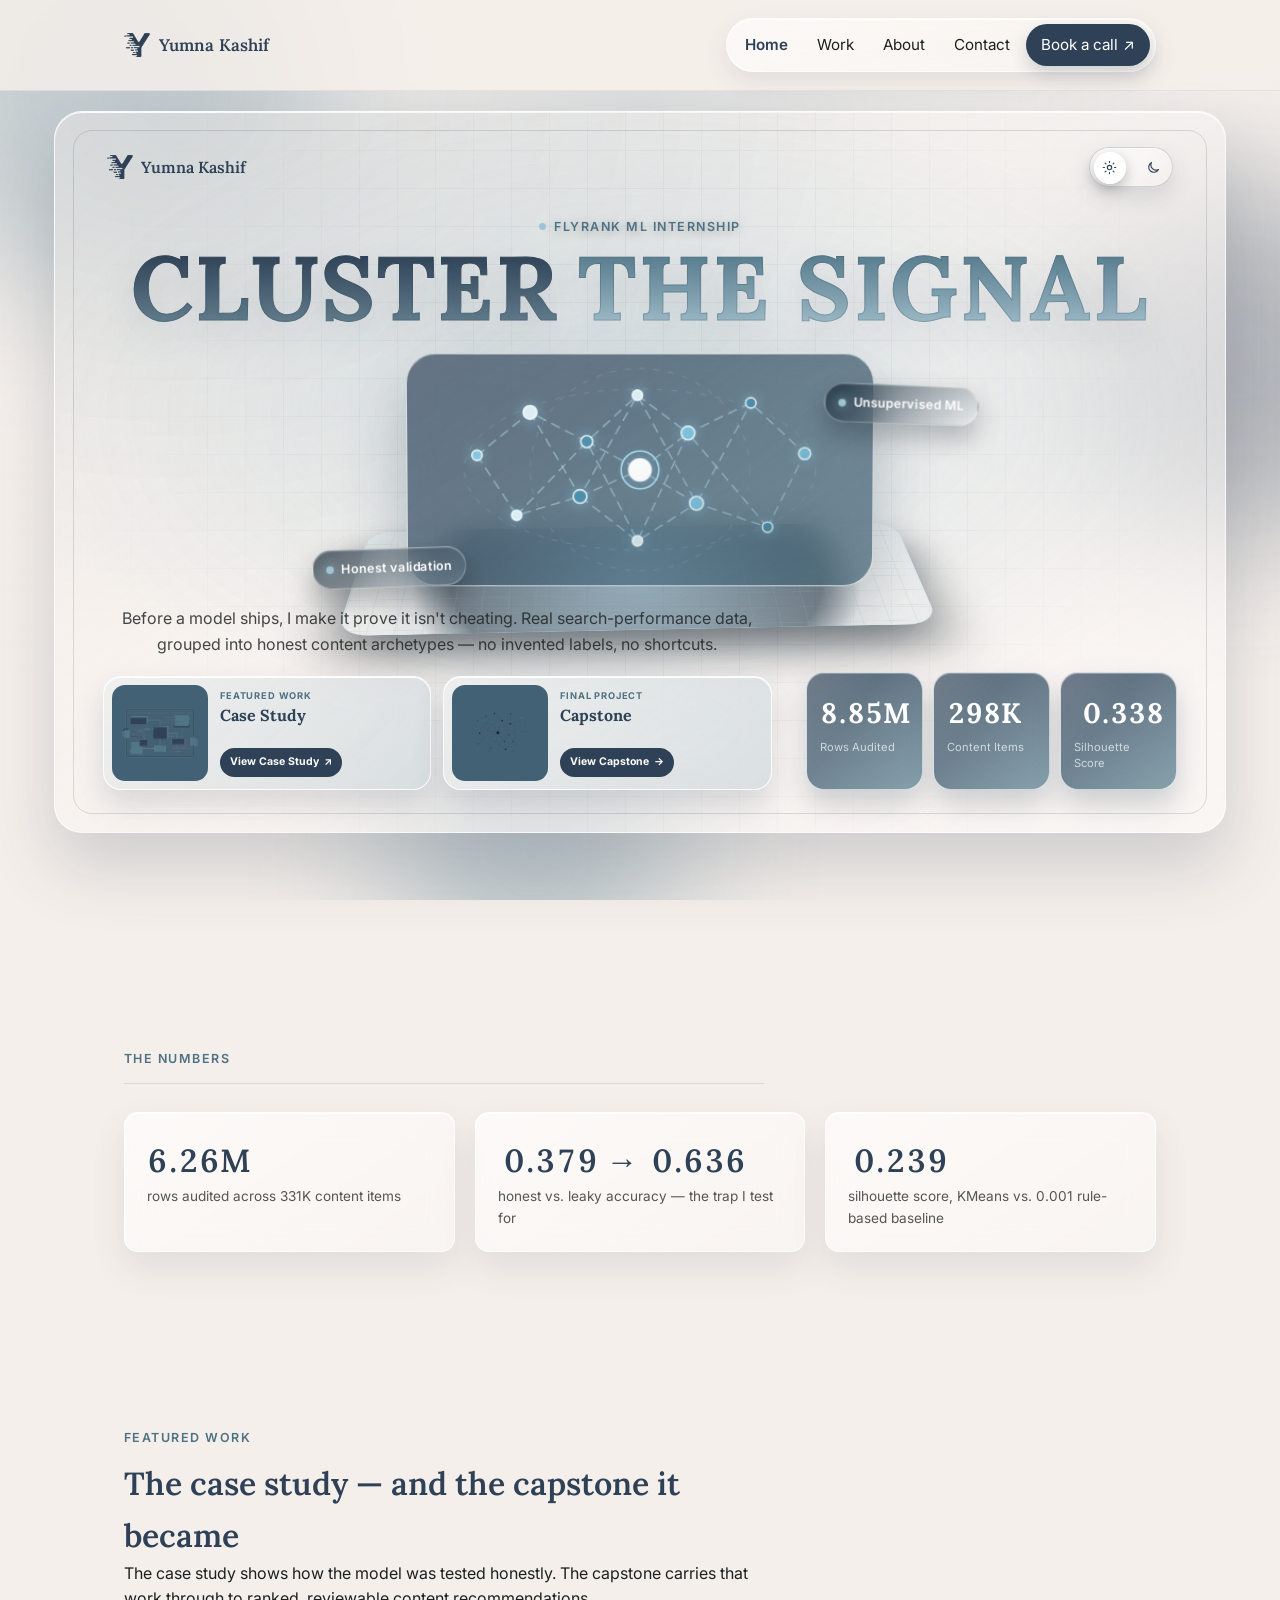
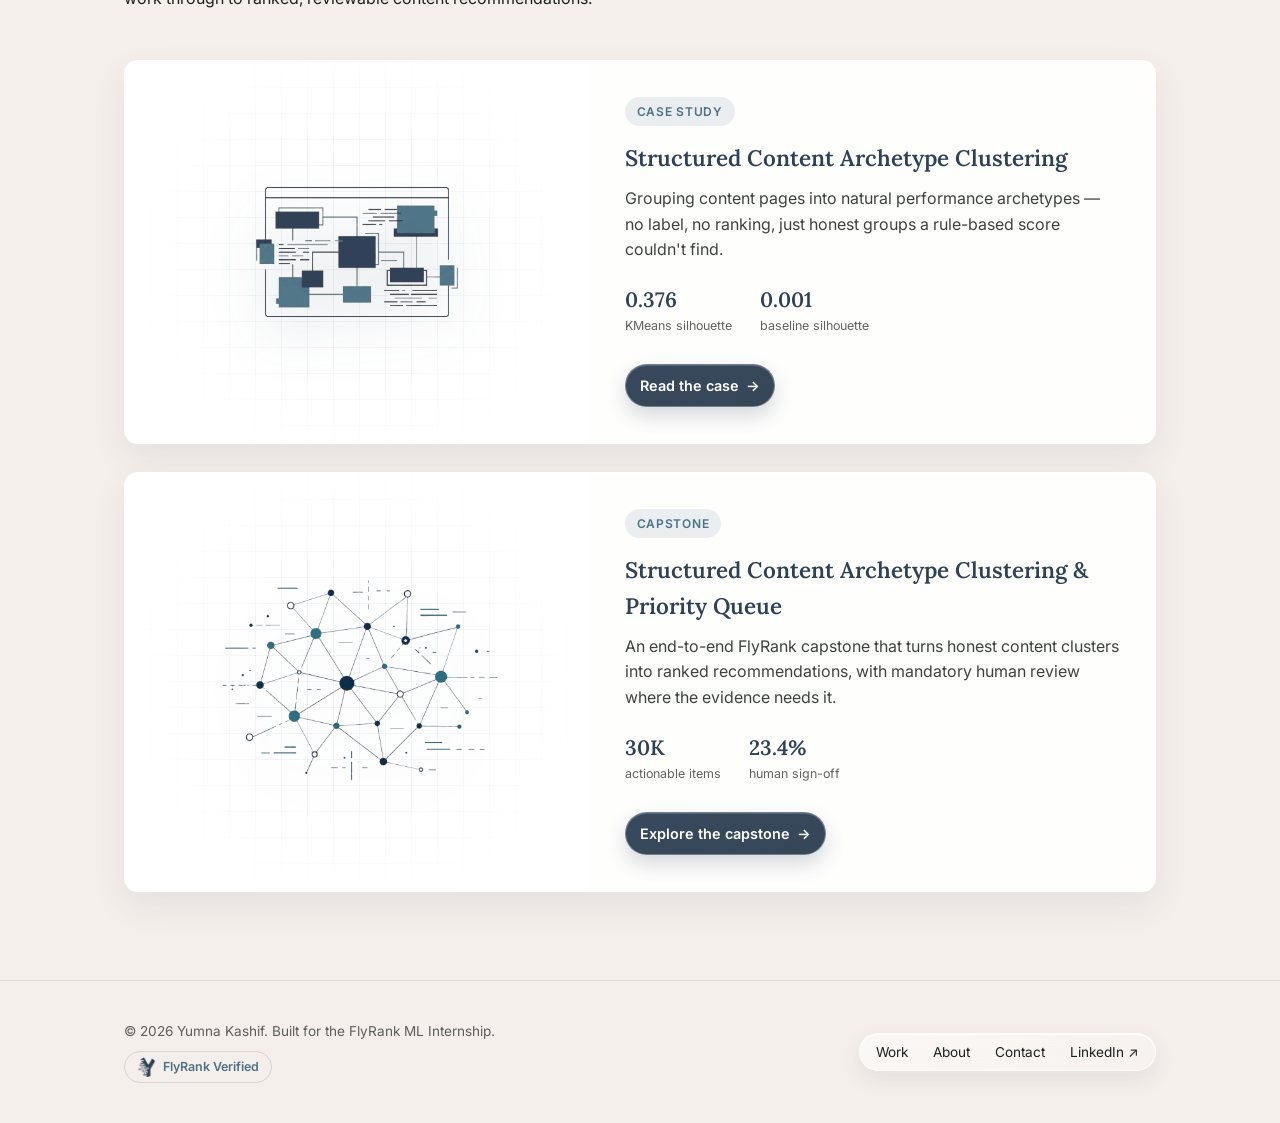
<file: index.html>
<!DOCTYPE html>
<html lang="en">
<head>
<meta charset="UTF-8">
<meta name="viewport" content="width=device-width, initial-scale=1.0">
<title>Yumna Kashif — ML Portfolio</title>

<!-- Basic SEO & Social Share Preview Meta Tags -->
<meta name="description" content="Yumna Kashif — Data Science & ML Intern at FlyRank. Real notebooks, honest metrics, and a working clustering model tested against a rule-based baseline.">
<meta property="og:title" content="Yumna Kashif — ML Portfolio">
<meta property="og:description" content="Data Science & ML Intern portfolio — real notebooks, honest metrics, no invented labels.">
<meta property="og:type" content="website">
<meta property="og:url" content="https://yumnakashif-ml-internship-portfolio.netlify.app/">
<meta property="og:image" content="https://yumnakashif-ml-internship-portfolio.netlify.app/images/logo.png">

<link rel="preconnect" href="https://fonts.googleapis.com">
<link href="https://fonts.googleapis.com/css2?family=Lora:wght@500;600;700&family=Inter:wght@400;500;600&display=swap" rel="stylesheet">
<link rel="stylesheet" href="style.css">
<link rel="icon" type="image/png" href="images/favicon-32.png">
<link rel="apple-touch-icon" href="images/apple-touch-icon.png">
<script>
  try {
    const savedTheme = localStorage.getItem('portfolio-theme');
    if (savedTheme === 'dark') document.documentElement.dataset.theme = 'dark';
  } catch (e) {}
</script>

<!-- Free, cookieless analytics -->
<script data-goatcounter="https://yumnakashif.goatcounter.com/count" async src="//gc.zgo.at/count.js"></script>
</head>
<body class="home-page">

<div class="ambient-glow"><span></span><span></span><span></span></div>
<div class="scroll-progress" id="scrollProgress"></div>

<header>
  <nav>
    <a class="brand" href="index.html"><img src="images/logo.png" alt="Y" class="brand-logo">Yumna Kashif</a>
    <button class="nav-toggle" id="navToggle" aria-label="Menu" aria-expanded="false">☰</button>
    <ul class="navlinks" id="navLinks">
      <li><a class="active edge-glow" href="index.html">Home</a></li>
      <li><a class="edge-glow" href="work.html">Work</a></li>
      <li><a class="edge-glow" href="about.html">About</a></li>
      <li><a class="edge-glow" href="contact.html">Contact</a></li>
      <li class="nav-book-item"><a class="nav-book edge-glow" href="contact.html">Book a call <span aria-hidden="true">↗</span></a></li>
    </ul>
  </nav>
</header>

<section class="home-hero-section">
  <div class="wrap" style="max-width:1220px;">
    <div class="big-hero reveal in" id="bigHero">
      <div class="bh-nav">
        <a class="bh-brand" href="index.html"><img src="images/logo.png" alt="Y" class="brand-logo brand-logo-light">Yumna Kashif</a>
        <div class="bh-cta">
          <button class="theme-toggle" id="themeToggle" type="button" aria-label="Switch to dark theme" aria-pressed="false">
            <span class="theme-icon theme-sun"><svg viewBox="0 0 24 24" aria-hidden="true"><circle cx="12" cy="12" r="3.5"></circle><path d="M12 2v2M12 20v2M4.9 4.9l1.4 1.4M17.7 17.7l1.4 1.4M2 12h2M20 12h2M4.9 19.1l1.4-1.4M17.7 6.3l1.4-1.4"></path></svg></span>
            <span class="theme-toggle-knob"></span>
            <span class="theme-icon theme-moon"><svg viewBox="0 0 24 24" aria-hidden="true"><path d="M20 15.2A8.3 8.3 0 0 1 8.8 4a8.3 8.3 0 1 0 11.2 11.2Z"></path></svg></span>
          </button>
        </div>
      </div>

      <div class="bh-title-wrap">
        <span class="eyebrow eyebrow-live bh-eyebrow"><span class="eyebrow-dot"></span><span class="eyebrow-text">FlyRank ML Internship</span></span>
        <h1 class="bh-title"><span class="bh-title-primary">CLUSTER</span> <span class="bh-title-secondary">THE SIGNAL</span></h1>
        <div class="bh-stage" id="heroStage" aria-hidden="true">
          <div class="bh-depth" id="heroDepth">
            <div class="bh-data-plane"></div>
            <div class="bh-network-card">
              <svg class="animated-network" viewBox="0 0 520 270" aria-hidden="true">
                <g class="network-orbits">
                  <ellipse cx="260" cy="135" rx="205" ry="94"></ellipse>
                  <ellipse cx="260" cy="135" rx="128" ry="118"></ellipse>
                </g>
                <g class="network-lines">
                  <path d="M70 118 132 68 198 102 257 48 316 92 389 57 452 116"></path>
                  <path d="M70 118 116 188 190 166 257 218 326 174 409 202 452 116"></path>
                  <path d="M132 68 190 166 257 48 326 174 389 57"></path>
                  <path d="M116 188 198 102 257 218 316 92 409 202"></path>
                  <path d="M198 102 260 135 316 92M190 166 260 135 326 174"></path>
                </g>
                <g class="network-nodes">
                  <circle cx="70" cy="118" r="6"></circle><circle cx="132" cy="68" r="8"></circle>
                  <circle cx="198" cy="102" r="7"></circle><circle cx="257" cy="48" r="6"></circle>
                  <circle cx="316" cy="92" r="8"></circle><circle cx="389" cy="57" r="6"></circle>
                  <circle cx="452" cy="116" r="7"></circle><circle cx="116" cy="188" r="6"></circle>
                  <circle cx="190" cy="166" r="8"></circle><circle cx="257" cy="218" r="6"></circle>
                  <circle cx="326" cy="174" r="8"></circle><circle cx="409" cy="202" r="6"></circle>
                  <circle class="network-core" cx="260" cy="135" r="13"></circle>
                </g>
                <circle class="network-pulse" cx="260" cy="135" r="22"></circle>
              </svg>
            </div>
            <span class="bh-scene-chip chip-model">Unsupervised ML</span>
            <span class="bh-scene-chip chip-proof">Honest validation</span>
          </div>
        </div>
      </div>

      <div class="bh-bottom">
        <div class="bh-copy">
          <p class="bh-subtitle">Before a model ships, I make it prove it isn't cheating. Real search-performance data, grouped into honest content archetypes — no invented labels, no shortcuts.</p>
          <div class="bh-project-links">
            <a class="bh-project-card" href="work.html">
              <span class="bh-project-image"><img src="images/case-illustration.png" alt=""></span>
              <span class="bh-project-copy">
                <span class="bh-project-kicker">Featured work</span>
                <strong>Case Study</strong>
                <span class="bh-project-cta edge-glow">View Case Study <span aria-hidden="true">↗</span></span>
              </span>
            </a>
            <a class="bh-project-card" href="work.html#capstone">
              <span class="bh-project-image capstone-thumb"><img src="images/capstone-network.png" alt=""></span>
              <span class="bh-project-copy">
                <span class="bh-project-kicker">Final project</span>
                <strong>Capstone</strong>
                <span class="bh-project-cta edge-glow">View Capstone <span aria-hidden="true">→</span></span>
              </span>
            </a>
          </div>
        </div>
        <div class="bh-badges" aria-label="Project highlights">
          <div class="bh-badge highlight-edge"><div class="num" data-count="9.84" data-suffix="M">9.84M</div><div class="label">Rows Audited</div></div>
          <div class="bh-badge highlight-edge"><div class="num" data-count="331" data-suffix="K">331K</div><div class="label">Content Items</div></div>
          <div class="bh-badge highlight-edge"><div class="num" data-count="0.376">0.376</div><div class="label">Silhouette Score</div></div>
        </div>
      </div>
    </div>
  </div>
</section>

<section>
  <div class="wrap">
    <div class="stats-head reveal">
      <span class="eyebrow">The numbers</span>
      <hr>
    </div>
    <div class="stats reveal">
      <div class="stat tilt-card highlight-edge">
        <div class="num" data-count="9.84" data-suffix="M">9.84M</div>
        <div class="label">rows audited across 331K content items</div>
      </div>
      <div class="stat tilt-card highlight-edge">
        <div class="num"><span data-count="0.596">0.596</span> → <span data-count="1.000">1.000</span></div>
        <div class="label">honest vs. leaky accuracy — the trap I test for</div>
      </div>
      <div class="stat tilt-card highlight-edge">
        <div class="num" data-count="0.376">0.376</div>
        <div class="label">silhouette score, KMeans vs. 0.001 rule-based baseline</div>
      </div>
    </div>
  </div>
</section>

<section>
  <div class="wrap">
    <div class="section-head reveal">
      <span class="eyebrow">Featured work</span>
      <h2>The case study — and the capstone it became</h2>
      <p>The case study shows how the model was tested honestly. The capstone carries that work through to ranked, reviewable content recommendations.</p>
    </div>

    <a class="case-card tilt-card reveal-3d highlight-edge" href="work.html">
      <div class="case-cover-wrap"><img src="images/case-illustration.png" alt="Case study preview frame"></div>
      <div class="case-body">
        <span class="case-tag">Case Study</span>
        <h3>Structured Content Archetype Clustering</h3>
        <p>Grouping content pages into natural performance archetypes — no label, no ranking, just honest groups a rule-based score couldn't find.</p>
        <div class="case-metrics">
          <div>
            <div class="m-num">0.376</div>
            <div class="m-label">KMeans silhouette</div>
          </div>
          <div>
            <div class="m-num">0.001</div>
            <div class="m-label">baseline silhouette</div>
          </div>
        </div>
        <div class="case-arrow edge-glow">Read the case <span>→</span></div>
      </div>
    </a>

    <a class="case-card capstone-card tilt-card reveal-3d highlight-edge" href="work.html#capstone">
      <div class="case-cover-wrap capstone-cover">
        <img src="images/capstone-network.png" alt="Structured clustering network preview">
      </div>
      <div class="case-body">
        <span class="case-tag">Capstone</span>
        <h3>Structured Content Archetype Clustering &amp; Priority Queue</h3>
        <p>An end-to-end FlyRank capstone that turns honest content clusters into ranked recommendations, with mandatory human review where the evidence needs it.</p>
        <div class="case-metrics">
          <div>
            <div class="m-num">30K</div>
            <div class="m-label">actionable items</div>
          </div>
          <div>
            <div class="m-num">23.4%</div>
            <div class="m-label">human sign-off</div>
          </div>
        </div>
        <div class="case-arrow edge-glow">Explore the capstone <span>→</span></div>
      </div>
    </a>
  </div>
</section>

<footer>
  <div class="wrap">
    <div class="footer-left">
    <p>© 2026 Yumna Kashif. Built for the FlyRank ML Internship.</p>
    <a class="footer-badge" href="https://internship.flyrank.ai/verify/FR-D11-88DEB-01018?first_name=Yumna" target="_blank" rel="noopener"><img src="images/logo.png" alt="FlyRank verified credential badge" width="20" height="20">FlyRank Verified</a>
    </div>
    <ul class="navlinks">
      <li><a class="edge-glow" href="work.html">Work</a></li>
      <li><a class="edge-glow" href="about.html">About</a></li>
      <li><a class="edge-glow" href="contact.html">Contact</a></li>
      <li><a class="edge-glow" href="https://www.linkedin.com/in/yumna-kashif-3a69ba357/" target="_blank" rel="noopener">LinkedIn ↗</a></li>
    </ul>
  </div>
</footer>

<script src="script.js"></script>
</body>
</html>
</file>
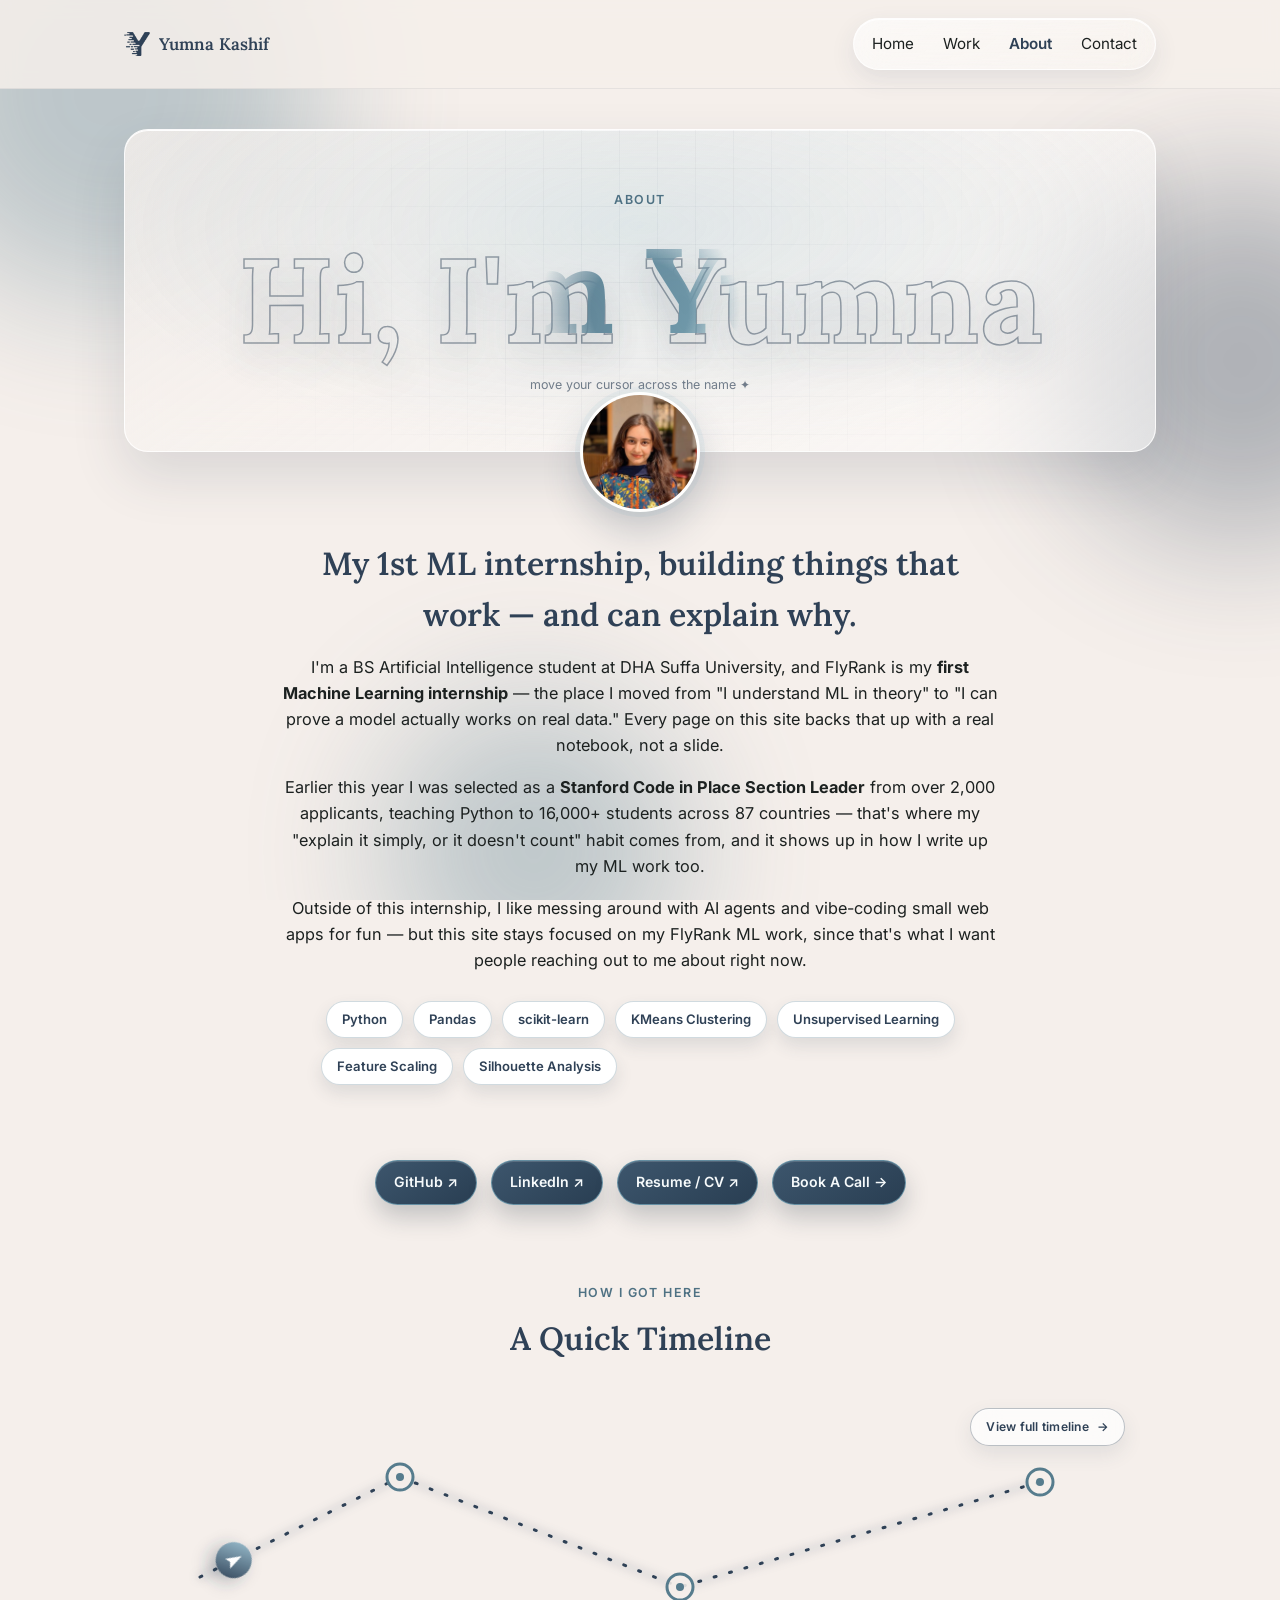
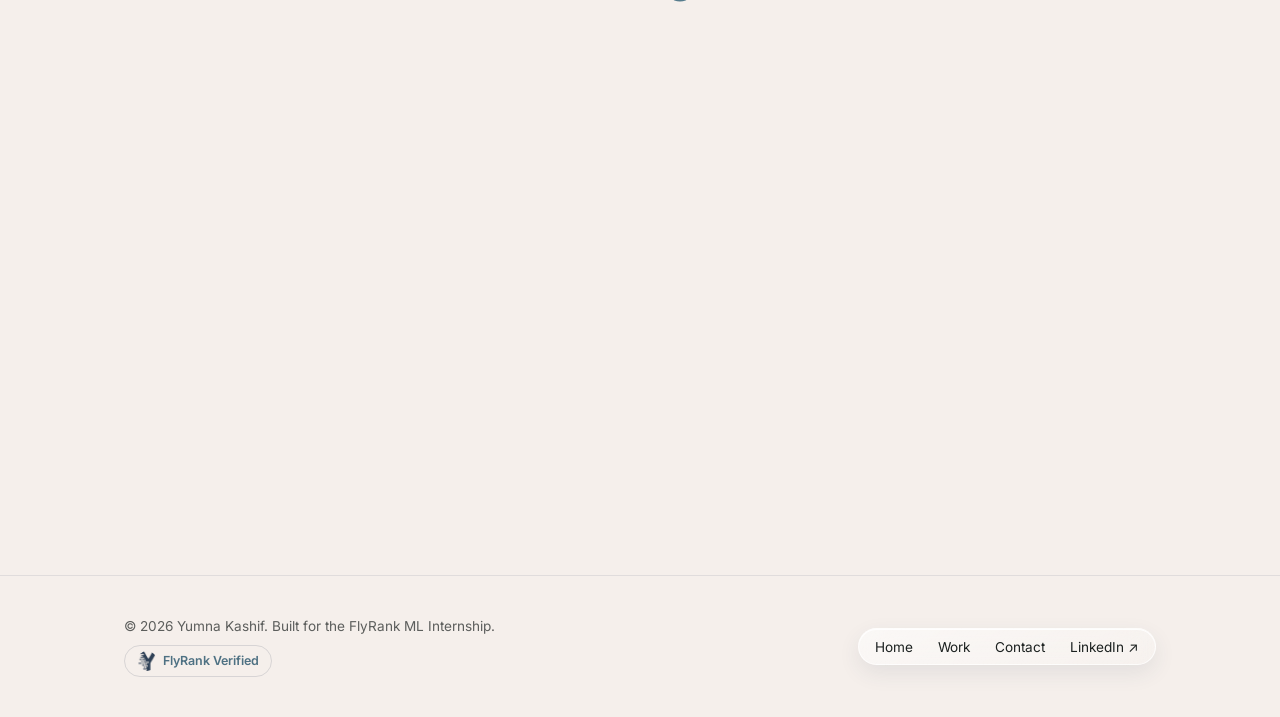
<file: about.html>
<!DOCTYPE html>
<html lang="en">
<head>
<meta charset="UTF-8">
<meta name="viewport" content="width=device-width, initial-scale=1.0">
<title>About — Yumna Kashif</title>

<!-- Basic SEO & Social Share Preview Meta Tags -->
<meta name="description" content="About Yumna Kashif — BS AI student, Stanford Code in Place Section Leader, and FlyRank ML intern.">
<meta property="og:title" content="About — Yumna Kashif">
<meta property="og:description" content="BS AI student, Stanford Code in Place Section Leader, FlyRank ML intern.">
<meta property="og:type" content="website">
<meta property="og:url" content="https://yumnakashif-ml-internship-portfolio.netlify.app/about">
<meta property="og:image" content="https://yumnakashif-ml-internship-portfolio.netlify.app/images/logo.png">

<link rel="preconnect" href="https://fonts.googleapis.com">
<link href="https://fonts.googleapis.com/css2?family=Lora:wght@500;600;700&family=Inter:wght@400;500;600&display=swap" rel="stylesheet">
<link rel="stylesheet" href="style.css">
<link rel="icon" type="image/png" href="images/favicon-32.png">
<link rel="apple-touch-icon" href="images/apple-touch-icon.png">
<script>
  try {
    if (localStorage.getItem('portfolio-theme') === 'dark') document.documentElement.dataset.theme = 'dark';
  } catch (e) {}
</script>

<!-- Free, cookieless analytics -->
<script data-goatcounter="https://yumnakashif.goatcounter.com/count" async src="//gc.zgo.at/count.js"></script>
</head>
<body class="about-page">

<div class="ambient-glow"><span></span><span></span><span></span></div>
<div class="scroll-progress" id="scrollProgress"></div>

<header>
  <nav>
    <a class="brand" href="index.html"><img src="images/logo.png" alt="Y" class="brand-logo">Yumna Kashif</a>
    <button class="nav-toggle" id="navToggle" aria-label="Menu" aria-expanded="false">☰</button>
    <ul class="navlinks" id="navLinks">
      <li><a class="edge-glow" href="index.html">Home</a></li>
      <li><a class="edge-glow" href="work.html">Work</a></li>
      <li><a class="active edge-glow" href="about.html">About</a></li>
      <li><a class="edge-glow" href="contact.html">Contact</a></li>
    </ul>
  </nav>
</header>

<section style="padding-top:40px; padding-bottom:0;">
  <div class="wrap">
    <div class="outline-hero reveal in" id="outlineHero">
      <span class="eyebrow">About</span>
      <h1 class="outline-text" id="outlineText">
        Hi, I'm Yumna
        <span class="fill-layer" id="fillLayer" aria-hidden="true">Hi, I'm Yumna</span>
      </h1>
      <p class="hint"><span class="hint-desktop">move your cursor across the name ✦</span><span class="hint-touch">drag your finger across the name ✦</span></p>
    </div>

    <div class="mini-portrait reveal in">
      <img src="images/portrait.jpg" alt="Portrait of Yumna Kashif">
    </div>

    <div class="about-text-card reveal in">
      <h2>My 1st ML internship, building things that work — and can explain why.</h2>
      <p>I'm a BS Artificial Intelligence student at DHA Suffa University, and FlyRank is my <b>first Machine Learning internship</b> — the place I moved from "I understand ML in theory" to "I can prove a model actually works on real data." Every page on this site backs that up with a real notebook, not a slide.</p>
      <p>Earlier this year I was selected as a <b>Stanford Code in Place Section Leader</b> from over 2,000 applicants, teaching Python to 16,000+ students across 87 countries — that's where my "explain it simply, or it doesn't count" habit comes from, and it shows up in how I write up my ML work too.</p>
      <p>Outside of this internship, I like messing around with AI agents and vibe-coding small web apps for fun — but this site stays focused on my FlyRank ML work, since that's what I want people reaching out to me about right now.</p>

      <div class="chip-row">
        <span class="chip-pop highlight-edge">Python</span>
        <span class="chip-pop highlight-edge">Pandas</span>
        <span class="chip-pop highlight-edge">scikit-learn</span>
        <span class="chip-pop highlight-edge">KMeans Clustering</span>
        <span class="chip-pop highlight-edge">Unsupervised Learning</span>
        <span class="chip-pop highlight-edge">Feature Scaling</span>
        <span class="chip-pop highlight-edge">Silhouette Analysis</span>
        <span class="chip-pop highlight-edge">Client-held-out Validation</span>
        <span class="chip-pop highlight-edge">Signal Auditing</span>
        <span class="chip-pop highlight-edge">Leakage Testing</span>
        <span class="chip-pop highlight-edge">Jupyter Notebooks</span>
        <span class="chip-pop highlight-edge">SQL</span>
        <span class="chip-pop highlight-edge">Git / GitHub</span>
        <span class="chip-pop highlight-edge">Research Communication</span>
      </div>

      <div class="link-row" style="justify-content:center;">
        <a class="link-chip highlight-edge cta-shine" href="https://github.com/yumna-09/" target="_blank" rel="noopener">GitHub ↗</a>
        <a class="link-chip highlight-edge cta-shine" href="https://www.linkedin.com/in/yumna-kashif-3a69ba357/" target="_blank" rel="noopener">LinkedIn ↗</a>
        <a class="link-chip highlight-edge cta-shine" href="cv.pdf" target="_blank" rel="noopener">Resume / CV ↗</a>
        <a class="link-chip highlight-edge cta-shine" href="contact.html">Book A Call →</a>
      </div>
    </div>
  </div>
</section>

<section class="journey-section">
  <div class="wrap">
    <div class="section-head reveal" style="text-align:center; max-width:560px; margin-left:auto; margin-right:auto;">
      <span class="eyebrow">How I got here</span>
      <h2>A Quick Timeline</h2>
    </div>

    <div class="journey-map reveal-3d" id="journeyMap" data-journey-map>
      <button class="journey-skip" type="button" data-journey-skip aria-controls="journeyMap">
        View full timeline <span aria-hidden="true">→</span>
      </button>
      <svg class="journey-track" viewBox="0 0 1000 240" role="img" aria-label="Animated route from DHA Suffa University to Stanford University and FlyRank AI">
        <defs>
          <linearGradient id="trackerFill" x1="0" y1="0" x2="1" y2="1">
            <stop offset="0" stop-color="#9fc4d4"></stop>
            <stop offset="1" stop-color="#2f4156"></stop>
          </linearGradient>
          <filter id="trackerShadow" x="-80%" y="-80%" width="260%" height="260%">
            <feDropShadow dx="0" dy="8" stdDeviation="8" flood-color="#2f4156" flood-opacity=".3"></feDropShadow>
          </filter>
        </defs>
        <path class="journey-route-shadow" d="M60 165 L260 65 L540 175 L900 70"></path>
        <path class="journey-route" d="M60 165 L260 65 L540 175 L900 70"></path>
        <g class="journey-stop" data-journey-stop="0"><circle cx="260" cy="65" r="13"></circle><circle cx="260" cy="65" r="4"></circle></g>
        <g class="journey-stop" data-journey-stop="1"><circle cx="540" cy="175" r="13"></circle><circle cx="540" cy="175" r="4"></circle></g>
        <g class="journey-stop" data-journey-stop="2"><circle cx="900" cy="70" r="13"></circle><circle cx="900" cy="70" r="4"></circle></g>
        <g class="journey-tracker" data-journey-tracker transform="translate(60 165)" filter="url(#trackerShadow)">
          <circle r="18" fill="url(#trackerFill)"></circle>
          <path d="M-5 7 0-9 6 7 0 4Z" fill="#fff"></path>
        </g>
      </svg>

      <div class="journey-stage" aria-live="polite">
        <article class="journey-story highlight-edge" data-journey-story="0" aria-hidden="true">
          <div class="journey-final-icon journey-final-icon--dsu" aria-hidden="true">
            <svg viewBox="0 0 48 48"><path d="M5 17 24 7l19 10"></path><path d="M8 19h32"></path><path d="M11 19v18M19 19v18M29 19v18M37 19v18"></path><path d="M7 38h34M4 43h40"></path></svg>
          </div>
          <div class="journey-copy">
            <span class="journey-year">2024 — Present</span>
            <h3>BS Artificial Intelligence</h3>
            <h4>DHA Suffa University</h4>
            <p class="journey-detail" data-journey-detail>5th semester, CGPA 3.41 — deepening ML fundamentals through coursework and self-directed projects.</p>
          </div>
        </article>

        <article class="journey-story highlight-edge" data-journey-story="1" aria-hidden="true">
          <div class="journey-final-icon journey-final-icon--stanford" aria-hidden="true">
            <svg viewBox="0 0 48 48"><path d="M16 39V17h16v22"></path><path d="m15 17 3-10h12l3 10"></path><path d="M21 7V3h6v4M20 24h8M20 30h8"></path><path d="M11 39h26M7 44h34"></path></svg>
          </div>
          <div class="journey-copy">
            <span class="journey-year">Apr – May 2026</span>
            <h3>Section Leader, Code in Place</h3>
            <h4>Stanford University</h4>
            <p class="journey-detail" data-journey-detail>Selected from 2,000+ applicants to teach Python to 16,000+ students across 87 countries.</p>
          </div>
        </article>

        <article class="journey-story highlight-edge" data-journey-story="2" aria-hidden="true">
          <div class="journey-final-icon journey-final-icon--flyrank" aria-hidden="true">
            <svg viewBox="0 0 48 48"><path d="M11 43V14l13-8 13 8v29"></path><path d="M18 17h4M26 17h4M18 24h4M26 24h4M18 31h4M26 31h4"></path><path d="M21 43V36h6v7M6 43h36"></path><path class="journey-icon-signal" d="M24 6V2M31 8l3-3M17 8l-3-3"></path></svg>
          </div>
          <div class="journey-copy">
            <span class="journey-year">Jul 2026 — Present</span>
            <h3>ML Engineering Intern</h3>
            <h4>FlyRank AI</h4>
            <p class="journey-detail" data-journey-detail>Building and evaluating models on real search-performance data — this site is that work, in progress.</p>
          </div>
        </article>
      </div>
    </div>
  </div>
</section>

<footer>
  <div class="wrap">
    <div class="footer-left">
    <p>© 2026 Yumna Kashif. Built for the FlyRank ML Internship.</p>
    <a class="footer-badge" href="https://internship.flyrank.ai/verify/FR-D11-88DEB-01018?first_name=Yumna" target="_blank" rel="noopener"><img src="images/logo.png" alt="FlyRank verified credential badge" width="20" height="20">FlyRank Verified</a>
    </div>
    <ul class="navlinks">
      <li><a class="edge-glow" href="index.html">Home</a></li>
      <li><a class="edge-glow" href="work.html">Work</a></li>
      <li><a class="edge-glow" href="contact.html">Contact</a></li>
      <li><a class="edge-glow" href="https://www.linkedin.com/in/yumna-kashif-3a69ba357/" target="_blank" rel="noopener">LinkedIn ↗</a></li>
    </ul>
  </div>
</footer>

<script src="script.js"></script>
</body>
</html>
</file>
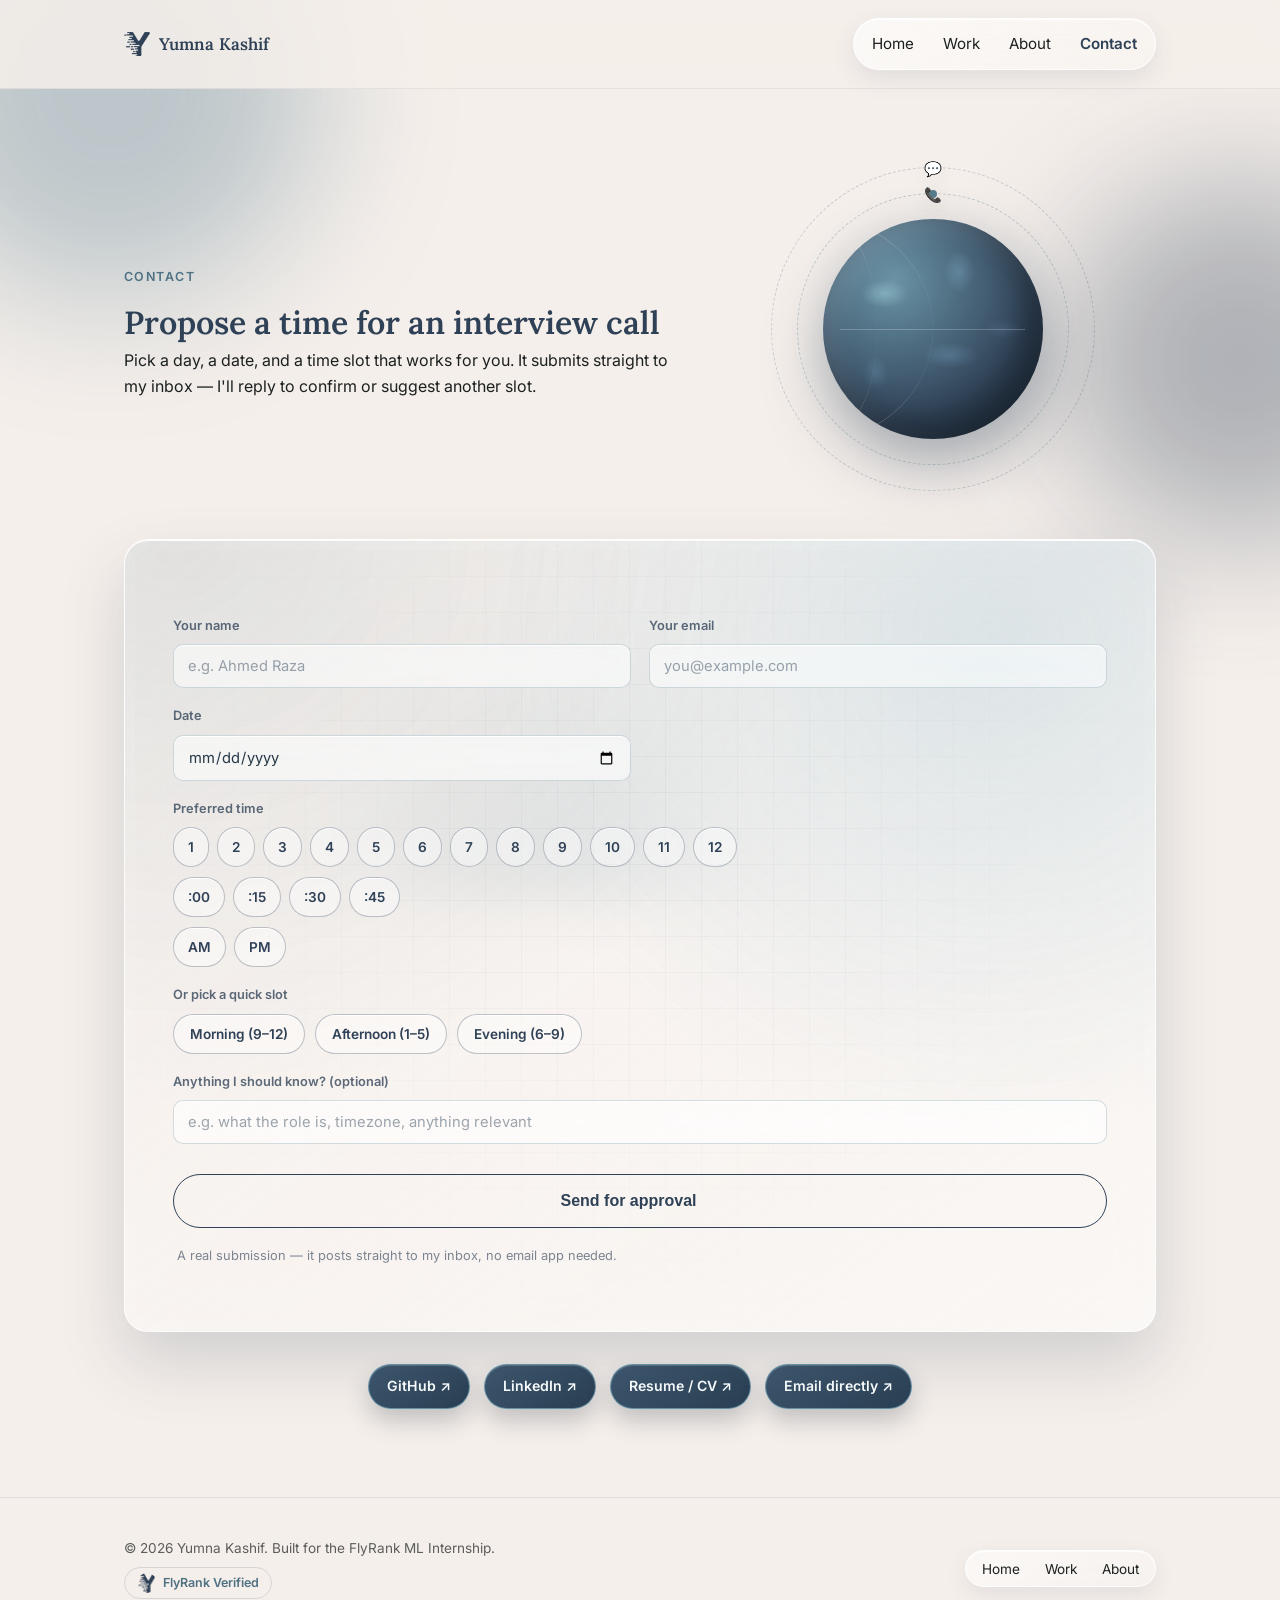
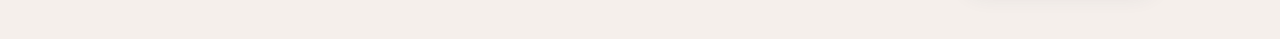
<file: contact.html>
<!DOCTYPE html>
<html lang="en">
<head>
<meta charset="UTF-8">
<meta name="viewport" content="width=device-width, initial-scale=1.0">

<!-- Basic SEO & Social Share Preview Meta Tags -->
<title>Contact — Yumna Kashif</title>
<meta name="description" content="Propose an interview call or get in touch with Yumna Kashif — Data Science & ML Intern.">
<meta property="og:title" content="Contact — Yumna Kashif">
<meta property="og:description" content="Propose an interview call or schedule a slot straight to my inbox.">
<meta property="og:type" content="website">
<meta property="og:url" content="https://yumnakashif-ml-internship-portfolio.netlify.app/contact">
<meta property="og:image" content="https://yumnakashif-ml-internship-portfolio.netlify.app/images/logo.png">

<link rel="preconnect" href="https://fonts.googleapis.com">
<link href="https://fonts.googleapis.com/css2?family=Lora:wght@500;600;700&family=Inter:wght@400;500;600&display=swap" rel="stylesheet">
<link rel="stylesheet" href="style.css">
<link rel="icon" type="image/png" href="images/favicon-32.png">
<link rel="apple-touch-icon" href="images/apple-touch-icon.png">
<script>
  try {
    if (localStorage.getItem('portfolio-theme') === 'dark') document.documentElement.dataset.theme = 'dark';
  } catch (e) {}
</script>

<!-- Free, cookieless analytics -->
<script data-goatcounter="https://yumnakashif.goatcounter.com/count" async src="//gc.zgo.at/count.js"></script>
</head>
<body class="contact-page">

<div class="ambient-glow"><span></span><span></span><span></span></div>
<div class="scroll-progress" id="scrollProgress"></div>

<header>
  <nav>
    <a class="brand" href="index.html"><img src="images/logo.png" alt="Y" class="brand-logo">Yumna Kashif</a>
    <button class="nav-toggle" id="navToggle" aria-label="Menu" aria-expanded="false">☰</button>
    <ul class="navlinks" id="navLinks">
      <li><a class="edge-glow" href="index.html">Home</a></li>
      <li><a class="edge-glow" href="work.html">Work</a></li>
      <li><a class="edge-glow" href="about.html">About</a></li>
      <li><a class="active edge-glow" href="contact.html">Contact</a></li>
    </ul>
  </nav>
</header>

<section class="contact-section">
  <div class="wrap">
    <div class="contact-hero-grid">
      <div class="section-head reveal in" style="max-width:640px; margin-bottom:0;">
        <span class="eyebrow" style="margin-top: 24px; display: inline-block;">Contact</span>
        <h2>Propose a time for an interview call</h2>
        <p>Pick a day, a date, and a time slot that works for you. It submits straight to my inbox — I'll reply to confirm or suggest another slot.</p>
      </div>

      <div class="globe-scene tilt-card" id="globeScene" aria-hidden="true">
        <div class="globe-inner" id="globeInner">
          <div class="globe-glow"></div>
          <div class="globe-sphere">
            <span class="globe-meridian m1"></span>
            <span class="globe-meridian m2"></span>
            <span class="globe-meridian m3"></span>
            <span class="globe-equator"></span>
          </div>
          <div class="orbit-ring g-r1"><span class="orbit-chip">📞</span></div>
          <div class="orbit-ring g-r2"><span class="orbit-chip">💬</span></div>
        </div>
      </div>
    </div>

    <form class="scheduler reveal-3d highlight-edge" id="schedForm">
      <div class="sched-grid">
        <div class="sched-field">
          <label for="schedName">Your name</label>
          <input type="text" id="schedName" placeholder="e.g. Ahmed Raza" required maxlength="100">
        </div>
        <div class="sched-field">
          <label for="schedEmail">Your email</label>
          <input type="email" id="schedEmail" placeholder="you@example.com" required>
        </div>
        <div class="sched-field">
          <label for="schedDate">Date</label>
          <input type="date" id="schedDate" required>
        </div>
        <div class="sched-field sched-full">
          <label>Preferred time</label>
          <div class="chip-picker">
            <div class="chip-group" id="hourChips">
              <button type="button" class="chip-mini" data-hour="1" aria-pressed="false">1</button><button type="button" class="chip-mini" data-hour="2" aria-pressed="false">2</button>
              <button type="button" class="chip-mini" data-hour="3" aria-pressed="false">3</button><button type="button" class="chip-mini" data-hour="4" aria-pressed="false">4</button>
              <button type="button" class="chip-mini" data-hour="5" aria-pressed="false">5</button><button type="button" class="chip-mini" data-hour="6" aria-pressed="false">6</button>
              <button type="button" class="chip-mini" data-hour="7" aria-pressed="false">7</button><button type="button" class="chip-mini" data-hour="8" aria-pressed="false">8</button>
              <button type="button" class="chip-mini" data-hour="9" aria-pressed="false">9</button><button type="button" class="chip-mini" data-hour="10" aria-pressed="false">10</button>
              <button type="button" class="chip-mini" data-hour="11" aria-pressed="false">11</button><button type="button" class="chip-mini" data-hour="12" aria-pressed="false">12</button>
            </div>
            <div class="chip-group" id="minuteChips">
              <button type="button" class="chip-mini" data-min="00" aria-pressed="false">:00</button><button type="button" class="chip-mini" data-min="15" aria-pressed="false">:15</button>
              <button type="button" class="chip-mini" data-min="30" aria-pressed="false">:30</button><button type="button" class="chip-mini" data-min="45" aria-pressed="false">:45</button>
            </div>
            <div class="chip-group" id="ampmChips">
              <button type="button" class="chip-mini" data-ampm="AM" aria-pressed="false">AM</button><button type="button" class="chip-mini" data-ampm="PM" aria-pressed="false">PM</button>
            </div>
          </div>
        </div>
        <div class="sched-field sched-full">
          <label>Or pick a quick slot</label>
          <div class="sched-slots" id="schedSlots">
            <button type="button" class="sched-slot" data-slot="Morning (9–12)" aria-pressed="false">Morning (9–12)</button>
            <button type="button" class="sched-slot" data-slot="Afternoon (1–5)" aria-pressed="false">Afternoon (1–5)</button>
            <button type="button" class="sched-slot" data-slot="Evening (6–9)" aria-pressed="false">Evening (6–9)</button>
          </div>
        </div>
        <div class="sched-field sched-full">
          <label for="schedNote">Anything I should know? (optional)</label>
          <input type="text" id="schedNote" placeholder="e.g. what the role is, timezone, anything relevant" maxlength="500">
        </div>
      </div>

      <button type="submit" class="sched-submit highlight-edge cta-shine" id="schedSubmit">
        <span class="approval-water" aria-hidden="true"></span>
        <span class="approval-shine" aria-hidden="true"></span>
        <span class="btn-text">Send for approval</span>
        <span class="check">✓</span>
      </button>

      <div class="approval-road" id="approvalRoad" aria-hidden="true" aria-live="polite">
        <span class="road-line"></span>
        <span class="approval-runner" id="approvalRunner">
          <svg viewBox="0 0 24 24" aria-hidden="true"><rect x="3" y="5" width="18" height="14" rx="3"></rect><path d="m4 7 8 6 8-6"></path></svg>
        </span>
        <span class="approval-inbox" id="approvalInbox">
          <svg viewBox="0 0 24 24" aria-hidden="true"><path d="M4 5h16l1 11a3 3 0 0 1-3 3H6a3 3 0 0 1-3-3L4 5Z"></path><path d="M3.5 14h5l1.5 2h4l1.5-2h5"></path></svg>
        </span>
        <span class="approval-status" id="approvalStatus">Sending securely</span>
      </div>

      <p class="sched-note">A real submission — it posts straight to my inbox, no email app needed.</p>
      <p class="sched-error" id="schedError" role="alert" aria-live="polite" style="display:none;"></p>
    </form>

    <div class="link-row contact-link-row reveal">
      <a class="link-chip highlight-edge cta-shine" href="https://github.com/yumna-09/" target="_blank" rel="noopener">GitHub ↗</a>
      <a class="link-chip highlight-edge cta-shine" href="https://www.linkedin.com/in/yumna-kashif-3a69ba357/" target="_blank" rel="noopener">LinkedIn ↗</a>
      <a class="link-chip highlight-edge cta-shine" href="cv.pdf" target="_blank" rel="noopener">Resume / CV ↗</a>
      <a class="link-chip highlight-edge cta-shine" href="mailto:yumna6431@gmail.com">Email directly ↗</a>
    </div>
  </div>
</section>

<footer>
  <div class="wrap">
    <div class="footer-left">
    <p>© 2026 Yumna Kashif. Built for the FlyRank ML Internship.</p>
    <a class="footer-badge" href="https://internship.flyrank.ai/verify/FR-D11-88DEB-01018?first_name=Yumna" target="_blank" rel="noopener"><img src="images/logo.png" alt="FlyRank verified credential badge" width="20" height="20">FlyRank Verified</a>
    </div>
    <ul class="navlinks">
      <li><a class="edge-glow" href="index.html">Home</a></li>
      <li><a class="edge-glow" href="work.html">Work</a></li>
      <li><a class="edge-glow" href="about.html">About</a></li>
    </ul>
  </div>
</footer>

<script src="script.js"></script>
</body>
</html>
</file>
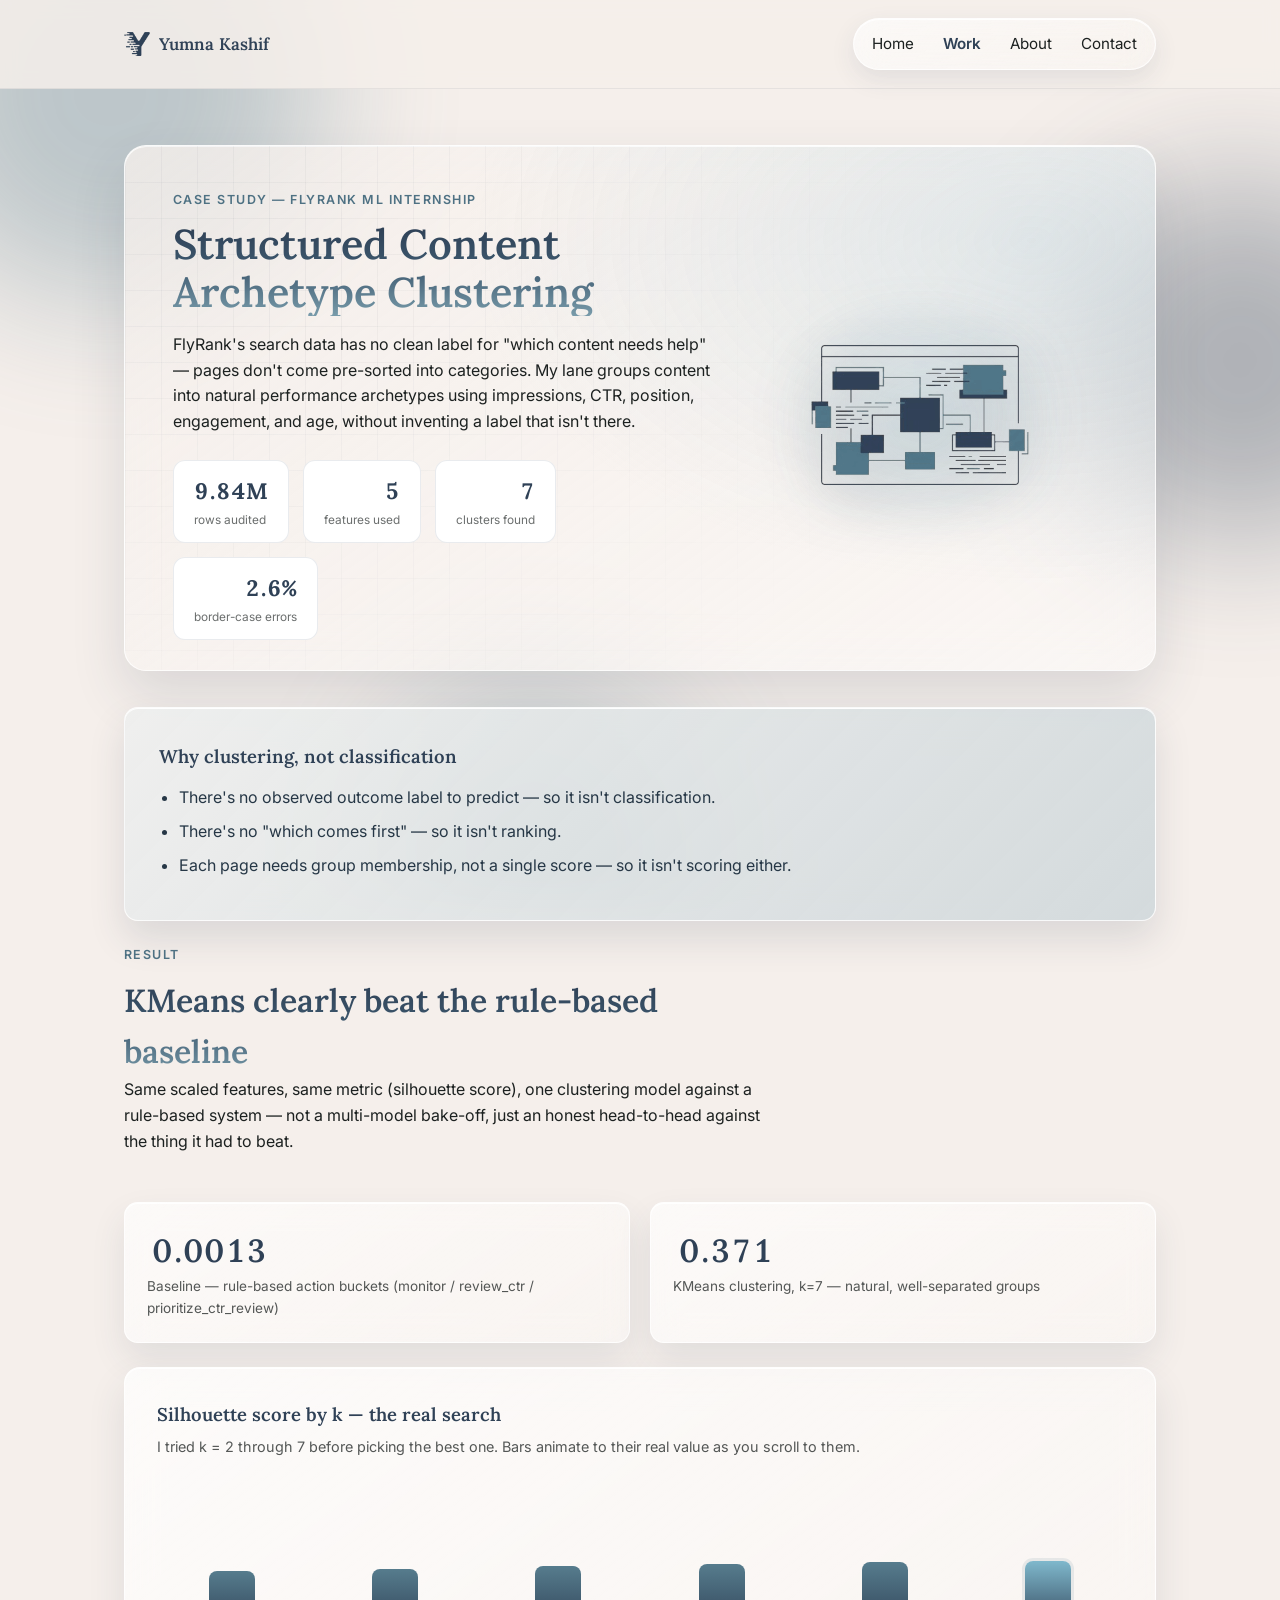
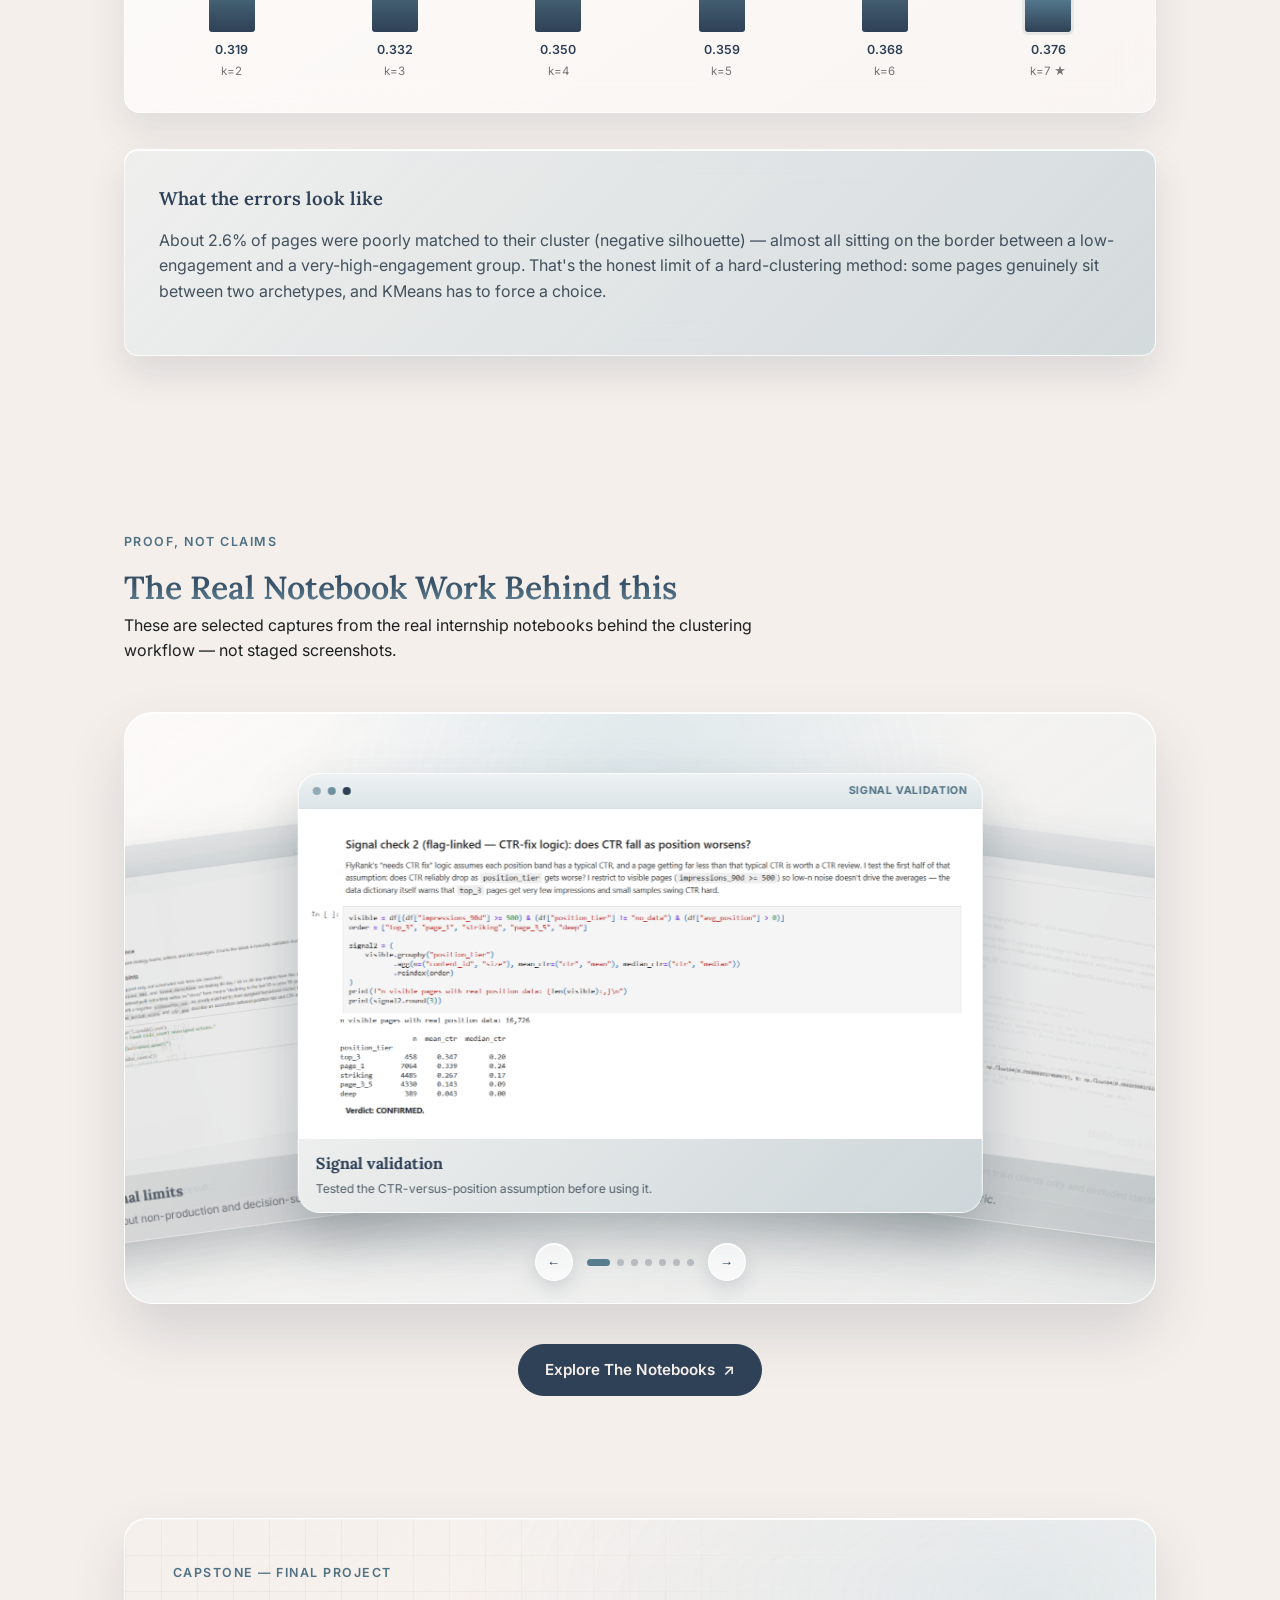
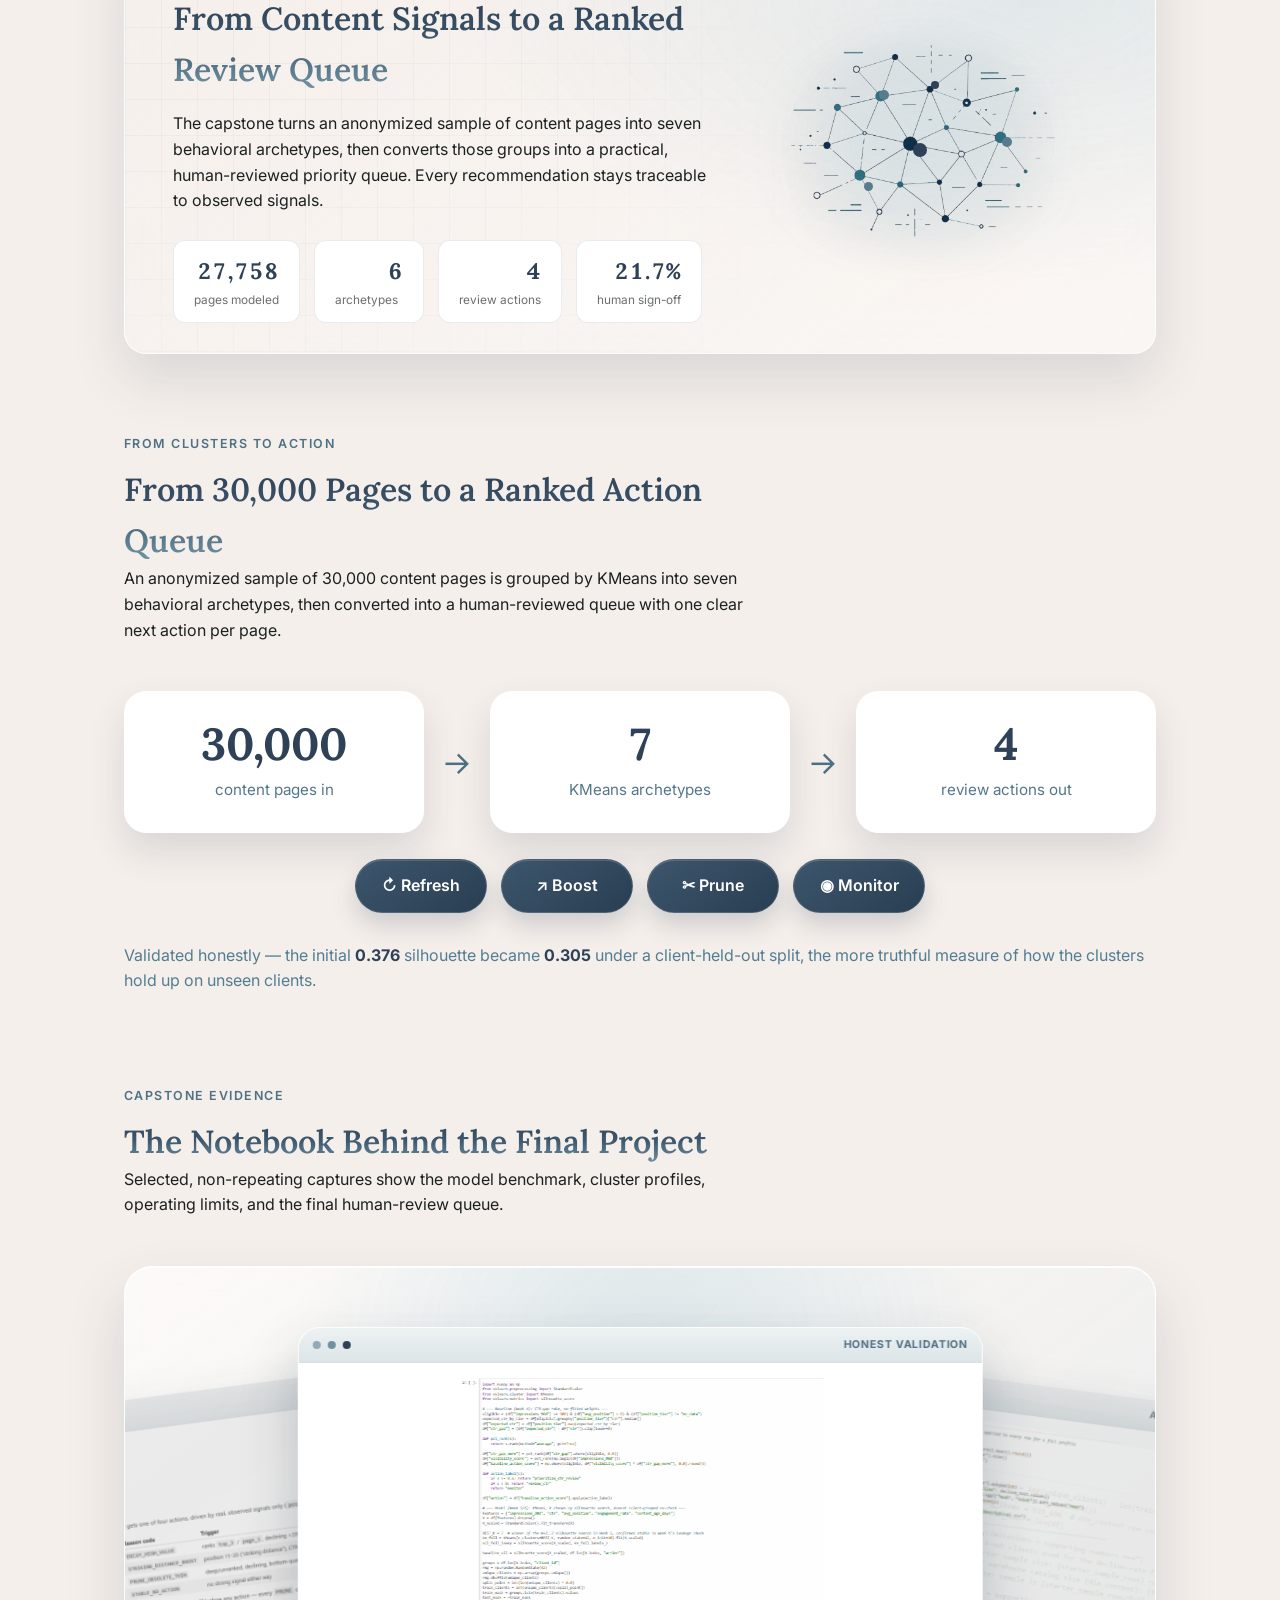
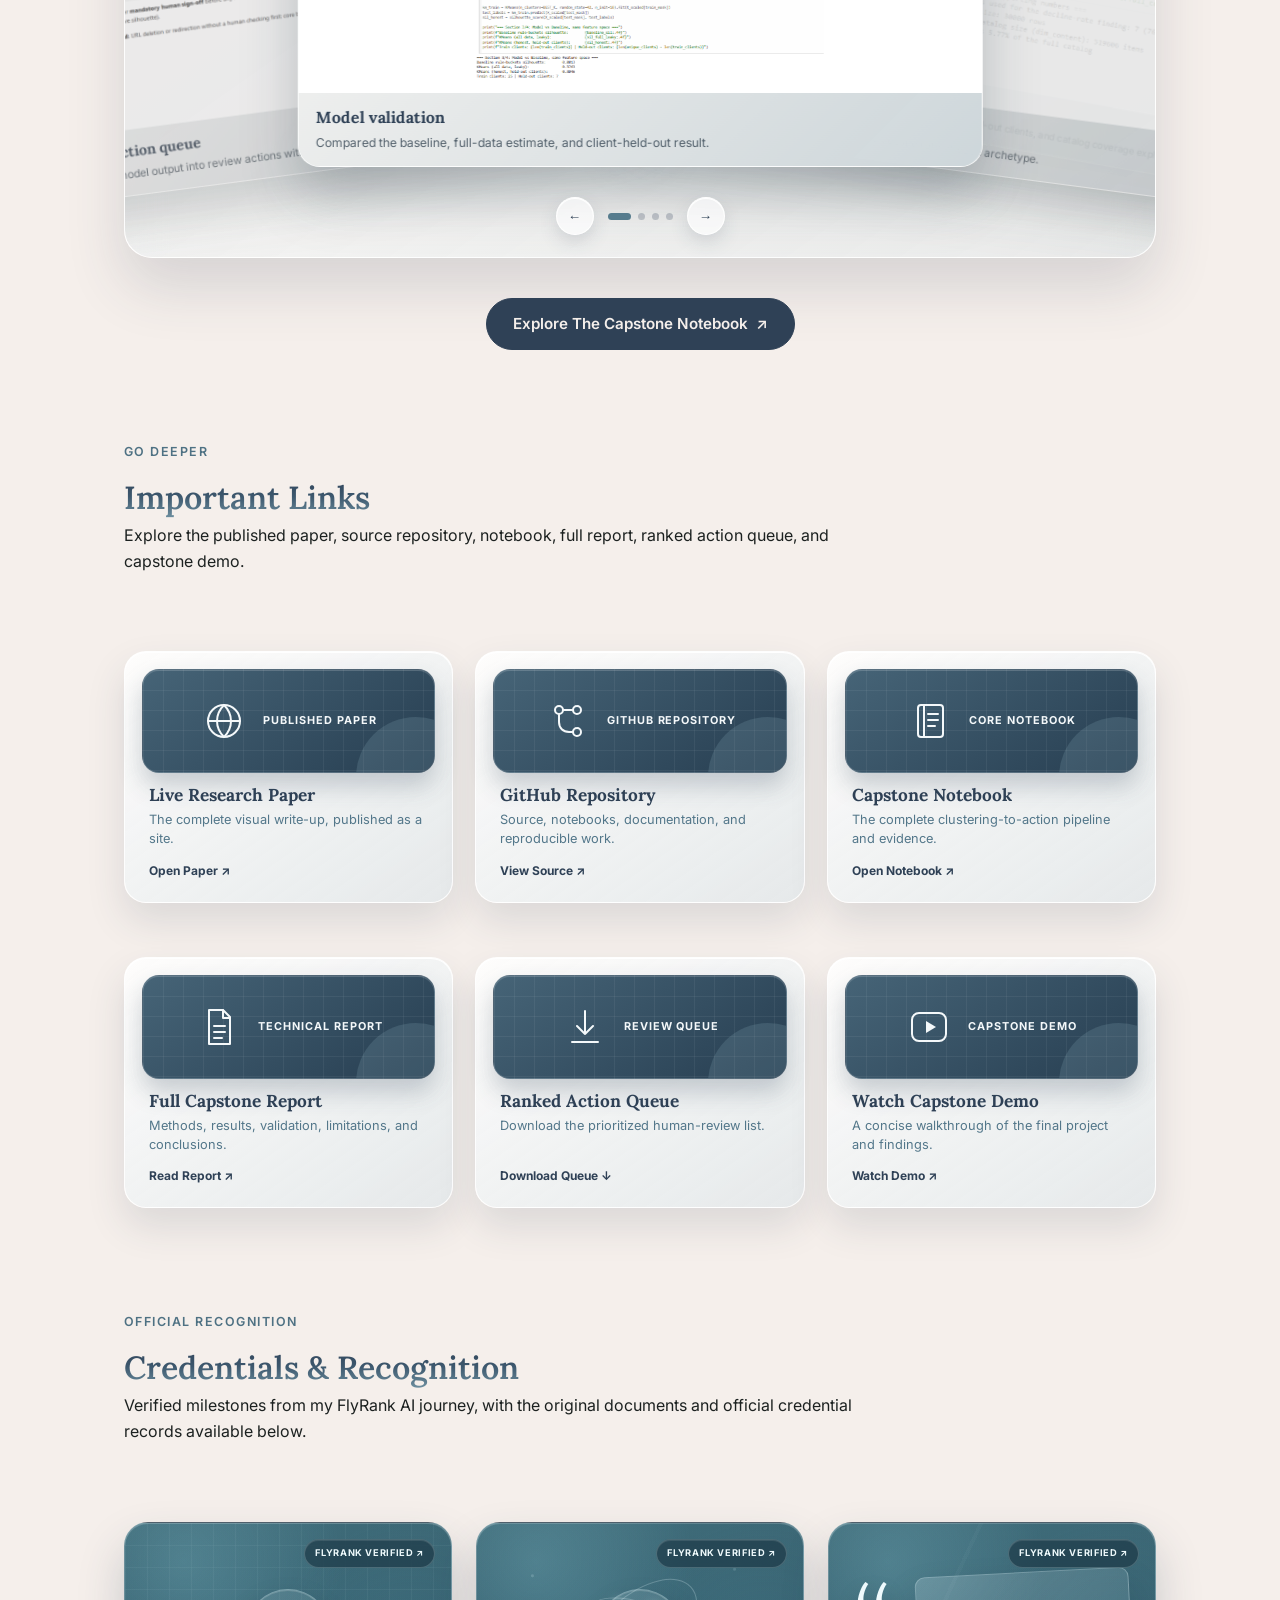
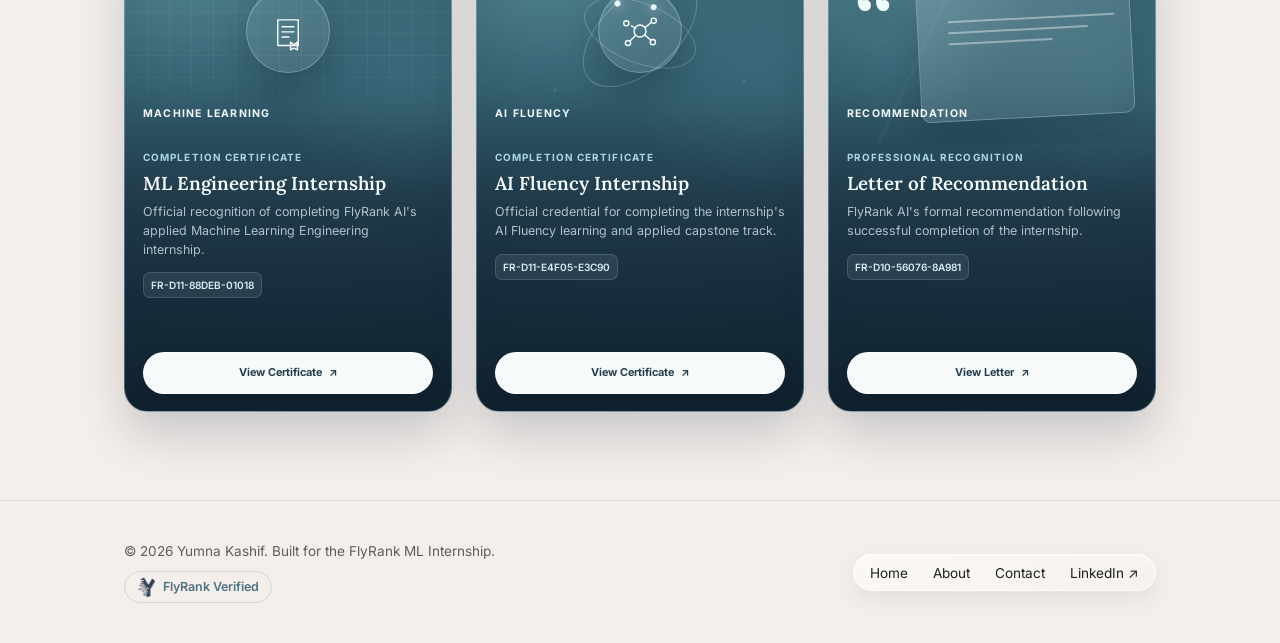
<file: work.html>
<!DOCTYPE html>
<html lang="en">
<head>
<meta charset="UTF-8">
<meta name="viewport" content="width=device-width, initial-scale=1.0">
<title>Work — Yumna Kashif</title>

<!-- Basic SEO & Social Share Preview Meta Tags -->
<meta name="description" content="The FlyRank clustering case study — real notebook proof, an honest leakage check, and KMeans benchmarked against a rule-based baseline.">
<meta property="og:title" content="Work — Yumna Kashif">
<meta property="og:description" content="The FlyRank clustering case study, with real notebook proof at every step.">
<meta property="og:type" content="website">
<meta property="og:url" content="https://yumnakashif-ml-internship-portfolio.netlify.app/work">
<meta property="og:image" content="https://yumnakashif-ml-internship-portfolio.netlify.app/images/logo.png">

<link rel="preconnect" href="https://fonts.googleapis.com">
<link href="https://fonts.googleapis.com/css2?family=Lora:wght@500;600;700&family=Inter:wght@400;500;600&display=swap" rel="stylesheet">
<link rel="stylesheet" href="style.css">
<link rel="icon" type="image/png" href="images/favicon-32.png">
<link rel="apple-touch-icon" href="images/apple-touch-icon.png">
<script>
  try {
    if (localStorage.getItem('portfolio-theme') === 'dark') document.documentElement.dataset.theme = 'dark';
  } catch (e) {}
</script>

<!-- Free, cookieless analytics -->
<script data-goatcounter="https://yumnakashif.goatcounter.com/count" async src="//gc.zgo.at/count.js"></script>
</head>
<body class="work-page">

<div class="ambient-glow"><span></span><span></span><span></span></div>
<div class="scroll-progress" id="scrollProgress"></div>

<header>
  <nav>
    <a class="brand" href="index.html"><img src="images/logo.png" alt="Y" class="brand-logo">Yumna Kashif</a>
    <button class="nav-toggle" id="navToggle" aria-label="Menu" aria-expanded="false">☰</button>
    <ul class="navlinks" id="navLinks">
      <li><a class="edge-glow" href="index.html">Home</a></li>
      <li><a class="active edge-glow" href="work.html">Work</a></li>
      <li><a class="edge-glow" href="about.html">About</a></li>
      <li><a class="edge-glow" href="contact.html">Contact</a></li>
    </ul>
  </nav>
</header>

<section style="padding-top:56px; padding-bottom:0;">
  <div class="wrap">
    <div class="case-hero-band reveal in tilt-card highlight-edge" style="margin-bottom:28px;">
      <div class="case-hero-grid">
        <div class="section-head" style="margin-bottom:0;">
          <span class="eyebrow">Case Study — FlyRank ML Internship</span>
          <h1 style="font-size:clamp(1.8rem,4vw,2.6rem);">Structured Content Archetype Clustering</h1>
          <p style="margin-top:16px; max-width:60ch;">FlyRank's search data has no clean label for "which content needs help" — pages don't come pre-sorted into categories. My lane groups content into natural performance archetypes using impressions, CTR, position, engagement, and age, without inventing a label that isn't there.</p>
          <div class="quick-facts reveal-3d">
            <div class="qf highlight-edge"><span class="qf-num" data-count="9.84" data-suffix="M">9.84M</span><span class="qf-label">rows audited</span></div>
            <div class="qf highlight-edge"><span class="qf-num" data-count="5" data-suffix="">5</span><span class="qf-label">features used</span></div>
            <div class="qf highlight-edge"><span class="qf-num" data-count="7" data-suffix="">7</span><span class="qf-label">clusters found</span></div>
            <div class="qf highlight-edge"><span class="qf-num" data-count="2.6" data-suffix="%">2.6%</span><span class="qf-label">border-case errors</span></div>
          </div>
        </div>

        <div class="case-hero-network">
          <img src="images/case-illustration.png" alt="Structured content clustering workflow illustration">
        </div>
      </div>
    </div>

    <div class="methodology reveal highlight-edge">
      <h3>Why clustering, not classification</h3>
      <ul>
        <li>There's no observed outcome label to predict — so it isn't classification.</li>
        <li>There's no "which comes first" — so it isn't ranking.</li>
        <li>Each page needs group membership, not a single score — so it isn't scoring either.</li>
      </ul>
    </div>
  </div>
</section>

<section style="padding-top:0;">
  <div class="wrap">
    <div class="section-head reveal">
      <span class="eyebrow" style="margin-top: 24px; display: inline-block;">Result</span>
      <h2>KMeans clearly beat the rule-based baseline</h2>
      <p>Same scaled features, same metric (silhouette score), one clustering model against a rule-based system — not a multi-model bake-off, just an honest head-to-head against the thing it had to beat.</p>
    </div>

    <div class="stats reveal" style="grid-template-columns:repeat(2,1fr); border-top:none; padding-top:0; margin-top:0;">
      <div class="stat tilt-card highlight-edge">
        <div class="num" data-count="0.0013">0.0013</div>
        <div class="label">Baseline — rule-based action buckets (monitor / review_ctr / prioritize_ctr_review)</div>
      </div>
      <div class="stat tilt-card highlight-edge">
        <div class="num" data-count="0.376">0.376</div>
        <div class="label">KMeans clustering, k=7 — natural, well-separated groups</div>
      </div>
    </div>

    <div class="chart-card reveal-3d tilt-card highlight-edge">
      <h3>Silhouette score by k — the real search</h3>
      <p style="opacity:0.75; font-size:0.9rem; margin-bottom:22px;">I tried k = 2 through 7 before picking the best one. Bars animate to their real value as you scroll to them.</p>
      <div class="bar-chart">
        <div class="bar-col"><div class="bar-fill" data-height="31.9"></div><span class="bar-val">0.319</span><span class="bar-k">k=2</span></div>
        <div class="bar-col"><div class="bar-fill" data-height="33.2"></div><span class="bar-val">0.332</span><span class="bar-k">k=3</span></div>
        <div class="bar-col"><div class="bar-fill" data-height="35.0"></div><span class="bar-val">0.350</span><span class="bar-k">k=4</span></div>
        <div class="bar-col"><div class="bar-fill" data-height="35.9"></div><span class="bar-val">0.359</span><span class="bar-k">k=5</span></div>
        <div class="bar-col"><div class="bar-fill" data-height="36.8"></div><span class="bar-val">0.368</span><span class="bar-k">k=6</span></div>
        <div class="bar-col"><div class="bar-fill best" data-height="37.6"></div><span class="bar-val">0.376</span><span class="bar-k">k=7 ★</span></div>
      </div>
    </div>

    <div class="methodology reveal highlight-edge" style="margin-top:36px;">
      <h3>What the errors look like</h3>
      <p style="opacity:0.85;">About 2.6% of pages were poorly matched to their cluster (negative silhouette) — almost all sitting on the border between a low-engagement and a very-high-engagement group. That's the honest limit of a hard-clustering method: some pages genuinely sit between two archetypes, and KMeans has to force a choice.</p>
    </div>
  </div>
</section>

<section>
  <div class="wrap">
    <div class="section-head reveal">
      <span class="eyebrow">Proof, not claims</span>
      <h2>The Real Notebook Work Behind this</h2>
      <p>These are selected captures from the real internship notebooks behind the clustering workflow — not staged screenshots.</p>
    </div>

    <div class="notebook-showcase reveal-3d highlight-edge" data-notebook-carousel>
      <div class="notebook-stage" aria-label="Selected notebook evidence">
        <article class="notebook-slide highlight-edge" data-notebook-slide>
          <div class="notebook-chrome"><span></span><span></span><span></span><em>Signal validation</em></div>
          <div class="notebook-image"><img src="images/notebook-signal-validation.png" alt="Notebook evidence confirming CTR falls as search position worsens"></div>
          <div class="notebook-caption"><strong>Signal validation</strong><span>Tested the CTR-versus-position assumption before using it.</span></div>
        </article>
        <article class="notebook-slide highlight-edge" data-notebook-slide>
          <div class="notebook-chrome"><span></span><span></span><span></span><em>Model benchmark</em></div>
          <div class="notebook-image"><img src="images/notebook-kmeans-baseline.png" alt="KMeans silhouette score compared with the rule-based baseline"></div>
          <div class="notebook-caption"><strong>Model versus baseline</strong><span>Benchmarked KMeans and the rule-based system on the same metric.</span></div>
        </article>
        <article class="notebook-slide highlight-edge" data-notebook-slide>
          <div class="notebook-chrome"><span></span><span></span><span></span><em>Leakage audit</em></div>
          <div class="notebook-image"><img src="images/notebook-leakage-audit.png" alt="Train-only k selection and feature leakage audit"></div>
          <div class="notebook-caption"><strong>Leakage audit</strong><span>Repeated model selection on train clients only and excluded identifiers.</span></div>
        </article>
        <article class="notebook-slide highlight-edge" data-notebook-slide>
          <div class="notebook-chrome"><span></span><span></span><span></span><em>Honest validation</em></div>
          <div class="notebook-image"><img src="images/notebook-honest-validation.png" alt="Held-out client validation and safe interpretation of results"></div>
          <div class="notebook-caption"><strong>Held-out validation</strong><span>Reported observed separation without turning it into a causal claim.</span></div>
        </article>
        <article class="notebook-slide highlight-edge" data-notebook-slide>
          <div class="notebook-chrome"><span></span><span></span><span></span><em>Human review</em></div>
          <div class="notebook-image"><img src="images/notebook-human-review.png" alt="Human review protocols and mandatory sign-off queue"></div>
          <div class="notebook-caption"><strong>Human-review safeguards</strong><span>Flagged uncertain and high-risk recommendations for mandatory sign-off.</span></div>
        </article>
        <article class="notebook-slide highlight-edge" data-notebook-slide>
          <div class="notebook-chrome"><span></span><span></span><span></span><em>Leakage trap</em></div>
          <div class="notebook-image"><img src="images/notebook-leakage-trap.png" alt="Leaky accuracy of one compared with honest accuracy of 0.596"></div>
          <div class="notebook-caption"><strong>Leakage trap</strong><span>Demonstrated why a perfect-looking score can be the wrong result.</span></div>
        </article>
        <article class="notebook-slide highlight-edge" data-notebook-slide>
          <div class="notebook-chrome"><span></span><span></span><span></span><em>Operational limits</em></div>
          <div class="notebook-image"><img src="images/notebook-operational-limits.png" alt="Intended use, limitations, and action distribution from the notebook"></div>
          <div class="notebook-caption"><strong>Operational limits</strong><span>Kept the output non-production and decision-support only.</span></div>
        </article>
      </div>
      <div class="notebook-controls">
        <button type="button" data-notebook-prev aria-label="Previous notebook screenshot">←</button>
        <div class="notebook-dots" aria-label="Notebook screenshot position"></div>
        <button type="button" data-notebook-next aria-label="Next notebook screenshot">→</button>
      </div>
    </div>

    <div style="margin-top:40px; text-align:center;">
      <a class="btn btn-primary btn-glow edge-glow work-outline-cta" href="https://github.com/yumna-09/FlyRank-ML-Internship/tree/main/work/notebooks" target="_blank" rel="noopener">Explore The Notebooks <span class="btn-arrow">↗</span></a>
    </div>
  </div>
</section>

<section id="capstone" class="capstone-work-section">
  <div class="wrap">
    <div class="case-hero-band capstone-hero-band reveal-3d tilt-card highlight-edge">
      <div class="case-hero-grid">
        <div class="section-head" style="margin-bottom:0;">
          <span class="eyebrow">Capstone — Final Project</span>
          <h2>From Content Signals to a Ranked Review Queue</h2>
          <p style="margin-top:16px; max-width:60ch;">The capstone turns an anonymized sample of content pages into seven behavioral archetypes, then converts those groups into a practical, human-reviewed priority queue. Every recommendation stays traceable to observed signals.</p>
          <div class="quick-facts reveal-3d">
            <div class="qf highlight-edge"><span class="qf-num" data-count="30000" data-format="comma" data-suffix="">30,000</span><span class="qf-label">pages modeled</span></div>
            <div class="qf highlight-edge"><span class="qf-num" data-count="7" data-suffix="">7</span><span class="qf-label">archetypes</span></div>
            <div class="qf highlight-edge"><span class="qf-num" data-count="4" data-suffix="">4</span><span class="qf-label">review actions</span></div>
            <div class="qf highlight-edge"><span class="qf-num" data-count="23.4" data-suffix="%">23.4%</span><span class="qf-label">human sign-off</span></div>
          </div>
        </div>

        <div class="case-hero-network capstone-hero-network">
          <img src="images/capstone-network.png" alt="Capstone content archetype network illustration">
          <span class="net-dot dark" style="left:48%; top:50%; width:14px; height:14px;"></span>
          <span class="net-dot" style="left:39%; top:31%; width:10px; height:10px; animation-delay:.4s;"></span>
          <span class="net-dot dark" style="left:53%; top:28%; width:8px; height:8px; animation-delay:.8s;"></span>
          <span class="net-dot" style="left:72%; top:48%; width:10px; height:10px; animation-delay:1.2s;"></span>
          <span class="net-dot" style="left:35%; top:64%; width:9px; height:9px; animation-delay:1.6s;"></span>
        </div>
      </div>
    </div>

    <div class="capstone-flow reveal-3d">
      <div class="section-head">
        <span class="eyebrow">From clusters to action</span>
        <h2>From 30,000 Pages to a Ranked Action Queue</h2>
        <p>An anonymized sample of 30,000 content pages is grouped by KMeans into seven behavioral archetypes, then converted into a human-reviewed queue with one clear next action per page.</p>
      </div>

      <div class="capstone-pipeline" aria-label="Capstone workflow">
        <div class="pipeline-card highlight-edge"><strong>30,000</strong><span>content pages in</span></div>
        <span class="pipeline-arrow" aria-hidden="true">→</span>
        <div class="pipeline-card highlight-edge"><strong>7</strong><span>KMeans archetypes</span></div>
        <span class="pipeline-arrow" aria-hidden="true">→</span>
        <div class="pipeline-card highlight-edge"><strong>4</strong><span>review actions out</span></div>
      </div>

      <div class="action-pills" aria-label="Review actions">
        <span class="action-chip">↻ Refresh</span>
        <span class="action-chip">↗ Boost</span>
        <span class="action-chip">✂ Prune</span>
        <span class="action-chip">◉ Monitor</span>
      </div>

      <p class="validation-note">Validated honestly — the initial <strong>0.376</strong> silhouette became <strong>0.305</strong> under a client-held-out split, the more truthful measure of how the clusters hold up on unseen clients.</p>
    </div>

    <div class="section-head reveal capstone-evidence-head">
      <span class="eyebrow">Capstone evidence</span>
      <h2>The Notebook Behind the Final Project</h2>
      <p>Selected, non-repeating captures show the model benchmark, cluster profiles, operating limits, and the final human-review queue.</p>
    </div>

    <div class="notebook-showcase reveal-3d highlight-edge" data-notebook-carousel>
      <div class="notebook-stage" aria-label="Selected capstone notebook evidence">
        <article class="notebook-slide highlight-edge" data-notebook-slide>
          <div class="notebook-chrome"><span></span><span></span><span></span><em>Honest validation</em></div>
          <div class="notebook-image"><img src="images/capstone-model-validation.png" alt="Capstone model benchmark and client-held-out validation results"></div>
          <div class="notebook-caption"><strong>Model validation</strong><span>Compared the baseline, full-data estimate, and client-held-out result.</span></div>
        </article>
        <article class="notebook-slide highlight-edge" data-notebook-slide>
          <div class="notebook-chrome"><span></span><span></span><span></span><em>Archetype profiles</em></div>
          <div class="notebook-image"><img src="images/capstone-cluster-profiles.png" alt="Capstone cluster profiles and held-out decline rates"></div>
          <div class="notebook-caption"><strong>Cluster profiles</strong><span>Mapped the behavioral signature and observed decline rate of each archetype.</span></div>
        </article>
        <article class="notebook-slide highlight-edge" data-notebook-slide>
          <div class="notebook-chrome"><span></span><span></span><span></span><em>Scope and limits</em></div>
          <div class="notebook-image"><img src="images/capstone-limitations.png" alt="Capstone supporting numbers and scope limitations"></div>
          <div class="notebook-caption"><strong>Operating limits</strong><span>Made the sample size, held-out clients, and catalog coverage explicit.</span></div>
        </article>
        <article class="notebook-slide highlight-edge" data-notebook-slide>
          <div class="notebook-chrome"><span></span><span></span><span></span><em>Human review queue</em></div>
          <div class="notebook-image"><img src="images/capstone-action-queue.png" alt="Capstone ranked action queue and mandatory human sign-off rules"></div>
          <div class="notebook-caption"><strong>Ranked action queue</strong><span>Translated model output into review actions with mandatory human sign-off.</span></div>
        </article>
      </div>
      <div class="notebook-controls">
        <button type="button" data-notebook-prev aria-label="Previous capstone screenshot">←</button>
        <div class="notebook-dots" aria-label="Capstone screenshot position"></div>
        <button type="button" data-notebook-next aria-label="Next capstone screenshot">→</button>
      </div>
    </div>

    <div class="capstone-notebook-cta">
      <a class="btn btn-primary btn-glow edge-glow work-outline-cta" href="https://github.com/yumna-09/FlyRank-ML-Internship/blob/main/work/notebooks/capstone.ipynb" target="_blank" rel="noopener">Explore The Capstone Notebook <span class="btn-arrow">↗</span></a>
    </div>

    <div class="important-links">
      <div class="section-head reveal">
        <span class="eyebrow">Go deeper</span>
        <h2>Important Links</h2>
        <p>Explore the published paper, source repository, notebook, full report, ranked action queue, and capstone demo.</p>
      </div>

      <div class="project-link-grid reveal-3d">
        <a class="project-link-card highlight-edge" href="https://yumna-09.github.io/FlyRank-ML-Internship/" target="_blank" rel="noopener" aria-label="Open the live research paper">
          <span class="project-link-visual visual-paper">
            <svg viewBox="0 0 48 48" aria-hidden="true"><circle cx="24" cy="24" r="16"></circle><path d="M8 24h32M24 8c5 5 7 10 7 16s-2 11-7 16c-5-5-7-10-7-16s2-11 7-16Z"></path></svg>
            <small>Published Paper</small>
          </span>
          <span class="project-link-copy"><strong>Live Research Paper</strong><span>The complete visual write-up, published as a site.</span><em>Open Paper ↗</em></span>
        </a>

        <a class="project-link-card highlight-edge" href="https://github.com/yumna-09/FlyRank-ML-Internship" target="_blank" rel="noopener" aria-label="Open the GitHub repository">
          <span class="project-link-visual visual-repo">
            <svg viewBox="0 0 48 48" aria-hidden="true"><circle cx="15" cy="13" r="4"></circle><circle cx="33" cy="35" r="4"></circle><circle cx="33" cy="13" r="4"></circle><path d="M15 17v8c0 6 4 10 10 10h4M19 13h10"></path></svg>
            <small>GitHub Repository</small>
          </span>
          <span class="project-link-copy"><strong>GitHub Repository</strong><span>Source, notebooks, documentation, and reproducible work.</span><em>View Source ↗</em></span>
        </a>

        <a class="project-link-card highlight-edge" href="https://github.com/yumna-09/FlyRank-ML-Internship/blob/main/work/notebooks/capstone.ipynb" target="_blank" rel="noopener" aria-label="Open the capstone notebook">
          <span class="project-link-visual visual-notebook">
            <svg viewBox="0 0 48 48" aria-hidden="true"><rect x="12" y="8" width="25" height="32" rx="3"></rect><path d="M18 8v32M22 17h10M22 23h10M22 29h7"></path></svg>
            <small>Core Notebook</small>
          </span>
          <span class="project-link-copy"><strong>Capstone Notebook</strong><span>The complete clustering-to-action pipeline and evidence.</span><em>Open Notebook ↗</em></span>
        </a>

        <a class="project-link-card highlight-edge" href="https://github.com/yumna-09/FlyRank-ML-Internship/blob/main/work/CAPSTONE_REPORT.md" target="_blank" rel="noopener" aria-label="Read the full capstone report">
          <span class="project-link-visual visual-report">
            <svg viewBox="0 0 48 48" aria-hidden="true"><path d="M14 7h14l7 7v27H14Z"></path><path d="M28 7v8h7M19 23h11M19 29h11M19 35h8"></path></svg>
            <small>Technical Report</small>
          </span>
          <span class="project-link-copy"><strong>Full Capstone Report</strong><span>Methods, results, validation, limitations, and conclusions.</span><em>Read Report ↗</em></span>
        </a>

        <a class="project-link-card highlight-edge" href="https://github.com/yumna-09/FlyRank-ML-Internship/releases/download/v1.0/ranked_action_queue.csv" target="_blank" rel="noopener" aria-label="Download the ranked action queue">
          <span class="project-link-visual visual-queue">
            <svg viewBox="0 0 48 48" aria-hidden="true"><path d="M24 8v23M16 23l8 8 8-8M11 39h26"></path></svg>
            <small>Review Queue</small>
          </span>
          <span class="project-link-copy"><strong>Ranked Action Queue</strong><span>Download the prioritized human-review list.</span><em>Download Queue ↓</em></span>
        </a>

        <a class="project-link-card highlight-edge" href="https://youtu.be/zC9mphblVJk" target="_blank" rel="noopener" aria-label="Watch the capstone demo">
          <span class="project-link-visual visual-demo">
            <svg viewBox="0 0 48 48" aria-hidden="true"><rect x="7" y="10" width="34" height="28" rx="7"></rect><path class="play-shape" d="m21 18 10 6-10 6Z"></path></svg>
            <small>Capstone Demo</small>
          </span>
          <span class="project-link-copy"><strong>Watch Capstone Demo</strong><span>A concise walkthrough of the final project and findings.</span><em>Watch Demo ↗</em></span>
        </a>
      </div>
    </div>

    <div class="credentials-section">
      <div class="section-head reveal">
        <span class="eyebrow">Official recognition</span>
        <h2>Credentials &amp; Recognition</h2>
        <p>Verified milestones from my FlyRank AI journey, with the original documents and official credential records available below.</p>
      </div>

      <div class="credential-grid reveal-3d">
        <article class="credential-card credential-ml highlight-edge">
          <div class="credential-art">
            <a class="credential-verify-badge" href="https://internship.flyrank.ai/verify/FR-D11-88DEB-01018?first_name=Yumna" target="_blank" rel="noopener">FlyRank Verified ↗</a>
            <span class="credential-mark">
              <svg viewBox="0 0 56 56" aria-hidden="true"><path d="M16 15h24v30H16z"></path><path d="M21 23h14M21 29h14M21 35h8"></path><path d="m31 41 4 3 4-3v9l-4-2-4 2z"></path></svg>
            </span>
            <span class="credential-type">Machine Learning</span>
          </div>
          <div class="credential-copy">
            <span class="credential-kicker">Completion Certificate</span>
            <h3>ML Engineering Internship</h3>
            <p>Official recognition of completing FlyRank AI's applied Machine Learning Engineering internship.</p>
            <code>FR-D11-88DEB-01018</code>
            <div class="credential-actions">
              <a href="credentials/yumna-kashif-ml-internship-certificate.pdf" target="_blank" rel="noopener">View Certificate <span aria-hidden="true">↗</span></a>
            </div>
          </div>
        </article>

        <article class="credential-card credential-ai highlight-edge">
          <div class="credential-art">
            <a class="credential-verify-badge" href="https://internship.flyrank.ai/verify/FR-D11-E4F05-E3C90?first_name=Yumna" target="_blank" rel="noopener">FlyRank Verified ↗</a>
            <span class="credential-orbit orbit-one"></span>
            <span class="credential-orbit orbit-two"></span>
            <span class="credential-mark">
              <svg viewBox="0 0 56 56" aria-hidden="true"><circle cx="28" cy="28" r="7"></circle><circle cx="12" cy="19" r="3"></circle><circle cx="44" cy="16" r="3"></circle><circle cx="43" cy="41" r="3"></circle><circle cx="14" cy="42" r="3"></circle><path d="m18 22 5 3M34 24l7-6M34 33l7 6M22 34l-6 6"></path></svg>
            </span>
            <span class="credential-type">AI Fluency</span>
          </div>
          <div class="credential-copy">
            <span class="credential-kicker">Completion Certificate</span>
            <h3>AI Fluency Internship</h3>
            <p>Official credential for completing the internship's AI Fluency learning and applied capstone track.</p>
            <code>FR-D11-E4F05-E3C90</code>
            <div class="credential-actions">
              <a href="credentials/yumna-kashif-ai-fluency-certificate.pdf" target="_blank" rel="noopener">View Certificate <span aria-hidden="true">↗</span></a>
            </div>
          </div>
        </article>

        <article class="credential-card credential-letter highlight-edge">
          <div class="credential-art">
            <a class="credential-verify-badge" href="https://internship.flyrank.ai/verify/FR-D10-56076-8A981?first_name=Yumna" target="_blank" rel="noopener">FlyRank Verified ↗</a>
            <span class="quote-mark">“</span>
            <span class="letter-lines"><i></i><i></i><i></i></span>
            <span class="credential-type">Recommendation</span>
          </div>
          <div class="credential-copy">
            <span class="credential-kicker">Professional Recognition</span>
            <h3>Letter of Recommendation</h3>
            <p>FlyRank AI's formal recommendation following successful completion of the internship.</p>
            <code>FR-D10-56076-8A981</code>
            <div class="credential-actions">
              <a href="credentials/yumna-kashif-recommendation-letter.pdf" target="_blank" rel="noopener">View Letter <span aria-hidden="true">↗</span></a>
            </div>
          </div>
        </article>
      </div>
    </div>
  </div>
</section>

<footer>
  <div class="wrap">
    <div class="footer-left">
    <p>© 2026 Yumna Kashif. Built for the FlyRank ML Internship.</p>
    <a class="footer-badge" href="https://internship.flyrank.ai/verify/FR-D11-88DEB-01018?first_name=Yumna" target="_blank" rel="noopener"><img src="images/logo.png" alt="FlyRank verified credential badge" width="20" height="20">FlyRank Verified</a>
    </div>
    <ul class="navlinks">
      <li><a class="edge-glow" href="index.html">Home</a></li>
      <li><a class="edge-glow" href="about.html">About</a></li>
      <li><a class="edge-glow" href="contact.html">Contact</a></li>
      <li><a class="edge-glow" href="https://www.linkedin.com/in/yumna-kashif-3a69ba357/" target="_blank" rel="noopener">LinkedIn ↗</a></li>
    </ul>
  </div>
</footer>

<script src="script.js"></script>
</body>
</html>
</file>
<file: style.css>
/* ===== Identity Kit tokens ===== */
:root{
  --navy:#2F4156;
  --beige:#F5EFEB;
  --text:#1C2120;
  --teal:#567C8D;
  --teal-text:#4e7183; /* darkened for AA-passing small text on light backgrounds — the raw --teal fails contrast at label size */
  --teal-soft: rgba(86,124,141,0.12);
  --navy-soft: rgba(47,65,86,0.06);
  --radius: 14px;
  --maxw: 1080px;
}

*{box-sizing:border-box;}
html{scroll-behavior:smooth;}
body{
  margin:0;
  background:var(--beige);
  color:var(--text);
  font-family:'Inter', sans-serif;
  line-height:1.6;
  -webkit-font-smoothing:antialiased;
}
h1,h2,h3,.eyebrow{
  font-family:'Lora', serif;
  color:var(--navy);
  margin:0;
}
h1{font-size:clamp(2.2rem,5vw,3.4rem); line-height:1.15; font-weight:600;}
h2{font-size:clamp(1.5rem,3vw,2rem); font-weight:600;}
h3{font-size:1.15rem; font-weight:600;}
a{color:inherit;}
p{margin:0 0 1rem 0;}
img{max-width:100%; display:block;}

/* ===== Layout ===== */
.wrap{max-width:var(--maxw); margin:0 auto; padding:0 24px;}
section{padding:88px 0;}

/* ===== Ambient animated background ===== */
.ambient-glow{
  position:fixed; inset:0; z-index:-1; overflow:hidden; pointer-events:none;
}
.ambient-glow span{
  position:absolute; border-radius:50%; filter:blur(70px); opacity:0.35;
  animation:drift 18s ease-in-out infinite;
}
.ambient-glow span:nth-child(1){
  width:420px; height:420px; background:var(--teal);
  top:-120px; left:-100px; animation-delay:0s;
}
.ambient-glow span:nth-child(2){
  width:360px; height:360px; background:var(--navy);
  top:20%; right:-140px; animation-delay:4s;
}
.ambient-glow span:nth-child(3){
  width:300px; height:300px; background:var(--teal);
  bottom:-100px; left:30%; animation-delay:8s;
}
@keyframes drift{
  0%,100%{ transform:translate(0,0) scale(1); }
  33%{ transform:translate(30px,-40px) scale(1.08); }
  66%{ transform:translate(-25px,25px) scale(0.95); }
}

/* ===== Scroll progress bar ===== */
.scroll-progress{
  position:fixed; top:0; left:0; height:3px; width:0%;
  background:linear-gradient(90deg, var(--teal), var(--navy));
  z-index:100; transition:width .1s linear;
}

/* ===== Nav ===== */
header{
  position:sticky; top:0; z-index:50;
  background:rgba(245,239,235,0.86);
  backdrop-filter:blur(8px);
  border-bottom:1px solid rgba(47,65,86,0.08);
}
nav{
  max-width:var(--maxw); margin:0 auto; padding:18px 24px;
  display:flex; align-items:center; justify-content:space-between;
}
.brand{
  font-family:'Lora',serif; font-weight:600; font-size:1.05rem; color:var(--navy);
  text-decoration:none; letter-spacing:0.01em;
  display:inline-flex; align-items:center; gap:9px;
}
.brand-logo{ height:24px; width:auto; display:block; }
.brand-logo-light{ filter:brightness(0) invert(1); opacity:0.92; }
.navlinks{display:flex; gap:32px; list-style:none; margin:0; padding:0;}
.navlinks a{
  text-decoration:none; color:var(--text); font-size:0.95rem;
  position:relative; padding-bottom:4px;
}
.navlinks a::after{
  content:''; position:absolute; left:0; bottom:0; height:2px; width:0;
  background:var(--teal); transition:width .25s ease;
}
.navlinks a:hover::after, .navlinks a.active::after{width:100%;}
.navlinks a.active{color:var(--navy); font-weight:600;}
header .navlinks{
  align-items:center; gap:3px; padding:5px;
  border-radius:999px;
  background:linear-gradient(145deg, rgba(255,255,255,.62), rgba(255,255,255,.24));
  border:1px solid rgba(255,255,255,.76);
  box-shadow:inset 0 1px 0 rgba(255,255,255,.9), 0 9px 24px rgba(47,65,86,.1);
  backdrop-filter:blur(16px) saturate(1.18);
}
header .navlinks a{
  display:inline-flex; align-items:center; gap:5px; padding:8px 13px;
  border-radius:999px; transition:background .22s ease, color .22s ease, transform .22s ease, box-shadow .22s ease;
}
header .navlinks a::after{ display:none; }
header .navlinks a:hover{
  color:#fff; background:var(--navy); transform:translateY(-1px);
  box-shadow:0 8px 17px rgba(47,65,86,.2);
}
header .navlinks a.active{ background:transparent; }
header .navlinks .nav-book{
  color:#fff; background:var(--navy); padding:9px 15px;
  box-shadow:0 8px 17px rgba(47,65,86,.2);
}
header .navlinks .nav-book::after{ display:none; }
header .navlinks .nav-book:hover{ color:#fff; background:#22374b; }
.navlinks .nav-item{
  display:inline-flex; align-items:center; gap:0; min-width:42px; height:42px;
  padding:4px; border-radius:14px; overflow:hidden;
  background:linear-gradient(145deg, rgba(255,255,255,.62), rgba(255,255,255,.22));
  border:1px solid rgba(255,255,255,.8);
  box-shadow:inset 0 1px 0 rgba(255,255,255,.9), 0 7px 18px rgba(47,65,86,.12);
  backdrop-filter:blur(15px) saturate(1.25);
  transition:min-width .28s ease, background .25s ease, box-shadow .25s ease, transform .25s ease;
}
.navlinks .nav-item::after{ display:none; }
.nav-icon-box{
  width:32px; height:32px; border-radius:10px; flex:0 0 32px;
  display:inline-flex; align-items:center; justify-content:center;
  color:var(--navy);
  background:linear-gradient(145deg, rgba(255,255,255,.58), rgba(86,124,141,.12));
  border:1px solid rgba(255,255,255,.72);
  box-shadow:
    inset 1px 1px 2px rgba(255,255,255,.92),
    inset -1px -1px 2px rgba(47,65,86,.08),
    0 4px 10px rgba(47,65,86,.1);
  transition:transform .22s ease, box-shadow .22s ease;
}
.nav-icon-box svg{
  width:17px; height:17px; fill:none; stroke:currentColor;
  stroke-width:1.8; stroke-linecap:round; stroke-linejoin:round;
  filter:drop-shadow(0 1px 1px rgba(255,255,255,.55));
}
.nav-label{
  display:inline-block; max-width:0; margin:0; opacity:0; overflow:hidden;
  color:var(--navy); font-size:.86rem; line-height:1; white-space:nowrap;
  transition:max-width .3s ease, opacity .2s ease, margin .3s ease;
}
.nav-item:hover, .nav-item:focus-visible{
  background:linear-gradient(145deg, rgba(255,255,255,.8), rgba(159,196,212,.28));
  box-shadow:inset 0 1px 0 #fff, 0 10px 22px rgba(47,65,86,.18);
  transform:translateY(-2px);
}
.nav-item:hover .nav-label, .nav-item:focus-visible .nav-label{
  max-width:78px; opacity:1; margin:0 9px 0 7px;
}
.nav-item:hover .nav-icon-box, .nav-item:focus-visible .nav-icon-box{
  transform:rotateX(5deg);
  box-shadow:inset 1px 1px 3px #fff, 0 6px 13px rgba(47,65,86,.16);
}
.nav-item.active .nav-icon-box{
  border-color:rgba(86,124,141,.42); background:rgba(86,124,141,.14);
}

/* ===== mobile hamburger toggle ===== */
.nav-toggle{
  display:none; align-items:center; justify-content:center;
  background:none; border:none; font-size:1.4rem;
  color:var(--navy); cursor:pointer; line-height:1;
  width:44px; height:44px; padding:0;
}
.nav-toggle-light{ color:#fff; }

/* ===== Buttons ===== */
.btn{
  display:inline-flex; align-items:center; gap:8px;
  padding:13px 26px; border-radius:999px;
  font-size:0.95rem; font-weight:600; text-decoration:none;
  transition:transform .2s ease, box-shadow .2s ease, background .2s ease;
  border:1px solid transparent;
}
.btn-primary{ background:var(--navy); color:var(--beige); }
.btn-primary:hover{ transform:translateY(-2px) scale(1.03); box-shadow:0 14px 30px rgba(47,65,86,0.32); }
.btn-ghost{ border-color:var(--navy); color:var(--navy); }
.btn-ghost:hover{ background:var(--navy); color:var(--beige); transform:translateY(-2px) scale(1.03); }

/* travelling edge highlight — activated only while the button is hovered */
@property --edge-angle{
  syntax:'<angle>';
  initial-value:0deg;
  inherits:false;
}
.edge-glow{ position:relative; isolation:isolate; }
.edge-glow::before{
  content:''; position:absolute; inset:0; padding:2px; border-radius:inherit;
  background:conic-gradient(
    from var(--edge-angle),
    transparent 0 82%, rgba(159,196,212,0.35) 86%,
    #ffffff 90%, #7fc5df 93%, transparent 97%
  );
  -webkit-mask:linear-gradient(#000 0 0) content-box, linear-gradient(#000 0 0);
  -webkit-mask-composite:xor;
  mask-composite:exclude;
  opacity:0; pointer-events:none; transition:opacity .2s ease;
}
.edge-glow:hover::before{
  opacity:1;
  animation:edgeTravel 1.05s linear infinite;
}
@keyframes edgeTravel{ to{ --edge-angle:360deg; } }

/* ===== Hero ===== */
.hero{
  padding:110px 0 90px;
  position:relative; overflow:hidden;
}
.hero-grid{
  display:grid; grid-template-columns:1.05fr 0.95fr; gap:48px; align-items:center;
}
.eyebrow{
  font-family:'Inter',sans-serif; text-transform:uppercase; letter-spacing:0.12em;
  font-size:0.78rem; color:var(--teal-text); font-weight:600; margin-bottom:18px; display:block;
}

/* animated "actively interning" badge on the homepage hero */
.eyebrow-live{ display:inline-flex; align-items:center; gap:8px; }
.eyebrow-dot{
  width:7px; height:7px; border-radius:50%; background:#9fc4d4; flex-shrink:0;
  animation:eyebrowPulse 1.8s ease-in-out 2;
}
@keyframes eyebrowPulse{
  0%{ box-shadow:0 0 0 0 rgba(159,196,212,0.55); }
  70%{ box-shadow:0 0 0 9px rgba(159,196,212,0); }
  100%{ box-shadow:0 0 0 0 rgba(159,196,212,0); }
}
.eyebrow-text{
  display:inline-block;
  animation:eyebrowFadeIn 1.1s ease-out 1 both;
}
@keyframes eyebrowFadeIn{
  0%{ opacity:0; transform:translateY(4px); }
  100%{ opacity:1; transform:translateY(0); }
}
.hero h1{margin-bottom:22px;}
.hero .lede{font-size:1.1rem; color:var(--text); max-width:46ch; margin-bottom:34px;}
.hero-actions{display:flex; gap:16px; flex-wrap:wrap;}

/* ===== 3D floating dashboard scene (hero signature piece) ===== */
.scene{
  position:relative; height:420px; perspective:1200px;
}
.scene-inner{
  position:relative; width:100%; height:100%;
  transform-style:preserve-3d;
  transition:transform .1s ease-out;
  animation:float-scene 7s ease-in-out infinite;
}
@keyframes float-scene{
  0%,100%{ transform:translateY(0) rotateX(6deg) rotateY(-10deg); }
  50%{ transform:translateY(-16px) rotateX(3deg) rotateY(-6deg); }
}
.scene-card{
  position:absolute; background:#fff; border-radius:14px;
  border:1px solid rgba(47,65,86,0.12);
  box-shadow:0 30px 60px rgba(47,65,86,0.18);
  padding:18px; transform-style:preserve-3d;
}
.scene-card h4{
  font-family:'Lora',serif; font-size:0.85rem; color:var(--navy); margin:0 0 10px 0;
}
.scene-card.card-main{
  width:260px; top:60px; left:40px; z-index:3; transform:translateZ(60px);
}
.scene-card.card-bars{ width:190px; top:0; right:0; z-index:2; transform:translateZ(20px) rotateZ(-3deg); }
.scene-card.card-metric{
  width:160px; bottom:10px; left:0; z-index:4; transform:translateZ(90px) rotateZ(2deg);
  text-align:center;
}
.bar-row{display:flex; align-items:flex-end; gap:6px; height:60px;}
.bar-row i{
  display:block; flex:1; background:var(--teal); border-radius:3px 3px 0 0; opacity:0.85;
}
.bar-row i:nth-child(1){height:35%;}
.bar-row i:nth-child(2){height:60%; background:var(--navy);}
.bar-row i:nth-child(3){height:45%;}
.bar-row i:nth-child(4){height:85%; background:var(--navy);}
.bar-row i:nth-child(5){height:55%;}
.cluster-dots{position:relative; height:70px;}
.cluster-dots span{
  position:absolute; width:9px; height:9px; border-radius:50%; background:var(--teal);
}
.scene-metric-num{font-family:'Lora',serif; font-size:1.7rem; font-weight:700; color:var(--navy);}
.scene-metric-label{font-size:0.7rem; opacity:0.7; margin-top:2px;}
.scene-ring{
  position:absolute; width:340px; height:340px; border-radius:50%;
  border:1px dashed rgba(86,124,141,0.4);
  top:40px; left:10px; transform:translateZ(-20px);
  animation:spin 30s linear infinite;
}
@keyframes spin{ from{transform:translateZ(-20px) rotate(0deg);} to{transform:translateZ(-20px) rotate(360deg);} }

/* tilt-enabled cards (case study, stats, proof items) */
.tilt-card{transition:transform .15s ease-out, box-shadow .3s ease; transform-style:preserve-3d;}

/* ===== Reveal on scroll ===== */
.reveal{opacity:0; transform:translateY(18px); transition:opacity .7s ease, transform .7s ease;}
.reveal.in{opacity:1; transform:translateY(0);}
.reveal-3d{
  opacity:0; transform:perspective(1000px) rotateY(35deg) translateX(30px);
  transition:opacity .7s ease, transform .7s ease;
}
.reveal-3d.in{opacity:1; transform:perspective(1000px) rotateY(0) translateX(0);}

/* ===== Stat row ===== */
.stats{
  display:grid; grid-template-columns:repeat(3,1fr); gap:20px;
}
.stats-head{ margin-top:56px; margin-bottom:28px; }
.stats-head .eyebrow{ margin-bottom:14px; }
.stats-head hr{
  border:none; border-top:1px solid rgba(47,65,86,0.12); margin:0;
  max-width:640px;
}
.stat{
  background:linear-gradient(145deg, rgba(255,255,255,.68), rgba(255,255,255,.34));
  border:1px solid rgba(255,255,255,.78); border-radius:14px; padding:22px;
  box-shadow:inset 0 1px 0 rgba(255,255,255,.9), 0 16px 34px rgba(47,65,86,.1);
  backdrop-filter:blur(17px) saturate(1.18);
}
.stat .num{font-family:'Lora',serif; font-size:2rem; color:var(--navy); font-weight:600;}
.stat .label{font-size:0.85rem; color:var(--text); opacity:0.75;}

/* ===== Section headers ===== */
.section-head{max-width:640px; margin-bottom:48px;}
.section-head .eyebrow{margin-bottom:10px;}

/* ===== Case study card ===== */
.case-card{
  display:grid; grid-template-columns:0.9fr 1.1fr; gap:0;
  background:rgba(255,255,255,.9); border-radius:var(--radius); overflow:hidden;
  border:1px solid rgba(255,255,255,.82);
  box-shadow:inset 0 1px 0 rgba(255,255,255,.92), 0 14px 34px rgba(47,65,86,.08);
  backdrop-filter:blur(16px) saturate(1.15);
  transition:transform .35s ease, box-shadow .35s ease;
  text-decoration:none; color:inherit;
}
.case-card:hover{
  box-shadow:0 28px 56px rgba(47,65,86,0.2);
}
.case-card img{height:100%; object-fit:cover; min-height:260px;}
.case-body{padding:36px;}
.case-tag{
  display:inline-block; font-size:0.75rem; font-weight:600; letter-spacing:0.06em;
  text-transform:uppercase; color:var(--teal-text); background:var(--teal-soft);
  padding:5px 12px; border-radius:999px; margin-bottom:14px;
}
.case-body h3{margin-bottom:10px; font-size:1.4rem;}
.case-body p{color:var(--text); opacity:0.85;}
.case-metrics{display:flex; gap:28px; margin:20px 0;}
.case-metrics .m-num{font-family:'Lora',serif; font-weight:600; color:var(--navy); font-size:1.3rem;}
.case-metrics .m-label{font-size:0.78rem; opacity:0.7;}
.case-arrow{
  display:inline-flex; align-items:center; gap:7px; color:#fff;
  font-weight:600; font-size:0.9rem; margin-top:8px;
  padding:9px 14px; border-radius:999px;
  background:linear-gradient(145deg, rgba(47,65,86,.96), rgba(31,51,69,.9));
  border:1px solid rgba(255,255,255,.3);
  box-shadow:0 9px 20px rgba(47,65,86,.2), inset 0 1px 0 rgba(255,255,255,.16);
  backdrop-filter:blur(14px);
}
.case-card:hover .case-arrow{gap:10px;}
.case-arrow span{transition:gap .2s ease;}
.case-card + .case-card{ margin-top:28px; }
.capstone-card .case-cover-wrap{
  background:#fff;
  display:flex; align-items:center; justify-content:center; overflow:hidden;
}
.capstone-cover-label{
  position:absolute; z-index:3; top:20px; right:20px;
  padding:9px 15px; border-radius:999px;
  color:#fff; font-size:.72rem; font-weight:700; letter-spacing:.015em;
  background:linear-gradient(145deg, rgba(35,57,75,.88), rgba(24,40,53,.76));
  border:1px solid rgba(255,255,255,.32);
  box-shadow:0 10px 22px rgba(47,65,86,.2), inset 0 1px 0 rgba(255,255,255,.16);
  backdrop-filter:blur(12px);
  transition:transform .32s ease, box-shadow .32s ease;
}
.capstone-card:hover .capstone-cover-label{
  transform:translateY(-3px); box-shadow:0 15px 28px rgba(47,65,86,.26), inset 0 1px 0 rgba(255,255,255,.2);
}
.capstone-mini-network{ width:86%; height:86%; overflow:visible; }
.mini-lines path{
  fill:none; stroke:rgba(86,124,141,.48); stroke-width:2;
  stroke-dasharray:8 7; animation:networkDash 10s linear infinite;
}
.mini-nodes circle{
  fill:#567C8D; stroke:#fff; stroke-width:3;
  transform-box:fill-box; transform-origin:center;
  animation:networkNode 3s ease-in-out infinite;
}
.mini-nodes circle:nth-child(2n){ animation-delay:-1.2s; fill:#2F4156; }
.mini-nodes circle:nth-child(3n){ animation-delay:-2.1s; }
.capstone-card:hover .capstone-mini-network{ animation:miniNetworkFloat 3.4s ease-in-out infinite; }
@keyframes miniNetworkFloat{ 50%{ transform:translateY(-7px) scale(1.025); } }

/* revolving edge highlight shared by glass metric and project cards */
.highlight-edge{ position:relative; isolation:isolate; }
.highlight-edge::after{
  content:''; position:absolute; inset:0; padding:1.7px; border-radius:inherit;
  background:conic-gradient(
    from var(--edge-angle), transparent 0 82%, rgba(159,196,212,.35) 86%,
    #fff 90%, #75bed8 93%, transparent 97%
  );
  -webkit-mask:linear-gradient(#000 0 0) content-box, linear-gradient(#000 0 0);
  -webkit-mask-composite:xor; mask-composite:exclude;
  opacity:0; pointer-events:none; z-index:8;
}
.highlight-edge:hover::after, .highlight-edge:focus-visible::after{
  opacity:1; animation:edgeTravel 1.1s linear infinite;
}

/* ===== Proof strip ===== */
.proof-grid{
  display:grid; grid-template-columns:repeat(2,1fr); gap:22px; margin-top:20px;
}
.proof-item{
  background:#fff; border:1px solid rgba(47,65,86,0.1); border-radius:12px;
  overflow:hidden;
}
.proof-item img{width:100%;}
.proof-cap{padding:14px 18px; font-size:0.85rem; color:var(--text); opacity:0.8;}
.proof-cap b{color:var(--navy);}

.methodology{
  background:var(--navy-soft); border-radius:var(--radius); padding:34px;
  margin-top:36px;
}
.methodology h3{margin-bottom:14px;}
.methodology ul{margin:0; padding-left:20px;}
.methodology li{margin-bottom:8px;}

/* ===== About ===== */
.about-grid{display:grid; grid-template-columns:0.8fr 1.2fr; gap:56px; align-items:start;}
.portrait-frame{
  border-radius:var(--radius); overflow:hidden; border:1px solid rgba(47,65,86,0.12);
  transition:transform .3s ease, box-shadow .3s ease;
}
.portrait-frame:hover{
  transform:perspective(800px) rotateY(-4deg) rotateX(2deg);
  box-shadow:0 24px 48px rgba(47,65,86,0.2);
}
.link-row{display:flex; flex-wrap:wrap; gap:14px; margin-top:28px;}
.link-chip{
  display:inline-flex; align-items:center; gap:8px;
  border:1px solid var(--navy); color:var(--navy); text-decoration:none;
  padding:10px 18px; border-radius:999px; font-size:0.88rem; font-weight:600;
  transition:background .2s ease, color .2s ease, transform .2s ease;
}
.link-chip:hover{background:var(--navy); color:var(--beige); transform:translateY(-2px);}

/* ===== Contact ===== */
.contact-box{
  background:var(--navy); color:var(--beige); border-radius:var(--radius);
  padding:56px; text-align:center; position:relative; overflow:hidden;
}
.contact-box h2{color:var(--beige);}
.contact-box p{color:rgba(245,239,235,0.82); max-width:52ch; margin:14px auto 30px;}
.contact-box .btn-primary{background:var(--beige); color:var(--navy);}
.contact-box .btn-primary:hover{box-shadow:0 10px 24px rgba(0,0,0,0.25);}

/* ===== Footer ===== */
footer{padding:40px 0; border-top:1px solid rgba(47,65,86,0.1);}
footer .wrap{display:flex; justify-content:space-between; align-items:center; flex-wrap:wrap; gap:12px;}
.footer-left{ display:flex; flex-direction:column; align-items:flex-start; gap:8px; }
footer p{margin:0; font-size:0.85rem; opacity:0.7;}
.footer-badge{
  display:inline-flex; align-items:center; gap:6px;
  font-size:0.78rem; color:var(--teal-text); text-decoration:none; font-weight:600;
  border:1px solid rgba(47,65,86,0.15); padding:5px 12px; border-radius:999px;
  transition:border-color .2s ease, background .2s ease;
}
.footer-badge img{ border-radius:50%; }
.footer-badge:hover{ border-color:var(--teal); background:var(--teal-soft); }
footer .navlinks{
  gap:3px; padding:5px; border-radius:999px;
  background:linear-gradient(145deg, rgba(255,255,255,.56), rgba(255,255,255,.2));
  border:1px solid rgba(255,255,255,.72);
  box-shadow:inset 0 1px 0 rgba(255,255,255,.86), 0 8px 22px rgba(47,65,86,.09);
  backdrop-filter:blur(15px);
}
footer .navlinks a{font-size:0.85rem;}
footer .navlinks a{
  padding:7px 11px; border-radius:999px;
  transition:background .22s ease, color .22s ease, transform .22s ease, box-shadow .22s ease;
}
footer .navlinks a::after{ display:none; }
footer .navlinks a:hover{
  color:#fff; background:var(--navy); transform:translateY(-1px);
  box-shadow:0 8px 17px rgba(47,65,86,.18);
}
.footer-nav-item{
  display:inline-flex; align-items:center; gap:0; min-width:40px; height:40px;
  padding:4px; border-radius:13px; overflow:hidden;
  background:linear-gradient(145deg, rgba(255,255,255,.56), rgba(255,255,255,.2));
  border:1px solid rgba(255,255,255,.74);
  box-shadow:inset 0 1px 0 rgba(255,255,255,.9), 0 6px 15px rgba(47,65,86,.1);
  backdrop-filter:blur(13px);
  transition:transform .22s ease, box-shadow .22s ease, background .22s ease;
}
footer .footer-nav-item::after{ display:none; }
.footer-nav-icon{
  width:30px; height:30px; border-radius:9px; flex:0 0 30px;
  display:inline-flex; align-items:center; justify-content:center;
  color:var(--navy); background:linear-gradient(145deg, rgba(255,255,255,.7), rgba(86,124,141,.1));
  border:1px solid rgba(255,255,255,.78);
  box-shadow:inset 1px 1px 2px rgba(255,255,255,.9), 0 3px 8px rgba(47,65,86,.08);
  transition:transform .2s ease, background .2s ease, color .2s ease;
}
.footer-nav-icon svg{
  width:14px; height:14px; fill:none; stroke:currentColor;
  stroke-width:1.8; stroke-linecap:round; stroke-linejoin:round;
}
.footer-nav-icon.linkedin-icon{ color:#0A66C2; }
.footer-nav-icon.linkedin-icon svg{ fill:currentColor; stroke:none; }
.footer-nav-label{
  display:inline-block; max-width:0; opacity:0; overflow:hidden; white-space:nowrap;
  color:var(--navy); line-height:1;
  transition:max-width .3s ease, opacity .2s ease, margin .3s ease;
}
.footer-nav-item:hover, .footer-nav-item:focus-visible{
  transform:translateY(-2px); background:rgba(255,255,255,.68);
  box-shadow:inset 0 1px 0 #fff, 0 9px 20px rgba(47,65,86,.15);
}
.footer-nav-item:hover .footer-nav-label, .footer-nav-item:focus-visible .footer-nav-label{
  max-width:90px; opacity:1; margin:0 8px 0 6px;
}
.footer-nav-item:hover .footer-nav-icon, .footer-nav-item:focus-visible .footer-nav-icon{
  transform:rotateX(5deg); background:rgba(86,124,141,.12); color:var(--navy);
}
.footer-nav-item:hover .linkedin-icon, .footer-nav-item:focus-visible .linkedin-icon{ color:#0A66C2; }

/* ===== Page transition (fade between pages) ===== */
body{ opacity:1; transition:opacity .32s ease; }
body.page-exit{ opacity:0; }

/* ===== Hero load-in stagger ===== */
.bh-nav, .bh-eyebrow, .bh-stage, .bh-title, .bh-subtitle, .bh-bottom{
  opacity:0; transform:translateY(16px);
  transition:opacity .7s ease, transform .7s ease;
}
.big-hero.loaded .bh-nav{ opacity:1; transform:none; transition-delay:.05s; }
.big-hero.loaded .bh-eyebrow{ opacity:1; transform:none; transition-delay:.12s; }
.big-hero.loaded .bh-stage{ opacity:1; transform:none; transition-delay:.2s; }
.big-hero.loaded .bh-title{ opacity:1; transform:none; transition-delay:.3s; }
.big-hero.loaded .bh-subtitle{ opacity:1; transform:none; transition-delay:.38s; }
.big-hero.loaded .bh-bottom{ opacity:1; transform:none; transition-delay:.3s; }

@media (prefers-reduced-motion: reduce){
  body{ transition:none; }
  .bh-nav, .bh-eyebrow, .bh-stage, .bh-title, .bh-subtitle, .bh-bottom{ opacity:1; transform:none; transition:none; }
  .edge-glow:hover::before{ animation:none; --edge-angle:215deg; }
  .highlight-edge:hover::after{ animation:none; --edge-angle:215deg; }
  .network-orbits, .network-lines path, .network-nodes circle, .network-pulse,
  .mini-lines path, .mini-nodes circle, .capstone-card:hover .capstone-mini-network{ animation:none; }
}

/* ===== Mobile ===== */
@media (prefers-reduced-motion: reduce){
  .scene-inner{animation:none;}
  .scene-ring{animation:none;}
  .ambient-glow span{animation:none;}
}
@media (max-width:820px){
  .hero-grid{grid-template-columns:1fr;}
  .scene{height:280px; order:-1;}
  .scene-card.card-main{width:200px; left:10px; top:30px;}
  .scene-card.card-bars{width:150px;}
  .scene-card.card-metric{width:130px;}
  .scene-ring{width:240px; height:240px;}
  .navlinks{display:none;}
  .navlinks.open{
    display:flex; flex-direction:column; gap:6px;
    position:absolute; top:64px; left:16px; right:16px;
    background:linear-gradient(145deg, rgba(255,255,255,.9), rgba(245,239,235,.78));
    border:1px solid rgba(255,255,255,.82); backdrop-filter:blur(18px);
    border-radius:14px; padding:12px; box-shadow:0 20px 40px rgba(47,65,86,0.18);
    z-index:60;
  }
  .navlinks.open a{ padding:13px 16px; border-radius:8px; border-bottom:1px solid rgba(47,65,86,0.08); }
  .navlinks.open a:last-child{ border-bottom:none; }
  .navlinks.open a:hover, .navlinks.open a.active{ background:var(--teal-soft); }
  .navlinks.open .nav-item{ width:100%; min-height:46px; height:auto; overflow:visible; }
  .navlinks.open .nav-label{ max-width:90px; opacity:1; margin:0 8px; }
  .nav-toggle{ display:flex; }
  .stats{grid-template-columns:1fr 1fr;}
  .case-card{grid-template-columns:1fr;}
  .case-card img{min-height:200px;}
  .about-grid{grid-template-columns:1fr;}
  .proof-grid{grid-template-columns:1fr;}
  footer .wrap{flex-direction:column; align-items:flex-start;}
}


/* ================================================================
   BIG HERO CARD (Egypt-reference style) — bold dark card, glass nav,
   floating stat badges, small circular rotating preview
   ================================================================ */
.home-hero-section{
  padding:20px 0 72px;
  background:
    radial-gradient(ellipse at 50% 2%, rgba(86,124,141,.16), transparent 62%),
    linear-gradient(180deg, rgba(255,255,255,.12), transparent 72%);
}
.big-hero{
  position:relative;
  margin:0 auto;
  max-width:1180px;
  border-radius:28px;
  overflow:hidden;
  min-height:700px;
  background:
    radial-gradient(85% 75% at 50% 42%, rgba(159,196,212,.28), transparent 62%),
    radial-gradient(120% 140% at 10% 0%, rgba(86,124,141,.15), transparent 52%),
    linear-gradient(145deg, rgba(245,239,235,.78), rgba(255,255,255,.46));
  padding:28px clamp(20px,4vw,48px) 42px;
  box-shadow:0 32px 68px rgba(47,65,86,.2), inset 0 1px 0 rgba(255,255,255,.9);
  border:1px solid rgba(255,255,255,.78);
  backdrop-filter:blur(24px) saturate(1.16);
}
.big-hero::before{
  content:'';
  position:absolute; inset:0;
  background-image:
    linear-gradient(rgba(47,65,86,.045) 1px, transparent 1px),
    linear-gradient(90deg, rgba(47,65,86,.045) 1px, transparent 1px);
  background-size:38px 38px;
  mask-image:radial-gradient(circle at 50% 43%, #000 36%, transparent 80%);
  pointer-events:none;
}
.big-hero::after{
  content:''; position:absolute; inset:18px; border-radius:19px;
  border:1px solid rgba(47,65,86,.16); pointer-events:none; z-index:1;
}
.bh-nav{
  position:relative; z-index:5;
  display:flex; align-items:center; justify-content:space-between;
  background:transparent;
  border:0;
  box-shadow:none;
  backdrop-filter:none;
  border-radius:0;
  padding:7px 4px;
}
.bh-brand{
  font-family:'Lora',serif; font-weight:600; color:#fff; font-size:1rem; text-decoration:none;
  display:flex; align-items:center; gap:8px;
}
.bh-brand .dot{width:8px; height:8px; border-radius:50%; background:var(--teal); box-shadow:0 0 12px var(--teal);}
.bh-navlinks{display:flex; gap:6px; list-style:none; margin:0; padding:0; position:relative; z-index:10;}
.bh-navlinks li{ position:relative; z-index:10; }
.bh-navlinks a{
  position:relative; z-index:10; pointer-events:auto; cursor:pointer;
  color:rgba(255,255,255,0.82); text-decoration:none; font-size:0.9rem;
  padding:10px 16px; border-radius:999px; background:transparent;
  transition:color .2s ease, background .25s ease, transform .2s ease;
  display:inline-block;
}
.bh-navlinks a:hover{ color:#fff; background:rgba(255,255,255,0.16); transform:translateY(-1px); }
.bh-navlinks a.active{ color:#fff; background:rgba(255,255,255,0.1); font-weight:600; }
.bh-cta{
  position:relative; z-index:10;
  display:flex; align-items:center; gap:10px;
}
.bh-cta .btn-primary{background:#fff; color:var(--navy); padding:10px 20px;}
.bh-cta .btn-primary:hover{box-shadow:0 10px 24px rgba(0,0,0,0.3);}
.theme-toggle{
  position:relative; width:84px; height:40px; padding:4px 8px;
  display:flex; align-items:center; justify-content:space-between;
  border:1px solid rgba(255,255,255,.4); border-radius:999px;
  color:#fff; cursor:pointer;
  background:linear-gradient(145deg, rgba(255,255,255,.18), rgba(255,255,255,.06));
  box-shadow:inset 0 1px 0 rgba(255,255,255,.24), 0 8px 18px rgba(5,16,25,.18);
  backdrop-filter:blur(14px); transition:background .3s ease, box-shadow .3s ease;
}
.theme-icon{ position:relative; z-index:2; width:22px; height:22px; display:grid; place-items:center; }
.theme-icon svg{
  width:15px; height:15px; fill:none; stroke:currentColor; stroke-width:1.8;
  stroke-linecap:round; stroke-linejoin:round;
}
.theme-toggle-knob{
  position:absolute; z-index:1; left:4px; top:4px; width:32px; height:32px;
  border-radius:50%; background:rgba(255,255,255,.9);
  box-shadow:0 5px 13px rgba(7,19,28,.26), inset 0 1px 0 #fff;
  transition:transform .34s cubic-bezier(.2,.8,.2,1), background .3s ease;
}
html[data-theme="dark"] .theme-toggle-knob{ transform:translateX(43px); background:#182a38; }
html[data-theme="dark"] .theme-toggle{ background:rgba(8,20,30,.46); }
.theme-toggle:focus-visible{ outline:2px solid #b9dfed; outline-offset:3px; }

.bh-title-wrap{
  position:relative; z-index:2;
  text-align:center;
  padding:18px 10px 0;
  min-height:390px;
}
.bh-eyebrow{
  color:#c7e3ed; margin-bottom:8px; position:relative; z-index:4;
  text-shadow:0 2px 12px rgba(6,18,28,.35);
}
.bh-stage{
  position:relative; z-index:2; height:255px; max-width:720px; margin:14px auto 0;
  perspective:1200px; transform-style:preserve-3d;
}
.bh-depth{
  position:absolute; inset:0; transform-style:preserve-3d;
  animation:bhDepthFloat 7s ease-in-out infinite;
  transition:transform .14s ease-out;
}
@keyframes bhDepthFloat{
  0%,100%{ transform:translateY(2px) rotateX(2deg) rotateY(-4deg); }
  50%{ transform:translateY(-9px) rotateX(0deg) rotateY(4deg); }
}
.bh-data-plane{
  position:absolute; left:50%; bottom:-8px; width:min(610px, 88%); height:205px;
  transform:translateX(-50%) rotateX(62deg) rotateZ(-2deg) translateZ(-28px);
  transform-origin:center bottom; border-radius:32px;
  background:
    linear-gradient(rgba(159,196,212,.22) 1px, transparent 1px),
    linear-gradient(90deg, rgba(159,196,212,.22) 1px, transparent 1px),
    radial-gradient(circle at 50% 45%, rgba(125,190,216,.4), rgba(23,41,56,.5) 62%, transparent 75%);
  background-size:28px 28px, 28px 28px, auto;
  border:1px solid rgba(190,225,238,.34);
  box-shadow:0 35px 60px rgba(3,12,21,.48), inset 0 0 45px rgba(144,205,229,.1);
}
.bh-network-card{
  position:absolute; z-index:3; left:50%; top:16px; width:min(440px, 68%); height:220px;
  transform:translateX(-50%) translateZ(70px) rotateX(-2deg);
  border-radius:28px; overflow:hidden;
  border:1px solid rgba(255,255,255,.4);
  background:linear-gradient(145deg, rgba(255,255,255,.16), rgba(86,124,141,.08));
  box-shadow:0 32px 60px rgba(4,15,24,.36), inset 0 1px 0 rgba(255,255,255,.32);
  backdrop-filter:blur(18px) saturate(1.2);
}
.bh-network-card::after{
  content:''; position:absolute; inset:0;
  background:linear-gradient(145deg, rgba(255,255,255,.13), transparent 42%, rgba(14,29,43,.2));
  pointer-events:none;
}
.bh-network-card img{
  width:100%; height:100%; object-fit:cover; opacity:.68;
  filter:saturate(.7) contrast(1.12) brightness(1.22);
  mix-blend-mode:screen;
}
.animated-network{ width:100%; height:100%; display:block; overflow:visible; }
.network-orbits{
  transform-box:fill-box; transform-origin:center;
  animation:networkOrbit 18s linear infinite;
}
.network-orbits ellipse{ fill:none; stroke:rgba(199,227,237,.18); stroke-width:1.2; stroke-dasharray:7 10; }
.network-lines path{
  fill:none; stroke:rgba(184,224,238,.52); stroke-width:1.7;
  stroke-linecap:round; stroke-linejoin:round; stroke-dasharray:10 8;
  animation:networkDash 9s linear infinite;
}
.network-lines path:nth-child(2n){ animation-direction:reverse; animation-duration:12s; }
.network-nodes circle{
  fill:#7fc5df; stroke:rgba(255,255,255,.8); stroke-width:2;
  transform-box:fill-box; transform-origin:center;
  animation:networkNode 3.2s ease-in-out infinite;
  filter:drop-shadow(0 0 7px rgba(127,197,223,.65));
}
.network-nodes circle:nth-child(2n){ animation-delay:-1.1s; fill:#d8edf4; }
.network-nodes circle:nth-child(3n){ animation-delay:-2.2s; fill:#4e91ad; }
.network-nodes .network-core{ fill:#fff; animation-duration:2.2s; }
.network-pulse{
  fill:none; stroke:#a7d9ea; stroke-width:2; transform-box:fill-box; transform-origin:center;
  animation:networkPulse 2.6s ease-out infinite;
}
@keyframes networkOrbit{ to{ transform:rotate(360deg); } }
@keyframes networkDash{ to{ stroke-dashoffset:-180; } }
@keyframes networkNode{ 50%{ transform:scale(1.38); opacity:.72; } }
@keyframes networkPulse{ 0%{ transform:scale(.65); opacity:.9; } 100%{ transform:scale(2.25); opacity:0; } }
.bh-scene-chip{
  position:absolute; z-index:4; display:inline-flex; align-items:center; gap:7px;
  padding:8px 12px; border-radius:999px;
  color:#fff; background:linear-gradient(145deg, rgba(19,37,51,.7), rgba(255,255,255,.09));
  border:1px solid rgba(255,255,255,.34);
  box-shadow:0 12px 24px rgba(5,16,25,.26), inset 0 1px 0 rgba(255,255,255,.15);
  backdrop-filter:blur(14px);
  font-size:.72rem; font-weight:600; letter-spacing:.02em;
}
.bh-scene-chip::before{
  content:''; width:7px; height:7px; border-radius:50%; background:#9fc4d4;
  box-shadow:0 0 10px rgba(159,196,212,.8);
}
.chip-model{ right:7%; top:48px; transform:translateZ(105px) rotate(2deg); }
.chip-proof{ left:8%; bottom:20px; transform:translateZ(95px) rotate(-2deg); }
.bh-title{
  font-family:'Lora',serif;
  font-weight:700;
  font-size:clamp(3rem, 7vw, 6.2rem);
  line-height:.95;
  letter-spacing:.025em;
  margin:0;
  display:flex; align-items:baseline; justify-content:center; gap:.22em; flex-wrap:wrap;
  color:transparent;
  text-shadow:0 18px 42px rgba(4,14,23,.24);
  text-transform:uppercase;
}
.bh-title span{
  display:inline-block;
  -webkit-background-clip:text; background-clip:text; color:transparent;
  -webkit-text-stroke:1px rgba(255,255,255,.42);
}
.bh-title-primary{ background:linear-gradient(180deg, #ffffff 10%, #d9e8ee 70%, #aac5d1); }
.bh-title-secondary{ background:linear-gradient(180deg, #a7ccda 8%, #eef7fa 58%, #779bae); }
.bh-subtitle{
  position:relative; z-index:4;
  text-align:center; margin:0 auto 18px;
  color:rgba(255,255,255,0.88);
  font-size:clamp(0.92rem,1.25vw,1.03rem); line-height:1.65;
  max-width:64ch;
}

/* Light-mode hero: the page's beige surface carried into a clean glass card. */
html:not([data-theme="dark"]) .big-hero .brand-logo-light{ filter:none; opacity:1; }
html:not([data-theme="dark"]) .bh-brand{ color:var(--navy); }
html:not([data-theme="dark"]) .bh-eyebrow{ color:var(--teal-text); }
html:not([data-theme="dark"]) .bh-title-primary{
  background:linear-gradient(180deg, #2f4156 8%, #617d8c 88%);
  -webkit-background-clip:text; background-clip:text; -webkit-text-fill-color:transparent;
}
html:not([data-theme="dark"]) .bh-title-secondary{
  background:linear-gradient(180deg, #567c8d 8%, #9dbbc8 88%);
  -webkit-background-clip:text; background-clip:text; -webkit-text-fill-color:transparent;
}
html:not([data-theme="dark"]) .bh-title span{
  -webkit-text-stroke:1px rgba(47,65,86,.24);
  text-shadow:0 14px 34px rgba(47,65,86,.14);
}
html:not([data-theme="dark"]) .bh-subtitle{ color:rgba(28,33,32,.82); }
html:not([data-theme="dark"]) .theme-toggle{
  color:var(--navy);
  background:linear-gradient(145deg, rgba(255,255,255,.7), rgba(245,239,235,.4));
  border-color:rgba(47,65,86,.2);
  box-shadow:0 10px 22px rgba(47,65,86,.14), inset 0 1px 0 rgba(255,255,255,.9);
}
html:not([data-theme="dark"]) .bh-network-card{
  background:linear-gradient(145deg, rgba(47,65,86,.82), rgba(86,124,141,.66));
  border-color:rgba(255,255,255,.72);
  box-shadow:0 30px 58px rgba(47,65,86,.3), inset 0 1px 0 rgba(255,255,255,.34);
}
html:not([data-theme="dark"]) .bh-project-card{
  background:linear-gradient(135deg, rgba(238,239,238,.84), rgba(205,214,218,.7));
  border-color:rgba(255,255,255,.88);
  box-shadow:inset 0 1px 0 rgba(255,255,255,.92), 0 15px 30px rgba(47,65,86,.16);
}
html:not([data-theme="dark"]) .bh-project-card:hover{
  background:linear-gradient(135deg, rgba(255,255,255,.92), rgba(210,225,231,.8));
}
html:not([data-theme="dark"]) .bh-badge{
  background:linear-gradient(145deg, rgba(47,65,86,.82), rgba(86,124,141,.7));
  border-color:rgba(255,255,255,.7);
  box-shadow:inset 0 1px 0 rgba(255,255,255,.28), 0 15px 28px rgba(47,65,86,.22);
}
html:not([data-theme="dark"]) .bh-badge:hover{
  background:linear-gradient(145deg, rgba(61,84,107,.9), rgba(98,139,157,.78));
}
.hero-book{
  color:var(--navy); background:rgba(255,255,255,.9); margin-top:5px;
  border:1px solid rgba(255,255,255,.82); box-shadow:0 13px 28px rgba(5,17,27,.2);
}
.hero-book:hover{ transform:translateY(-3px); box-shadow:0 18px 36px rgba(5,17,27,.28); }

.bh-bottom{
  position:relative; z-index:5;
  margin-top:6px;
  display:grid; grid-template-columns:minmax(0,1.35fr) minmax(350px,.75fr);
  align-items:end; gap:34px;
}
.bh-copy{ min-width:0; }
.bh-project-links{ display:grid; grid-template-columns:repeat(2,minmax(0,1fr)); gap:12px; }
.bh-project-card{
  min-width:0; min-height:112px; display:grid; grid-template-columns:96px minmax(0,1fr);
  padding:8px; border-radius:18px; overflow:hidden; text-decoration:none;
  color:var(--navy);
  background:linear-gradient(135deg, rgba(245,239,235,.88), rgba(255,255,255,.58));
  border:1px solid rgba(255,255,255,.78);
  box-shadow:inset 0 1px 0 rgba(255,255,255,.82), 0 17px 35px rgba(5,17,27,.2);
  backdrop-filter:blur(17px) saturate(1.2);
  transition:transform .25s ease, box-shadow .25s ease, background .25s ease;
}
.bh-project-card:hover{
  transform:translateY(-4px);
  background:linear-gradient(135deg, rgba(255,255,255,.94), rgba(216,235,242,.68));
  box-shadow:inset 0 1px 0 #fff, 0 22px 42px rgba(5,17,27,.28);
}
.bh-project-image{ overflow:hidden; border-radius:13px; background:#426175; }
.bh-project-image img{ width:100%; height:100%; min-height:96px; object-fit:cover; }
.bh-project-image.capstone-thumb{ background:#426175; }
.bh-project-image.capstone-thumb img{ object-fit:contain; padding:7px; }
.bh-project-copy{ min-width:0; padding:5px 5px 4px 12px; display:flex; flex-direction:column; align-items:flex-start; }
.bh-project-kicker{
  color:var(--teal-text); font-size:.58rem; font-weight:700;
  text-transform:uppercase; letter-spacing:.09em; line-height:1.2;
}
.bh-project-copy strong{ font-family:'Lora',serif; font-size:1rem; margin:2px 0 7px; }
.bh-project-cta{
  position:relative; display:inline-flex; align-items:center; gap:5px; margin-top:auto;
  padding:6px 10px; border-radius:999px; color:#fff; background:var(--navy);
  font-size:.66rem; font-weight:700; white-space:nowrap;
}
.bh-badges{ display:grid; grid-template-columns:repeat(3,minmax(0,1fr)); gap:10px; }
.bh-badge{
  position:relative; min-width:0; padding:18px 13px; border-radius:18px; overflow:hidden;
  background:linear-gradient(145deg, rgba(255,255,255,.17), rgba(255,255,255,.055));
  border:1px solid rgba(255,255,255,.32);
  box-shadow:inset 0 1px 0 rgba(255,255,255,.24), 0 16px 30px rgba(7,18,28,.16);
  backdrop-filter:blur(18px) saturate(1.25);
  transition:transform .26s ease, box-shadow .26s ease, background .26s ease;
}
.bh-badge::before{
  content:''; position:absolute; inset:0;
  background:linear-gradient(125deg, rgba(255,255,255,.16), transparent 38%);
  pointer-events:none;
}
.bh-badge:hover{
  transform:translateY(-5px) scale(1.018);
  background:linear-gradient(145deg, rgba(255,255,255,.23), rgba(255,255,255,.07));
  box-shadow:inset 0 1px 0 rgba(255,255,255,.3), 0 22px 38px rgba(7,18,28,.24);
}
.bh-badge .num{
  font-family:'Lora',serif; font-weight:700; font-size:clamp(1.25rem,2.2vw,1.8rem); color:#fff;
}
.bh-badge .label{ font-size:0.7rem; line-height:1.35; color:rgba(255,255,255,0.68); margin-top:4px; }

.bh-book{
  display:inline-flex; align-items:center; gap:10px;
  background:#fff; color:var(--navy); border:none;
  padding:14px 22px; border-radius:999px; font-weight:700; font-size:0.92rem;
  text-decoration:none; transition:transform .2s ease, box-shadow .2s ease;
}
.bh-book:hover{ transform:translateY(-3px) scale(1.04); box-shadow:0 16px 32px rgba(0,0,0,0.35); }
.bh-book .arrow-circle{
  width:22px; height:22px; border-radius:50%; background:var(--navy); color:#fff;
  display:flex; align-items:center; justify-content:center; font-size:0.75rem;
}

.bh-badge .num{
  transition: none;
}

@media (max-width:820px){
  .bh-navlinks{display:none;}
  .bh-navlinks.open{
    display:flex; flex-direction:column; gap:6px;
    position:absolute; top:70px; left:16px; right:16px;
    background:#1e2a35; border:1px solid rgba(255,255,255,0.15);
    border-radius:14px; padding:12px; box-shadow:0 20px 40px rgba(0,0,0,0.4);
    z-index:60;
  }
  .bh-navlinks.open a{ padding:13px 16px; border-bottom:1px solid rgba(255,255,255,0.08); }
  .bh-navlinks.open a:last-child{ border-bottom:none; }
  .home-hero-section{ padding-top:14px; }
  .big-hero{min-height:auto; padding:18px 18px 30px; border-radius:22px;}
  .big-hero::after{ inset:10px; border-radius:15px; }
  .bh-title-wrap{padding:18px 0 0; min-height:350px;}
  .bh-stage{ height:225px; margin-top:12px; }
  .bh-network-card{ top:31px; width:min(350px,72%); height:180px; border-radius:22px; }
  .bh-data-plane{ bottom:-5px; width:min(450px,91%); height:180px; }
  .chip-model{ right:2%; top:48px; }
  .chip-proof{ left:2%; bottom:14px; }
  .bh-bottom{grid-template-columns:1fr; align-items:stretch; gap:26px; margin-top:8px;}
  .bh-title{ font-size:clamp(2.15rem,9vw,3.2rem); }
  .bh-subtitle{ max-width:60ch; }
  .bh-project-links{ grid-template-columns:repeat(2,minmax(0,1fr)); }
  .bh-badges{ width:100%; }
  .bh-book{ justify-content:center; }

  /* keep the floating pill nav compact; the duplicate CTA moves into the hero copy */
  .bh-nav{ padding:8px 8px 8px 16px; gap:6px; }
  .bh-brand{ font-size:0.92rem; white-space:nowrap; gap:6px; }
  .bh-cta{ display:flex; }
  .theme-toggle{ width:76px; height:38px; }
  .theme-toggle-knob{ width:30px; height:30px; }
  html[data-theme="dark"] .theme-toggle-knob{ transform:translateX(38px); }
  footer .navlinks{
    display:flex; flex-wrap:wrap; width:100%; gap:4px; margin-top:12px; padding:5px;
  }
  footer .navlinks a{
    padding:7px 10px; border:none; border-radius:999px; background:rgba(255,255,255,.2);
  }
}

@media (max-width:520px){
  .home-hero-section .wrap{ padding:0 10px; }
  .big-hero{ padding:14px 14px 26px; }
  .bh-nav{ padding-left:12px; }
  .bh-title-wrap{ min-height:305px; padding-top:16px; }
  .bh-title{ font-size:clamp(2.15rem,11vw,3rem); line-height:1; }
  .bh-stage{ height:195px; }
  .bh-network-card{ top:28px; width:78%; height:155px; border-radius:18px; }
  .bh-data-plane{ height:155px; bottom:0; }
  .bh-scene-chip{ font-size:.62rem; padding:6px 9px; }
  .chip-model{ right:0; top:35px; }
  .chip-proof{ display:none; }
  .bh-project-links{ grid-template-columns:1fr; }
  .bh-project-card{ grid-template-columns:92px minmax(0,1fr); min-height:104px; }
  .bh-badges{ gap:7px; }
  .bh-badge{ padding:13px 7px; border-radius:14px; }
  .bh-badge .label{ font-size:.61rem; }
  .navlinks.open .nav-item{ display:flex; width:100%; padding:10px 12px; }
}

/* ================================================================
   OUTLINE TEXT — mouse-follow color reveal ("Hi, I'm Yumna")
   ================================================================ */
.outline-hero{
  position:relative; text-align:center; padding:60px 20px 10px; overflow:hidden;
  border-radius:24px;
  background:linear-gradient(160deg, #1a2634 0%, #2F4156 60%, #3d5b73 100%);
}
.outline-hero .eyebrow{ color:#9fc4d4; }
.outline-text{
  position:relative;
  font-family:'Lora',serif; font-weight:700;
  font-size:clamp(3rem, 11vw, 7.5rem);
  line-height:1.02;
  margin:0; padding:10px 0 30px;
  color:transparent;
  -webkit-text-stroke:1.4px rgba(255,255,255,0.55);
  cursor:default;
  user-select:none;
}
.outline-text .fill-layer{
  position:absolute; inset:0;
  color:var(--teal);
  -webkit-text-stroke:0;
  -webkit-background-clip:text; background-clip:text;
  background-image:linear-gradient(120deg, #7fb8cc, #e7b7a4, #567C8D);
  -webkit-text-fill-color:transparent;
  -webkit-mask-image: radial-gradient(circle 140px at var(--mx,50%) var(--my,50%), #000 0%, #000 35%, transparent 72%);
          mask-image: radial-gradient(circle 140px at var(--mx,50%) var(--my,50%), #000 0%, #000 35%, transparent 72%);
  pointer-events:none;
}
.outline-hero .hint{
  font-size:0.78rem; color:rgba(255,255,255,0.6); margin-top:-16px; padding-bottom:30px;
}
.hint-touch{ display:none; }
@media (hover:none) and (pointer:coarse){
  .hint-desktop{ display:none; }
  .hint-touch{ display:inline; }
}

.mini-portrait{
  width:120px; height:120px; border-radius:50%; overflow:hidden;
  border:3px solid var(--beige);
  box-shadow:0 16px 34px rgba(47,65,86,0.28);
  margin:-60px auto 0;
  position:relative; z-index:4;
  background:var(--beige);
  transition:transform .35s ease;
}
.mini-portrait:hover{ transform:scale(1.06) rotate(-2deg); }
.mini-portrait img{width:100%; height:100%; object-fit:cover;}

.about-text-card{
  max-width:720px; margin:26px auto 0; text-align:center;
}
.about-text-card h2{ margin-bottom:14px; }
.about-text-card p{ font-size:1.02rem; }

/* ================================================================
   PROOF MOCKUP FRAME — screenshots wrapped in a themed browser card
   ================================================================ */
.proof-item{
  background:linear-gradient(160deg, #24333f, #3d5b73);
  border:1px solid rgba(47,65,86,0.15); border-radius:14px;
  overflow:hidden; padding:0;
  transform-style:flat; /* overrides .tilt-card's preserve-3d so overflow:hidden actually clips the zoomed image */
}
.proof-chrome{
  display:flex; align-items:center; gap:6px;
  padding:10px 14px; background:rgba(0,0,0,0.18);
}
.proof-chrome span{ width:9px; height:9px; border-radius:50%; background:rgba(255,255,255,0.25); }
.proof-chrome span:nth-child(1){ background:#e6716a; }
.proof-chrome span:nth-child(2){ background:#e7c069; }
.proof-chrome span:nth-child(3){ background:#7fbf7f; }
.proof-img-wrap{ padding:14px; background:rgba(255,255,255,0.03); overflow:hidden; }
.proof-img-wrap img{
  border-radius:8px; border:1px solid rgba(255,255,255,0.08);
  box-shadow:0 12px 30px rgba(0,0,0,0.25);
  transition:transform .4s ease;
}
.proof-item:hover .proof-img-wrap img{ transform:scale(1.08); }
.proof-cap{ background:transparent; color:rgba(255,255,255,0.82); }
.proof-cap b{ color:#bcdce8; }
.proof-badge{
  display:inline-block; font-size:0.68rem; font-weight:700; text-transform:uppercase;
  letter-spacing:0.04em; color:var(--navy); background:#fff;
  padding:3px 9px; border-radius:999px; margin-bottom:8px;
}
.proof-featured{ border:1px solid rgba(159,196,212,0.55); box-shadow:0 0 0 3px rgba(159,196,212,0.12); }

/* ===== case study hero band — decorative grid + gradient backdrop (blends with page bg, no white box) ===== */
.case-hero-band{
  position:relative; overflow:hidden;
  border-radius:22px; padding:44px clamp(20px,4vw,48px) 30px;
  background:
    radial-gradient(120% 140% at 10% 0%, var(--teal-soft), transparent 55%),
    radial-gradient(120% 120% at 100% 100%, var(--navy-soft), transparent 55%),
    var(--beige);
  border:1px solid rgba(47,65,86,0.08);
}
.case-hero-band::before{
  content:'';
  position:absolute; inset:0;
  background-image:
    linear-gradient(rgba(47,65,86,0.05) 1px, transparent 1px),
    linear-gradient(90deg, rgba(47,65,86,0.05) 1px, transparent 1px);
  background-size:36px 36px;
  mask-image:radial-gradient(circle at 15% 20%, #000 0%, transparent 65%);
  z-index:1;
}
.case-hero-grid{
  position:relative; z-index:2;
  display:grid; grid-template-columns:1.3fr 0.9fr; gap:20px; align-items:center;
}
.case-hero-network{
  position:relative; height:280px;
}
.case-hero-network img{
  width:100%; height:100%; object-fit:contain;
  animation:netfloat 6s ease-in-out infinite;
  filter:drop-shadow(0 12px 22px rgba(47,65,86,0.12));
}
@keyframes netfloat{
  0%,100%{ transform:translateY(0) scale(1); }
  50%{ transform:translateY(-10px) scale(1.015); }
}
.net-dot{
  position:absolute; border-radius:50%;
  background:var(--teal);
  animation:netpulse 2.6s ease-in-out infinite;
}
.net-dot.dark{ background:var(--navy); }
@keyframes netpulse{
  0%,100%{ opacity:0.55; transform:scale(1); }
  50%{ opacity:1; transform:scale(1.5); }
}
@media (max-width:900px){
  .case-hero-grid{ grid-template-columns:1fr; }
  .case-hero-network{ height:200px; order:-1; }
}

.case-cover-wrap{
  position:relative; height:100%; min-height:260px;
  background:#fff;
  display:flex; align-items:center; justify-content:center;
  padding:24px; overflow:hidden;
}
.case-cover-wrap::before{
  content:'';
  position:absolute; inset:0;
  background-image:
    linear-gradient(rgba(47,65,86,0.05) 1px, transparent 1px),
    linear-gradient(90deg, rgba(47,65,86,0.05) 1px, transparent 1px);
  background-size:26px 26px;
  mask-image:radial-gradient(circle at 50% 50%, #000 30%, transparent 75%);
}
.case-cover-wrap img{
  position:relative; z-index:1; max-width:85%; max-height:220px;
  filter:drop-shadow(0 18px 28px rgba(47,65,86,0.18));
  transition:transform .4s ease;
}
.case-card:hover .case-cover-wrap img{ transform:scale(1.05) translateY(-4px); }
.case-cover-wrap-lg{
  min-height:340px; border-radius:16px;
  border:1px solid rgba(47,65,86,0.1);
}
.case-cover-wrap-lg img{ max-height:280px; }

/* ===== Animated bar chart (silhouette by k) ===== */
.chart-card{
  background:#fff; border:1px solid rgba(47,65,86,0.1); border-radius:16px;
  padding:32px; margin-top:24px;
}
.chart-card h3{margin-bottom:6px;}
.bar-chart{
  display:flex; align-items:flex-end; justify-content:space-between; gap:14px;
  height:200px; padding-top:10px;
}
.bar-col{
  flex:1; display:flex; flex-direction:column; align-items:center; justify-content:flex-end;
  height:100%;
}
.bar-fill{
  width:100%; max-width:46px; height:0%; border-radius:8px 8px 3px 3px;
  background:linear-gradient(180deg, var(--teal), var(--navy));
  transition:height 1s cubic-bezier(.2,.8,.2,1);
}
.bar-fill.best{ background:linear-gradient(180deg, #7fb8cc, var(--navy)); box-shadow:0 0 0 3px var(--teal-soft); }
.bar-fill.grow{ height:var(--h); }
.bar-val{font-size:0.78rem; font-weight:600; color:var(--navy); margin-top:8px;}
.bar-k{font-size:0.72rem; opacity:0.6; margin-top:2px;}

/* ===== glowing CTA button ===== */
.btn-glow{ position:relative; overflow:hidden; }
.btn-glow::after{
  content:''; position:absolute; top:0; left:-60%; width:50%; height:100%;
  background:linear-gradient(120deg, transparent, rgba(255,255,255,0.5), transparent);
  transform:skewX(-20deg);
  animation:shine 3.2s ease-in-out infinite;
}
@keyframes shine{
  0%{ left:-60%; }
  50%{ left:130%; }
  100%{ left:130%; }
}
.btn-arrow{ display:inline-block; transition:transform .2s ease; }
.btn-glow:hover .btn-arrow{ transform:translateX(4px); }

/* ================================================================
   INTERACTIVE INTERVIEW SCHEDULER
   ================================================================ */
.scheduler{
  background:linear-gradient(160deg, #1a2634, #2F4156 60%, #3d5b73);
  border-radius:24px; padding:clamp(24px,4vw,48px);
  color:#fff; position:relative; overflow:hidden;
}
.scheduler h2{ color:#fff; }
.scheduler > p{ color:rgba(255,255,255,0.75); max-width:56ch; }
.sched-grid{
  display:grid; grid-template-columns:1fr 1fr; gap:18px; margin-top:28px;
}
.sched-field{ display:flex; flex-direction:column; gap:8px; }
.sched-field label{ font-size:0.8rem; color:rgba(255,255,255,0.7); font-weight:600; }
.sched-field input, .sched-field select{
  background:rgba(255,255,255,0.08); border:1px solid rgba(255,255,255,0.2);
  color:#fff; padding:12px 14px; border-radius:10px; font-size:0.92rem;
  font-family:'Inter',sans-serif;
  transition:border-color .2s ease, background .2s ease;
}
.sched-field input:focus, .sched-field select:focus{
  outline:none; border-color:var(--teal); background:rgba(255,255,255,0.13);
}
.sched-field input::-webkit-calendar-picker-indicator{ filter:invert(1); cursor:pointer; }
.sched-full{ grid-column:1 / -1; }

.sched-slots{ display:flex; gap:10px; flex-wrap:wrap; }
.sched-slot{
  padding:9px 16px; border-radius:999px; border:1px solid rgba(255,255,255,0.25);
  background:rgba(255,255,255,0.06); color:#fff; font-size:0.85rem; cursor:pointer;
  transition:all .2s ease;
}
.sched-slot:hover{ border-color:var(--teal); }
.sched-slot.selected{ background:var(--teal); border-color:var(--teal); font-weight:600; }

.sched-submit{
  margin-top:30px; width:100%;
  display:flex; align-items:center; justify-content:center; gap:10px;
  background:#fff; color:var(--navy); border:none;
  padding:16px; border-radius:999px; font-weight:700; font-size:1rem;
  cursor:pointer; position:relative; overflow:hidden;
  transition:transform .2s ease, box-shadow .2s ease;
}
.sched-submit:hover{ transform:translateY(-2px) scale(1.015); box-shadow:0 18px 36px rgba(0,0,0,0.35); }
.sched-submit:active{ transform:scale(0.98); }
.sched-submit .check{
  display:inline-flex; opacity:0; transform:scale(0.5); transition:all .3s ease;
}
.sched-submit.delivered .check{ opacity:1; transform:scale(1); }
.sched-submit.sending{ background:#ffb703; color:var(--navy); animation:pop .4s ease; }
.sched-submit.delivered{ background:var(--teal); color:#fff; }
.sched-submit.send-error{ background:#e05a5a; color:#fff; animation:pop .4s ease; }

.sched-error{
  margin-top:10px; font-size:0.82rem; color:#ffb3b3; text-align:center;
}

.sched-note{ margin-top:16px; font-size:0.8rem; color:rgba(255,255,255,0.55); text-align:center; white-space:nowrap; }
@media (max-width:480px){ .sched-note{ white-space:normal; } }

@keyframes pop{
  0%{ transform:scale(0.6); opacity:0; }
  60%{ transform:scale(1.15); opacity:1; }
  100%{ transform:scale(1); }
}

/* ===== envelope-to-mailbox approval animation ===== */
.envelope-fly{
  position:fixed; z-index:9999; font-size:1.6rem; pointer-events:none;
  left:0; top:0; transform:scale(0.3); opacity:0;
  transition:left 1s cubic-bezier(.34,1.56,.64,1), top 1s cubic-bezier(.34,1.56,.64,1),
             transform .5s ease, opacity .45s ease;
}
.envelope-fly.pop{ transform:scale(1.2) rotate(-10deg); opacity:1; }
.envelope-fly.travel{ transition:left 4.7s linear, top 4.7s linear, transform .5s ease, opacity .45s ease; }
.envelope-fly.deliver{ transform:scale(0.15) rotate(20deg); opacity:0; }

.approval-road{
  position:relative; height:0; opacity:0; overflow:hidden;
  margin-top:0; border-radius:10px;
  transition:height .3s ease, opacity .3s ease, margin-top .3s ease;
}
.approval-road.show{ height:56px; opacity:1; margin-top:16px; }
.approval-road .road-line{
  position:absolute; left:0; right:64px; top:50%;
  border-top:3px dashed rgba(255,255,255,0.3);
}
.approval-road .mailbox{
  position:absolute; right:6px; top:50%; transform:translateY(-50%);
  font-size:1.9rem;
}
.approval-road .uncle-bike{
  position:absolute; left:-46px; top:50%; transform:translateY(-50%); font-size:1.4rem; opacity:0;
}
.approval-road .uncle-bike.ride{ animation:bikeRide 4.7s linear forwards; }
@keyframes bikeRide{
  0%{ left:-46px; opacity:1; }
  92%{ opacity:1; }
  100%{ left:calc(100% - 90px); opacity:0; }
}

@media (max-width:600px){
  .sched-grid{ grid-template-columns:1fr; }
}

/* ===== quick facts strip (work page hero) ===== */
.quick-facts{
  display:flex; flex-wrap:wrap; gap:14px; margin-top:26px;
}
.qf{
  background:#fff; border:1px solid rgba(47,65,86,0.1); border-radius:12px;
  padding:12px 20px; min-width:110px;
  display:flex; flex-direction:column; gap:2px;
  transition:transform .25s ease, box-shadow .25s ease;
}
.qf:hover{ transform:translateY(-4px); box-shadow:0 14px 28px rgba(47,65,86,0.14); }
.qf-num{ font-family:'Lora',serif; font-weight:700; font-size:1.4rem; color:var(--navy); }
.qf-label{ font-size:0.74rem; opacity:0.65; }

.sched-orbit{
  position:relative; height:70px; width:70px; margin:0 auto 8px;
}

/* ===== Contact hero: text + globe side by side ===== */
.contact-hero-grid{
  display:grid; grid-template-columns:1.1fr 0.9fr; gap:40px; align-items:center;
}
@media (max-width:820px){
  .contact-hero-grid{ grid-template-columns:1fr; }
}

/* ===== 3D rotating globe with orbiting call icons ===== */
.globe-scene{
  position:relative; height:340px; perspective:1000px;
  display:flex; align-items:center; justify-content:center;
}
.globe-inner{
  position:relative; width:220px; height:220px;
  transform-style:preserve-3d;
  animation:globe-float 6s ease-in-out infinite;
  transition:transform .12s ease-out;
}
@keyframes globe-float{
  0%,100%{ transform:rotateX(8deg) rotateY(0deg) translateY(0); }
  50%{ transform:rotateX(4deg) rotateY(8deg) translateY(-10px); }
}
.globe-glow{
  position:absolute; inset:-30px; border-radius:50%;
  background:radial-gradient(circle, rgba(86,124,141,0.25), transparent 70%);
  filter:blur(6px);
}
.globe-sphere{
  position:absolute; inset:0; border-radius:50%;
  background:radial-gradient(circle at 32% 28%, #6a93a6, var(--navy) 65%, #1c2c3a 100%);
  box-shadow:0 30px 60px rgba(47,65,86,0.35), inset -14px -14px 30px rgba(0,0,0,0.35), inset 10px 10px 24px rgba(255,255,255,0.12);
  overflow:hidden;
}
.globe-sphere::before{
  content:''; position:absolute; inset:0; border-radius:50%; mix-blend-mode:overlay; opacity:0.55;
  background:
    radial-gradient(ellipse 34px 20px at 28% 34%, rgba(255,255,255,0.55), transparent 70%),
    radial-gradient(ellipse 22px 30px at 62% 24%, rgba(255,255,255,0.4), transparent 70%),
    radial-gradient(ellipse 40px 18px at 58% 62%, rgba(255,255,255,0.45), transparent 70%),
    radial-gradient(ellipse 18px 24px at 24% 70%, rgba(255,255,255,0.35), transparent 70%),
    radial-gradient(ellipse 26px 14px at 82% 50%, rgba(255,255,255,0.3), transparent 70%);
  animation:merid-spin 9s linear infinite;
}
.globe-meridian{
  position:absolute; top:0; left:50%; width:1px; height:100%;
  border-left:1px solid rgba(255,255,255,0.28);
  transform-origin:center;
}
.globe-meridian.m1{ transform:translateX(-50%) rotateY(0deg); border-radius:50%; width:100%; left:0; height:100%; border:1px solid rgba(255,255,255,0.22); border-left:none; border-right:none; animation:merid-spin 9s linear infinite; }
.globe-meridian.m2{ transform:translateX(-50%) rotateY(60deg); border-radius:50%; width:100%; left:0; height:100%; border:1px solid rgba(255,255,255,0.16); border-left:none; border-right:none; animation:merid-spin 9s linear infinite; animation-delay:-3s; }
.globe-meridian.m3{ transform:translateX(-50%) rotateY(120deg); border-radius:50%; width:100%; left:0; height:100%; border:1px solid rgba(255,255,255,0.16); border-left:none; border-right:none; animation:merid-spin 9s linear infinite; animation-delay:-6s; }
@keyframes merid-spin{ from{ transform:rotateY(0deg); } to{ transform:rotateY(360deg); } }
.globe-equator{
  position:absolute; top:50%; left:8%; width:84%; height:1px;
  background:rgba(255,255,255,0.22);
}
.globe-scene .orbit-ring{ position:absolute; inset:0; border-radius:50%; border:1px dashed rgba(86,124,141,0.35); }
.globe-scene .g-r1{ inset:-26px; animation:orbitspin 14s linear infinite; }
.globe-scene .g-r2{ inset:-52px; border-color:rgba(47,65,86,0.22); animation:orbitspin 20s linear infinite reverse; }
.orbit-chip{
  position:absolute; top:-14px; left:50%; margin-left:-14px;
  width:28px; height:28px; border-radius:50%; background:#fff;
  display:flex; align-items:center; justify-content:center; font-size:0.9rem;
  box-shadow:0 8px 18px rgba(47,65,86,0.22);
}
@media (prefers-reduced-motion: reduce){
  .globe-inner, .globe-meridian, .globe-scene .orbit-ring{ animation:none; }
}
.orbit-icon{
  position:absolute; inset:0; display:flex; align-items:center; justify-content:center;
  font-size:1.8rem; z-index:2;
  animation:bob 2.6s ease-in-out infinite;
}
@keyframes bob{
  0%,100%{ transform:translateY(0); }
  50%{ transform:translateY(-8px); }
}
.orbit-ring{
  position:absolute; inset:0; border-radius:50%;
  border:1px dashed rgba(86,124,141,0.4);
}
.orbit-ring.r1{ animation:orbitspin 10s linear infinite; }
.orbit-ring.r2{
  inset:-16px; border-color:rgba(47,65,86,0.22);
  animation:orbitspin 16s linear infinite reverse;
}
.orbit-ring span{
  position:absolute; top:-4px; left:50%; width:8px; height:8px; margin-left:-4px;
  border-radius:50%; background:var(--teal);
}
.orbit-ring.r2 span{ background:var(--navy); }
@keyframes orbitspin{ from{transform:rotate(0deg);} to{transform:rotate(360deg);} }

/* ===== custom time chip picker (replaces native select — no OS popup quirks) ===== */
.chip-picker{ display:flex; flex-direction:column; gap:10px; }
.chip-group{ display:flex; flex-wrap:wrap; gap:8px; }
.chip-mini{
  padding:8px 14px; border-radius:999px; border:1px solid rgba(255,255,255,0.22);
  background:rgba(255,255,255,0.06); color:#fff; font-size:0.85rem; cursor:pointer;
  transition:all .2s ease; user-select:none;
}
.chip-mini:hover{ border-color:var(--teal); }
.chip-mini.selected{ background:var(--teal); border-color:var(--teal); font-weight:700; }

/* ===== about page: animated skill chips ===== */
.chip-row{
  display:flex; flex-wrap:wrap; gap:10px; justify-content:center; margin:28px 0 8px;
}
.chip-pop{
  opacity:0; transform:scale(0.7) translateY(10px);
  transition:opacity .4s ease, transform .4s cubic-bezier(.2,1.4,.4,1);
  background:var(--teal-soft); color:var(--navy); font-size:0.82rem; font-weight:600;
  padding:7px 15px; border-radius:999px; border:1px solid rgba(86,124,141,0.3);
}
.chip-pop.in{ opacity:1; transform:scale(1) translateY(0); }
.chip-pop:hover{ background:var(--navy); color:#fff; transform:scale(1.08) translateY(-2px); }

/* ===== about page: journey timeline ===== */
.timeline{
  position:relative; max-width:620px; margin:0 auto;
  padding-left:34px; border-left:2px dashed rgba(47,65,86,0.2);
}
.tl-item{ position:relative; padding-bottom:40px; }
.tl-item:last-child{ padding-bottom:0; }
.tl-dot{
  position:absolute; left:-42px; top:2px; width:16px; height:16px; border-radius:50%;
  background:#fff; border:3px solid var(--teal);
}
.tl-dot.active{
  border-color:var(--navy); background:var(--navy);
  box-shadow:0 0 0 5px var(--teal-soft);
  animation:tlpulse 2.2s ease-in-out infinite;
}
@keyframes tlpulse{
  0%,100%{ box-shadow:0 0 0 5px var(--teal-soft); }
  50%{ box-shadow:0 0 0 9px transparent; }
}
.tl-year{ font-size:0.78rem; color:var(--teal-text); font-weight:700; text-transform:uppercase; letter-spacing:0.05em; }
.tl-content h4{ font-family:'Lora',serif; color:var(--navy); font-size:1.05rem; margin:4px 0 6px; }
.tl-content p{ font-size:0.92rem; opacity:0.8; margin:0; }

/* ===== Portfolio light / dark appearance ===== */
html{ color-scheme:light; }
html[data-theme="dark"]{ color-scheme:dark; }
body{ transition:background-color .35s ease, color .35s ease; }
html[data-theme="dark"] body{ background:#101b24; color:#dfe8ed; }
html[data-theme="dark"] .ambient-glow span{ opacity:.22; }
html[data-theme="dark"] header{
  background:rgba(16,27,36,.78); border-bottom-color:rgba(255,255,255,.08);
}
html[data-theme="dark"] .brand,
html[data-theme="dark"] .navlinks a,
html[data-theme="dark"] h1,
html[data-theme="dark"] h2,
html[data-theme="dark"] h3,
html[data-theme="dark"] .eyebrow,
html[data-theme="dark"] .stat .num,
html[data-theme="dark"] .case-metrics .m-num,
html[data-theme="dark"] .case-arrow,
html[data-theme="dark"] .qf-num,
html[data-theme="dark"] .tl-content h4{ color:#e7f0f4; }
html[data-theme="dark"] .navlinks a.active{ color:#fff; }
html[data-theme="dark"] .brand-logo:not(.brand-logo-light),
html[data-theme="dark"] .footer-badge img{ filter:brightness(0) invert(1); opacity:.92; }
html[data-theme="dark"] .stat,
html[data-theme="dark"] .case-card,
html[data-theme="dark"] .chart-card,
html[data-theme="dark"] .qf,
html[data-theme="dark"] .methodology{
  background:linear-gradient(145deg, rgba(255,255,255,.1), rgba(255,255,255,.035));
  border-color:rgba(255,255,255,.14); color:#dfe8ed;
  box-shadow:inset 0 1px 0 rgba(255,255,255,.12), 0 18px 38px rgba(0,0,0,.2);
  backdrop-filter:blur(18px);
}
html[data-theme="dark"] .case-body p,
html[data-theme="dark"] .case-metrics .m-label,
html[data-theme="dark"] .stat .label{ color:#dfe8ed; }
html[data-theme="dark"] .case-tag{ color:#b9d8e4; background:rgba(127,184,204,.12); }
html[data-theme="dark"] .case-card .case-cover-wrap{ background:#fff; }
html[data-theme="dark"] footer{ border-top-color:rgba(255,255,255,.1); }
html[data-theme="dark"] .footer-badge{
  color:#b9d8e4; border-color:rgba(255,255,255,.15); background:rgba(255,255,255,.04);
}
html[data-theme="dark"] .navlinks.open{
  background:#182630; border-color:rgba(255,255,255,.1); color:#e7f0f4;
}
html[data-theme="dark"] header .navlinks,
html[data-theme="dark"] footer .navlinks{
  background:linear-gradient(145deg, rgba(255,255,255,.1), rgba(255,255,255,.035));
  border-color:rgba(255,255,255,.14);
  box-shadow:inset 0 1px 0 rgba(255,255,255,.12), 0 10px 26px rgba(0,0,0,.18);
}
html[data-theme="dark"] header .navlinks a:hover,
html[data-theme="dark"] footer .navlinks a:hover{
  color:#fff; background:linear-gradient(145deg, rgba(71,105,125,.9), rgba(35,57,75,.94));
  box-shadow:0 9px 20px rgba(0,0,0,.26);
}
html[data-theme="dark"] header .navlinks a.active{ background:transparent; }
html[data-theme="dark"] .bh-title span{
  background:none;
  -webkit-background-clip:border-box; background-clip:border-box;
  -webkit-text-fill-color:rgba(183,196,205,.48);
  color:rgba(183,196,205,.48);
  -webkit-text-stroke:1.35px rgba(226,235,240,.7);
  text-shadow:0 16px 38px rgba(0,0,0,.26);
}
html[data-theme="dark"] .bh-title-secondary{
  -webkit-text-fill-color:rgba(148,166,178,.38);
  color:rgba(148,166,178,.38);
  -webkit-text-stroke-color:rgba(207,220,227,.62);
}
html[data-theme="dark"] .big-hero{
  background:
    radial-gradient(85% 75% at 50% 42%, rgba(104,164,187,.3), transparent 62%),
    radial-gradient(120% 140% at 10% 0%, rgba(86,124,141,.22), transparent 52%),
    linear-gradient(155deg, rgba(8,19,28,.7), rgba(24,42,55,.56));
}
html[data-theme="dark"] .home-hero-section{ background:transparent; }
html[data-theme="dark"] .big-hero::before{
  background-image:
    linear-gradient(rgba(255,255,255,.04) 1px, transparent 1px),
    linear-gradient(90deg, rgba(255,255,255,.04) 1px, transparent 1px);
}
html[data-theme="dark"] .big-hero::after{ border-color:rgba(255,255,255,.22); }

/* Active page stays quiet until hover, including Home in both themes. */
header .navlinks a.active:hover{
  color:#fff;
  background:var(--navy);
  box-shadow:0 8px 17px rgba(47,65,86,.2);
}
html[data-theme="dark"] header .navlinks a.active:hover{
  color:#fff;
  background:linear-gradient(145deg, rgba(71,105,125,.9), rgba(35,57,75,.94));
  box-shadow:0 9px 20px rgba(0,0,0,.26);
}

/* ===== Work page: one visual system in light and dark ===== */
.case-hero-band{
  background:
    radial-gradient(100% 120% at 88% 18%, rgba(159,196,212,.25), transparent 55%),
    linear-gradient(145deg, rgba(245,239,235,.8), rgba(255,255,255,.46));
  border-color:rgba(255,255,255,.78);
  box-shadow:inset 0 1px 0 rgba(255,255,255,.9), 0 24px 54px rgba(47,65,86,.14);
  backdrop-filter:blur(22px) saturate(1.12);
}
.case-hero-network img{ filter:drop-shadow(0 18px 30px rgba(47,65,86,.2)); }
.stat,.qf,.chart-card,.methodology{
  position:relative; overflow:hidden;
  transition:transform .28s ease, box-shadow .28s ease, background .28s ease;
}
.stat:hover,.qf:hover,.chart-card:hover,.methodology:hover{
  transform:translateY(-4px);
  box-shadow:inset 0 1px 0 rgba(255,255,255,.9), 0 21px 42px rgba(47,65,86,.15);
}
.chart-card{
  background:linear-gradient(145deg, rgba(255,255,255,.75), rgba(255,255,255,.38));
  border-color:rgba(255,255,255,.8);
  box-shadow:inset 0 1px 0 rgba(255,255,255,.9), 0 18px 38px rgba(47,65,86,.11);
  backdrop-filter:blur(18px) saturate(1.16);
}
html[data-theme="dark"] .case-hero-band{
  background:
    radial-gradient(110% 130% at 88% 18%, rgba(86,124,141,.24), transparent 58%),
    linear-gradient(145deg, rgba(255,255,255,.085), rgba(255,255,255,.025));
  border-color:rgba(255,255,255,.16);
  box-shadow:inset 0 1px 0 rgba(255,255,255,.12), 0 26px 56px rgba(0,0,0,.22);
}
html[data-theme="dark"] .case-hero-band::before{
  background-image:
    linear-gradient(rgba(255,255,255,.035) 1px, transparent 1px),
    linear-gradient(90deg, rgba(255,255,255,.035) 1px, transparent 1px);
}
html[data-theme="dark"] .bar-val,
html[data-theme="dark"] .bar-k{ color:#dfe8ed; }
html[data-theme="dark"] .stat:hover,
html[data-theme="dark"] .qf:hover,
html[data-theme="dark"] .chart-card:hover,
html[data-theme="dark"] .methodology:hover{
  box-shadow:inset 0 1px 0 rgba(255,255,255,.14), 0 22px 44px rgba(0,0,0,.26);
}

/* ===== Notebook evidence coverflow ===== */
.notebook-showcase{
  position:relative; overflow:hidden; margin-top:24px; padding:30px 26px 22px;
  border-radius:28px;
  background:
    radial-gradient(circle at 50% 15%, rgba(159,196,212,.3), transparent 48%),
    linear-gradient(145deg, rgba(255,255,255,.68), rgba(223,231,234,.55));
  border:1px solid rgba(255,255,255,.86);
  box-shadow:inset 0 1px 0 rgba(255,255,255,.92), 0 28px 58px rgba(47,65,86,.16);
  backdrop-filter:blur(22px) saturate(1.14);
}
.notebook-stage{
  position:relative; height:500px; perspective:1500px; transform-style:preserve-3d;
}
.notebook-slide{
  position:absolute; left:50%; top:50%; width:min(70%,760px);
  overflow:hidden; border-radius:22px; cursor:pointer;
  background:rgba(255,255,255,.96); color:var(--navy);
  border:1px solid rgba(255,255,255,.95);
  box-shadow:0 28px 56px rgba(47,65,86,.24), inset 0 1px 0 #fff;
  transform-origin:center bottom;
  transition:transform .7s cubic-bezier(.2,.75,.2,1), opacity .45s ease, filter .45s ease;
  backface-visibility:hidden;
}
.notebook-slide.is-nearby{ will-change:transform,opacity; }
.notebook-slide.is-active{ cursor:default; filter:none; }
.notebook-slide:not(.is-active){ filter:saturate(.72) brightness(.91); }
.notebook-chrome{
  height:35px; padding:0 14px; display:flex; align-items:center; gap:7px;
  background:linear-gradient(180deg,#eef2f3,#dde5e8); border-bottom:1px solid rgba(47,65,86,.1);
}
.notebook-chrome span{ width:8px; height:8px; border-radius:50%; background:#91aab5; }
.notebook-chrome span:nth-child(2){ background:#6f929f; }
.notebook-chrome span:nth-child(3){ background:#2f4156; }
.notebook-chrome em{
  margin-left:auto; font-style:normal; font-size:.67rem; font-weight:700;
  letter-spacing:.06em; text-transform:uppercase; color:var(--teal-text);
}
.notebook-image{
  height:330px; display:flex; align-items:center; justify-content:center; padding:12px;
  background:#fff; overflow:hidden;
}
.notebook-image img{ width:100%; height:100%; object-fit:contain; }
.notebook-caption{
  min-height:72px; padding:12px 17px 14px; display:flex; flex-direction:column; gap:2px;
  background:linear-gradient(135deg,rgba(255,255,255,.98),rgba(235,241,243,.96));
}
.notebook-caption strong{ font-family:'Lora',serif; font-size:1rem; }
.notebook-caption span{ font-size:.76rem; color:rgba(28,33,32,.72); }
.notebook-controls{
  position:relative; z-index:30; display:flex; align-items:center; justify-content:center; gap:14px;
}
.notebook-controls button{
  width:38px; height:38px; border-radius:50%; cursor:pointer;
  color:var(--navy); background:rgba(255,255,255,.68);
  border:1px solid rgba(255,255,255,.9);
  box-shadow:0 8px 18px rgba(47,65,86,.15), inset 0 1px 0 #fff;
  transition:transform .2s ease, background .2s ease, color .2s ease;
}
.notebook-controls button:hover{ transform:translateY(-2px); color:#fff; background:var(--navy); }
.notebook-dots{ display:flex; align-items:center; gap:7px; }
.notebook-controls .notebook-dot{
  width:7px; height:7px; padding:0; border:0; border-radius:50%;
  background:rgba(47,65,86,.25); box-shadow:none;
  transition:width .25s ease, background .25s ease;
}
.notebook-controls .notebook-dot:hover{ transform:none; background:var(--teal); }
.notebook-controls .notebook-dot.is-active{ width:23px; border-radius:999px; background:var(--teal); }
html[data-theme="dark"] .notebook-showcase{
  background:
    radial-gradient(circle at 50% 15%, rgba(86,124,141,.25), transparent 50%),
    linear-gradient(145deg, rgba(255,255,255,.085), rgba(255,255,255,.025));
  border-color:rgba(255,255,255,.16);
  box-shadow:inset 0 1px 0 rgba(255,255,255,.12), 0 28px 58px rgba(0,0,0,.25);
}
html[data-theme="dark"] .notebook-controls button{
  color:#e7f0f4; background:rgba(255,255,255,.08); border-color:rgba(255,255,255,.16);
  box-shadow:0 8px 18px rgba(0,0,0,.2), inset 0 1px 0 rgba(255,255,255,.1);
}
html[data-theme="dark"] .notebook-controls button:hover{ background:#426175; }
html[data-theme="dark"] .notebook-controls .notebook-dot{ background:rgba(255,255,255,.22); }
html[data-theme="dark"] .notebook-controls .notebook-dot.is-active{ background:#8fc5d8; }

@media(max-width:760px){
  .notebook-showcase{ padding:20px 10px 18px; border-radius:22px; }
  .notebook-stage{ height:410px; }
  .notebook-slide{ width:84%; border-radius:17px; }
  .notebook-image{ height:260px; padding:8px; }
  .notebook-caption{ min-height:74px; padding:10px 13px 12px; }
  .notebook-caption span{ font-size:.7rem; }
}
@media(max-width:480px){
  .notebook-stage{ height:350px; }
  .notebook-image{ height:205px; }
  .notebook-slide{ width:88%; }
  .notebook-chrome{ height:31px; }
  .notebook-chrome em{ font-size:.58rem; }
}

/* ===== Work case study + capstone consistency pass ===== */
.case-hero-network::before{
  content:''; position:absolute; inset:12% 5%; border-radius:50%;
  background:radial-gradient(circle, rgba(159,196,212,.28), rgba(86,124,141,.09) 52%, transparent 74%);
  filter:blur(18px); pointer-events:none; z-index:0;
}
.case-hero-network img{ position:relative; z-index:2; }
.case-hero-network .net-dot{ z-index:3; }
html[data-theme="dark"] .case-hero-network::before{
  background:radial-gradient(circle, rgba(104,174,201,.38), rgba(71,117,137,.18) 52%, transparent 76%);
  filter:blur(20px);
}

/* Match the soft blue-grey Home CTA surface in both themes. */
.methodology,
html[data-theme="dark"] .methodology{
  color:#263746;
  background:linear-gradient(135deg, rgba(238,239,238,.94), rgba(205,214,218,.84));
  border:1px solid rgba(255,255,255,.8);
  box-shadow:inset 0 1px 0 rgba(255,255,255,.95), 0 18px 36px rgba(47,65,86,.13);
  backdrop-filter:blur(18px) saturate(1.12);
}
.methodology h3,
html[data-theme="dark"] .methodology h3{ color:#2f4156; }
.methodology:hover,
html[data-theme="dark"] .methodology:hover{
  box-shadow:inset 0 1px 0 rgba(255,255,255,.98), 0 23px 44px rgba(47,65,86,.2);
}

.notebook-slide,
html[data-theme="dark"] .notebook-slide{
  color:#2f4156;
  background:linear-gradient(135deg, rgba(238,239,238,.98), rgba(205,214,218,.94));
  border-color:rgba(255,255,255,.9);
  box-shadow:0 28px 56px rgba(28,46,60,.25), inset 0 1px 0 rgba(255,255,255,.98);
}
.notebook-caption,
html[data-theme="dark"] .notebook-caption{
  background:linear-gradient(135deg, rgba(238,239,238,.98), rgba(205,214,218,.96));
}
.notebook-caption strong,
html[data-theme="dark"] .notebook-caption strong{ color:#2f4156; }
.notebook-caption span,
html[data-theme="dark"] .notebook-caption span{ color:rgba(38,55,70,.76); }

.capstone-work-section{ padding-top:34px; }
.capstone-hero-band{ margin-bottom:38px; }
.capstone-flow{
  position:relative; padding:42px 0 20px;
  background:transparent; border:0; box-shadow:none; overflow:visible;
}
.capstone-pipeline{
  display:grid; grid-template-columns:1fr auto 1fr auto 1fr;
  align-items:center; gap:18px; margin:34px auto 26px;
}
.pipeline-card{
  position:relative; overflow:hidden; min-height:142px; padding:25px 18px;
  display:flex; flex-direction:column; justify-content:center; align-items:center; text-align:center;
  border-radius:22px; color:#2f4156;
  background:linear-gradient(135deg, rgba(238,239,238,.97), rgba(205,214,218,.9));
  border:1px solid rgba(255,255,255,.86);
  box-shadow:inset 0 1px 0 rgba(255,255,255,.98), 0 17px 34px rgba(47,65,86,.13);
  transition:transform .28s ease, box-shadow .28s ease;
}
.pipeline-card:hover{ transform:translateY(-4px); box-shadow:inset 0 1px 0 #fff,0 23px 42px rgba(47,65,86,.2); }
.pipeline-card strong{ font-family:'Lora',serif; font-size:clamp(2rem,4vw,2.8rem); line-height:1; }
.pipeline-card span{ margin-top:12px; color:#53778a; font-size:.95rem; }
.pipeline-arrow{ color:var(--teal-text); font-size:2rem; }
.action-pills{ display:flex; flex-wrap:wrap; justify-content:center; gap:14px; }
.action-pills span{
  position:relative; overflow:hidden; min-width:132px; padding:13px 20px;
  border:1px solid rgba(255,255,255,.12); border-radius:999px; text-align:center;
  color:#fff; background:linear-gradient(145deg,#3d566d,#293e52);
  box-shadow:0 12px 24px rgba(47,65,86,.2), inset 0 1px 0 rgba(255,255,255,.14);
  font-weight:600; cursor:default;
  transition:transform .28s ease, box-shadow .28s ease, background .28s ease;
  animation:actionGlow 3.8s ease-in-out infinite;
}
.action-pills span::before{
  content:''; position:absolute; inset:-35% auto -35% -45%; width:34%;
  background:linear-gradient(90deg,transparent,rgba(255,255,255,.42),transparent);
  transform:skewX(-18deg); transition:left .6s ease;
}
.action-pills span:hover{
  transform:translateY(-7px) scale(1.04);
  background:linear-gradient(145deg,#48677e,#2c4358);
  box-shadow:0 18px 34px rgba(47,65,86,.3), 0 0 0 3px rgba(86,124,141,.12), inset 0 1px 0 rgba(255,255,255,.2);
}
.action-pills span:hover::before{ left:118%; }
.action-pills span:nth-child(2){ animation-delay:.55s; }
.action-pills span:nth-child(3){ animation-delay:1.1s; }
.action-pills span:nth-child(4){ animation-delay:1.65s; }
@keyframes actionGlow{
  0%,100%{ box-shadow:0 12px 24px rgba(47,65,86,.2), inset 0 1px 0 rgba(255,255,255,.14); }
  50%{ box-shadow:0 15px 30px rgba(47,65,86,.28), 0 0 0 3px rgba(86,124,141,.09), inset 0 1px 0 rgba(255,255,255,.2); }
}
.validation-note{ margin:30px 0 0; color:#527d92; font-size:1rem; }
.validation-note strong{ color:#2f4156; }
.capstone-evidence-head{ margin-top:72px; }
.capstone-notebook-cta{ margin-top:40px; text-align:center; }

html[data-theme="dark"] .capstone-flow{
  background:transparent; border:0; box-shadow:none;
}
html[data-theme="dark"] .pipeline-card{
  color:#2f4156;
  background:linear-gradient(135deg, rgba(238,239,238,.94), rgba(205,214,218,.86));
  border-color:rgba(255,255,255,.82);
  box-shadow:inset 0 1px 0 rgba(255,255,255,.96), 0 20px 40px rgba(0,0,0,.25);
}
html[data-theme="dark"] .pipeline-card span{ color:#52778a; }
html[data-theme="dark"] .validation-note{ color:#9fc8d8; }
html[data-theme="dark"] .validation-note strong{ color:#e7f0f4; }
html[data-theme="dark"] .action-pills span{
  color:#f3fbfd;
  background:linear-gradient(145deg, rgba(84,137,159,.78), rgba(34,61,79,.94));
  border-color:rgba(143,197,216,.32);
  box-shadow:0 13px 28px rgba(0,0,0,.3), 0 0 0 1px rgba(143,197,216,.08), inset 0 1px 0 rgba(255,255,255,.16);
  animation-name:actionGlowDark;
}
html[data-theme="dark"] .action-pills span:hover{
  background:linear-gradient(145deg, rgba(109,173,197,.9), rgba(48,84,104,.96));
  box-shadow:0 19px 38px rgba(0,0,0,.38), 0 0 0 3px rgba(143,197,216,.16), inset 0 1px 0 rgba(255,255,255,.2);
}
@keyframes actionGlowDark{
  0%,100%{ box-shadow:0 13px 28px rgba(0,0,0,.3),0 0 0 1px rgba(143,197,216,.08),inset 0 1px 0 rgba(255,255,255,.16); }
  50%{ box-shadow:0 17px 34px rgba(0,0,0,.38),0 0 0 3px rgba(143,197,216,.14),inset 0 1px 0 rgba(255,255,255,.2); }
}

/* Work headings keep the navy-to-teal hierarchy in both themes. */
.work-page .section-head h1,
.work-page .section-head h2{
  color:#2f4156;
  background:linear-gradient(180deg,#2f4156 8%,#3d586e 48%,#789baa 100%);
  -webkit-background-clip:text; background-clip:text; -webkit-text-fill-color:transparent;
}
html[data-theme="dark"] .work-page .section-head h1,
html[data-theme="dark"] .work-page .section-head h2{
  color:#e7f0f4;
  background:linear-gradient(180deg,#f4f8fa 6%,#d9e8ee 48%,#8fc5d8 100%);
  -webkit-background-clip:text; background-clip:text; -webkit-text-fill-color:transparent;
}

/* ===== Important links: lifting visual cards ===== */
.important-links{ margin-top:92px; }
.important-links .section-head{ max-width:720px; }
.project-link-grid{
  display:grid; grid-template-columns:repeat(3,minmax(0,1fr));
  gap:54px 22px; padding-top:28px;
}
.project-link-card{
  position:relative; overflow:visible; min-height:222px; padding:132px 24px 22px;
  display:flex; color:#2f4156; text-decoration:none; border-radius:22px;
  background:linear-gradient(145deg,rgba(255,255,255,.86),rgba(224,231,234,.75));
  border:1px solid rgba(255,255,255,.9);
  box-shadow:inset 0 1px 0 rgba(255,255,255,.98),0 18px 38px rgba(47,65,86,.13);
  transition:transform .34s ease,box-shadow .34s ease,border-color .34s ease;
}
.project-link-card:hover,
.project-link-card:focus-visible{
  transform:translateY(-4px); border-color:rgba(86,124,141,.32);
  box-shadow:inset 0 1px 0 #fff,0 26px 50px rgba(47,65,86,.2);
}
.project-link-visual{
  position:absolute; z-index:2; left:17px; right:17px; top:17px; height:104px;
  display:flex; align-items:center; justify-content:center; gap:15px;
  border-radius:17px; color:#f4f8fa; overflow:hidden;
  background:
    linear-gradient(rgba(255,255,255,.055) 1px,transparent 1px),
    linear-gradient(90deg,rgba(255,255,255,.055) 1px,transparent 1px),
    linear-gradient(145deg,#466477,#273e51);
  background-size:20px 20px,20px 20px,auto;
  border:1px solid rgba(255,255,255,.16);
  box-shadow:0 13px 25px rgba(47,65,86,.24),inset 0 1px 0 rgba(255,255,255,.13);
  transition:transform .55s cubic-bezier(.2,.78,.2,1),box-shadow .4s ease,filter .4s ease;
}
.project-link-card:hover .project-link-visual,
.project-link-card:focus-visible .project-link-visual{
  transform:translateY(-36px) scale(1.035);
  box-shadow:0 25px 42px rgba(47,65,86,.32),inset 0 1px 0 rgba(255,255,255,.18);
  filter:saturate(1.12);
}
.project-link-visual::after{
  content:''; position:absolute; width:120px; height:120px; right:-42px; bottom:-65px;
  border-radius:50%; background:rgba(159,196,212,.16);
}
.project-link-visual svg{
  position:relative; z-index:1; width:48px; height:48px; flex:0 0 auto;
  fill:none; stroke:currentColor; stroke-width:2; stroke-linecap:round; stroke-linejoin:round;
}
.project-link-visual .play-shape{ fill:currentColor; stroke:none; }
.project-link-visual small{
  position:relative; z-index:1; font-size:.68rem; font-weight:700;
  letter-spacing:.09em; text-transform:uppercase;
}
.visual-paper{ background-color:#3c5b70; }
.visual-repo{ background-color:#273847; }
.visual-notebook{ background-color:#4a7182; }
.visual-report{ background-color:#395367; }
.visual-queue{ background-color:#527c8d; }
.visual-demo{ background-color:#31495d; }
.project-link-copy{ display:flex; flex-direction:column; width:100%; }
.project-link-copy strong{ font-family:'Lora',serif; font-size:1.08rem; line-height:1.3; }
.project-link-copy span{ margin-top:5px; color:#53778a; font-size:.8rem; line-height:1.45; }
.project-link-copy em{
  margin-top:auto; padding-top:12px; color:#2f4156;
  font-size:.75rem; font-style:normal; font-weight:700;
}
html[data-theme="dark"] .project-link-card{
  color:#e7f0f4;
  background:linear-gradient(145deg,rgba(255,255,255,.1),rgba(255,255,255,.035));
  border-color:rgba(255,255,255,.15);
  box-shadow:inset 0 1px 0 rgba(255,255,255,.12),0 18px 38px rgba(0,0,0,.24);
}
html[data-theme="dark"] .project-link-card:hover,
html[data-theme="dark"] .project-link-card:focus-visible{
  border-color:rgba(143,197,216,.38);
  box-shadow:inset 0 1px 0 rgba(255,255,255,.16),0 27px 52px rgba(0,0,0,.34),0 0 0 3px rgba(143,197,216,.07);
}
html[data-theme="dark"] .project-link-visual{
  background:
    linear-gradient(rgba(255,255,255,.055) 1px,transparent 1px),
    linear-gradient(90deg,rgba(255,255,255,.055) 1px,transparent 1px),
    linear-gradient(145deg,#567f92,#243b4d);
  background-size:20px 20px,20px 20px,auto;
  border-color:rgba(143,197,216,.25);
  box-shadow:0 15px 30px rgba(0,0,0,.34),inset 0 1px 0 rgba(255,255,255,.14);
}
html[data-theme="dark"] .project-link-copy span{ color:#a8c5d1; }
html[data-theme="dark"] .project-link-copy em{ color:#c5e1ea; }

/* ===== Credentials: three distinct, verifiable milestones ===== */
.credentials-section{ margin-top:104px; }
.credentials-section .section-head{ max-width:760px; }
.credential-grid{
  display:grid; grid-template-columns:repeat(3,minmax(0,1fr));
  gap:24px; padding-top:30px;
}
.credential-card{
  --credential-accent:#567c8d;
  position:relative; overflow:hidden; min-height:430px; border-radius:24px;
  display:flex; flex-direction:column;
  color:#2f4156;
  background:linear-gradient(155deg,rgba(255,255,255,.9),rgba(226,233,235,.72));
  border:1px solid rgba(255,255,255,.92);
  box-shadow:inset 0 1px 0 rgba(255,255,255,.98),0 20px 42px rgba(47,65,86,.13);
  transition:transform .38s cubic-bezier(.2,.75,.2,1),box-shadow .38s ease,border-color .38s ease;
}
.credential-card:hover{
  transform:translateY(-7px);
  border-color:color-mix(in srgb,var(--credential-accent) 38%,white);
  box-shadow:inset 0 1px 0 #fff,0 30px 58px rgba(47,65,86,.2);
}
.credential-ml{ --credential-accent:#42677b; }
.credential-ai{ --credential-accent:#628f9e; }
.credential-letter{ --credential-accent:#334b60; }
.credential-art{
  position:relative; isolation:isolate; height:154px; margin:16px 16px 0;
  display:flex; align-items:center; justify-content:center; overflow:hidden;
  border-radius:18px; color:#f6fbfc;
  background:linear-gradient(145deg,#4e7486,#293f52);
  border:1px solid rgba(255,255,255,.16);
  box-shadow:0 15px 28px rgba(47,65,86,.23),inset 0 1px 0 rgba(255,255,255,.14);
  transition:transform .55s cubic-bezier(.2,.78,.2,1),box-shadow .4s ease;
}
.credential-card:hover .credential-art{
  transform:translateY(-9px) scale(1.018);
  box-shadow:0 24px 38px rgba(47,65,86,.3),inset 0 1px 0 rgba(255,255,255,.18);
}
.credential-ml .credential-art{
  background:
    linear-gradient(rgba(255,255,255,.055) 1px,transparent 1px),
    linear-gradient(90deg,rgba(255,255,255,.055) 1px,transparent 1px),
    linear-gradient(145deg,#53778a,#293f52);
  background-size:18px 18px,18px 18px,auto;
}
.credential-ai .credential-art{
  background:
    radial-gradient(circle at 24% 24%,rgba(205,236,244,.23),transparent 28%),
    linear-gradient(145deg,#638e9d,#304c5d);
}
.credential-letter .credential-art{
  justify-content:flex-start;
  background:linear-gradient(150deg,#3a5368,#26394a);
}
.credential-letter .credential-art::after{
  content:''; position:absolute; inset:18px 20px 18px 78px; z-index:-1;
  border-radius:10px; transform:rotate(-3deg);
  background:linear-gradient(135deg,rgba(255,255,255,.18),rgba(255,255,255,.06));
  border:1px solid rgba(255,255,255,.18);
}
.credential-mark{
  position:relative; z-index:2; width:70px; height:70px; border-radius:50%;
  display:grid; place-items:center;
  background:rgba(255,255,255,.1); border:1px solid rgba(255,255,255,.2);
  box-shadow:inset 0 1px 0 rgba(255,255,255,.14),0 10px 24px rgba(0,0,0,.12);
}
.credential-mark svg{
  width:43px; height:43px; fill:none; stroke:currentColor; stroke-width:1.7;
  stroke-linecap:round; stroke-linejoin:round;
}
.credential-type{
  position:absolute; left:15px; bottom:12px; z-index:3;
  font-size:.64rem; font-weight:700; letter-spacing:.11em; text-transform:uppercase;
}
.credential-seal{
  position:absolute; top:12px; right:12px; z-index:3;
  padding:4px 8px; border-radius:999px; font-size:.57rem; font-weight:700;
  letter-spacing:.08em; text-transform:uppercase;
  color:#f7fbfc; background:rgba(20,38,50,.36); border:1px solid rgba(255,255,255,.2);
  backdrop-filter:blur(8px);
}
.credential-orbit{
  position:absolute; z-index:1; border:1px solid rgba(228,247,251,.25); border-radius:50%;
  animation:credentialOrbit 11s linear infinite;
}
.credential-orbit::after{
  content:''; position:absolute; width:6px; height:6px; left:50%; top:-3px;
  border-radius:50%; background:#e5f7fb; box-shadow:0 0 12px rgba(229,247,251,.8);
}
.orbit-one{ width:118px; height:60px; transform:rotate(22deg); }
.orbit-two{ width:138px; height:76px; transform:rotate(-42deg); animation-direction:reverse; animation-duration:14s; }
@keyframes credentialOrbit{ to{ rotate:360deg; } }
.quote-mark{
  position:relative; z-index:2; margin-left:24px; margin-top:-24px;
  font-family:'Lora',serif; font-size:6.5rem; line-height:1; color:rgba(242,249,251,.92);
  text-shadow:0 8px 22px rgba(0,0,0,.18);
}
.letter-lines{
  position:absolute; z-index:1; left:108px; right:38px; top:58px;
  display:grid; gap:9px; transform:rotate(-3deg);
}
.letter-lines i{ display:block; height:2px; background:rgba(255,255,255,.4); border-radius:99px; }
.letter-lines i:nth-child(2){ width:84%; }
.letter-lines i:nth-child(3){ width:62%; }
.credential-copy{ flex:1; display:flex; flex-direction:column; padding:23px 22px 21px; }
.credential-kicker{
  color:var(--credential-accent); font-size:.66rem; font-weight:700;
  letter-spacing:.11em; text-transform:uppercase;
}
.credential-copy h3{ margin-top:5px; font-size:1.16rem; line-height:1.3; }
.credential-copy p{ margin:9px 0 13px; color:#53778a; font-size:.8rem; line-height:1.5; }
.credential-copy code{
  align-self:flex-start; font-family:'Inter',sans-serif; font-size:.63rem; font-weight:600;
  color:#415f70; background:rgba(86,124,141,.09); border:1px solid rgba(86,124,141,.14);
  padding:4px 7px; border-radius:7px;
}
.credential-actions{ display:flex; align-items:center; flex-wrap:wrap; gap:8px; margin-top:auto; padding-top:18px; }
.credential-actions a{
  display:inline-flex; align-items:center; justify-content:center; min-height:34px;
  padding:7px 10px; border-radius:999px; text-decoration:none;
  font-size:.68rem; font-weight:700; line-height:1.2;
  color:#f6fafb; background:#2f4156; border:1px solid #2f4156;
  transition:transform .22s ease,background .22s ease,color .22s ease,border-color .22s ease,box-shadow .22s ease;
}
.credential-actions .verify-link{ color:#2f4156; background:transparent; border-color:rgba(47,65,86,.28); }
.credential-actions a:hover,.credential-actions a:focus-visible{
  transform:translateY(-2px); box-shadow:0 8px 18px rgba(47,65,86,.17);
}
.credential-actions .verify-link:hover,.credential-actions .verify-link:focus-visible{
  color:#f6fafb; background:var(--credential-accent); border-color:var(--credential-accent);
}
html[data-theme="dark"] .credential-card{
  color:#e7f0f4;
  background:linear-gradient(150deg,rgba(255,255,255,.1),rgba(255,255,255,.035));
  border-color:rgba(255,255,255,.14);
  box-shadow:inset 0 1px 0 rgba(255,255,255,.11),0 20px 42px rgba(0,0,0,.25);
}
html[data-theme="dark"] .credential-card:hover{
  border-color:rgba(143,197,216,.36);
  box-shadow:inset 0 1px 0 rgba(255,255,255,.15),0 30px 58px rgba(0,0,0,.35);
}
html[data-theme="dark"] .credential-copy h3{ color:#edf6f8; }
html[data-theme="dark"] .credential-copy p{ color:#a8c5d1; }
html[data-theme="dark"] .credential-kicker{ color:#9bcbd9; }
html[data-theme="dark"] .credential-copy code{
  color:#c5e1ea; background:rgba(143,197,216,.08); border-color:rgba(143,197,216,.18);
}
html[data-theme="dark"] .credential-actions a{ color:#243746; background:#dcecf1; border-color:#dcecf1; }
html[data-theme="dark"] .credential-actions .verify-link{ color:#c5e1ea; background:transparent; border-color:rgba(197,225,234,.3); }
html[data-theme="dark"] .credential-actions .verify-link:hover,
html[data-theme="dark"] .credential-actions .verify-link:focus-visible{
  color:#eef8fb; background:#496f82; border-color:#78a9bb;
}

/* Reference-card redesign: one cohesive color family, three distinct motifs. */
.credential-card,
.credential-ml,
.credential-ai,
.credential-letter{
  --credential-accent:#9fd1df;
  min-height:490px; overflow:hidden; color:#f4f9fb;
  background:
    radial-gradient(circle at 18% 8%,rgba(142,205,218,.28),transparent 30%),
    radial-gradient(circle at 88% 28%,rgba(94,153,170,.18),transparent 31%),
    linear-gradient(180deg,#416f7d 0%,#315c6c 34%,#233f50 59%,#172d3d 100%);
  border:1px solid rgba(255,255,255,.24);
  box-shadow:inset 0 1px 0 rgba(255,255,255,.2),0 24px 46px rgba(47,65,86,.22);
}
.credential-card::before{
  content:''; position:absolute; inset:0; z-index:0; pointer-events:none;
  background:
    linear-gradient(180deg,transparent 38%,rgba(15,31,42,.16) 55%,rgba(10,24,34,.5) 100%),
    radial-gradient(circle at 50% 42%,transparent 0 35%,rgba(12,29,40,.08) 75%);
}
.credential-card:hover{
  transform:translateY(-8px) scale(1.008);
  border-color:rgba(171,224,237,.46);
  box-shadow:inset 0 1px 0 rgba(255,255,255,.24),0 32px 62px rgba(47,65,86,.3);
}
.credential-card.highlight-edge::after{
  padding:2px;
  background:conic-gradient(
    from var(--edge-angle),transparent 0 80%,rgba(175,224,235,.2) 84%,
    #f8fdff 89%,#76c7de 93%,transparent 98%
  );
}
.credential-card.highlight-edge:hover::after,
.credential-card.highlight-edge:focus-within::after{
  opacity:1; animation:edgeTravel 1.15s linear infinite;
}
.credential-art,
.credential-ml .credential-art,
.credential-ai .credential-art,
.credential-letter .credential-art{
  z-index:2; flex:0 0 220px; height:220px; margin:0;
  border:0; border-radius:0; background:transparent; box-shadow:none;
  overflow:hidden; transform:none;
}
.credential-card:hover .credential-art{ transform:none; box-shadow:none; }
.credential-art::before{
  content:''; position:absolute; inset:0; z-index:-1; pointer-events:none;
  opacity:.42;
}
.credential-ml .credential-art::before{
  background-image:
    linear-gradient(rgba(222,245,250,.13) 1px,transparent 1px),
    linear-gradient(90deg,rgba(222,245,250,.13) 1px,transparent 1px);
  background-size:22px 22px;
  mask-image:linear-gradient(180deg,#000 0 64%,transparent 100%);
}
.credential-ai .credential-art::before{
  background:
    radial-gradient(circle at 17% 24%,rgba(224,248,252,.42) 0 1px,transparent 2px),
    radial-gradient(circle at 79% 21%,rgba(224,248,252,.34) 0 1px,transparent 2px),
    radial-gradient(circle at 82% 72%,rgba(224,248,252,.28) 0 1px,transparent 2px),
    radial-gradient(circle at 24% 76%,rgba(224,248,252,.3) 0 1px,transparent 2px);
}
.credential-letter .credential-art::before{
  background:linear-gradient(115deg,transparent 0 35%,rgba(225,245,250,.07) 35% 36%,transparent 36% 100%);
}
.credential-mark{
  width:84px; height:84px; margin-top:-5px;
  background:rgba(231,248,252,.1); border-color:rgba(225,246,251,.28);
  box-shadow:inset 0 1px 0 rgba(255,255,255,.16),0 15px 30px rgba(8,27,38,.2);
  transition:transform .5s cubic-bezier(.2,.8,.2,1),background .35s ease;
}
.credential-card:hover .credential-mark{ transform:translateY(-5px) scale(1.06); background:rgba(231,248,252,.15); }
.credential-mark svg{ width:48px; height:48px; }
.credential-type{
  left:18px; bottom:20px; color:#f2f9fb;
  font-size:.66rem; letter-spacing:.115em;
}
.credential-verify-badge{
  position:absolute; z-index:9; top:16px; right:16px;
  display:inline-flex; align-items:center; min-height:28px; padding:6px 10px;
  color:#eef9fb; text-decoration:none; border-radius:999px;
  font-size:.58rem; font-weight:700; letter-spacing:.07em; text-transform:uppercase;
  background:rgba(18,42,54,.52); border:1px solid rgba(224,247,252,.2);
  box-shadow:inset 0 1px 0 rgba(255,255,255,.1);
  backdrop-filter:blur(10px);
  transition:transform .22s ease,background .22s ease,border-color .22s ease,box-shadow .22s ease;
}
.credential-verify-badge:hover,
.credential-verify-badge:focus-visible{
  transform:translateY(-2px); background:rgba(23,53,67,.82);
  border-color:rgba(183,228,239,.5); box-shadow:0 8px 18px rgba(5,21,31,.22);
}
.credential-letter .credential-art{ justify-content:flex-start; }
.credential-letter .credential-art::after{
  inset:49px 23px 25px 89px;
  background:linear-gradient(135deg,rgba(225,242,247,.2),rgba(196,224,233,.08));
  border-color:rgba(230,248,252,.25);
  box-shadow:0 18px 35px rgba(8,24,34,.18);
}
.quote-mark{ margin-left:24px; margin-top:-20px; color:#effafd; }
.letter-lines{ left:119px; right:40px; top:94px; }
.credential-copy{
  position:relative; z-index:3; flex:1; padding:7px 18px 17px;
  color:#f4f9fb; background:transparent;
}
.credential-kicker{ color:#a9d7e3; font-size:.62rem; }
.credential-copy h3,
html[data-theme="dark"] .credential-copy h3{
  margin-top:5px; color:#f6fbfc; font-size:1.17rem;
}
.credential-copy p,
html[data-theme="dark"] .credential-copy p{
  margin:8px 0 13px; color:rgba(229,242,246,.74); font-size:.78rem;
}
.credential-copy code,
html[data-theme="dark"] .credential-copy code{
  color:#d9edf2; background:rgba(222,244,249,.09);
  border-color:rgba(222,244,249,.15);
}
.credential-actions{ width:100%; margin-top:auto; padding-top:18px; }
.credential-actions a,
html[data-theme="dark"] .credential-actions a{
  width:100%; min-height:42px; gap:7px; padding:10px 16px;
  color:#263f50; background:#f6fafb; border-color:rgba(255,255,255,.9);
  box-shadow:0 10px 24px rgba(5,20,29,.2);
}
.credential-actions a span{ transition:transform .22s ease; }
.credential-actions a:hover,
.credential-actions a:focus-visible,
html[data-theme="dark"] .credential-actions a:hover,
html[data-theme="dark"] .credential-actions a:focus-visible{
  color:#203847; background:#fff; border-color:#fff;
  transform:translateY(-2px); box-shadow:0 14px 28px rgba(5,20,29,.28);
}
.credential-actions a:hover span,
.credential-actions a:focus-visible span{ transform:translate(2px,-2px); }
html[data-theme="dark"] .credential-card,
html[data-theme="dark"] .credential-ml,
html[data-theme="dark"] .credential-ai,
html[data-theme="dark"] .credential-letter{
  color:#f4f9fb;
  background:
    radial-gradient(circle at 18% 8%,rgba(112,181,199,.2),transparent 30%),
    radial-gradient(circle at 88% 28%,rgba(74,131,148,.15),transparent 31%),
    linear-gradient(180deg,#315969 0%,#274958 34%,#1c3544 59%,#102634 100%);
  border-color:rgba(157,208,221,.2);
  box-shadow:inset 0 1px 0 rgba(255,255,255,.13),0 24px 48px rgba(0,0,0,.34);
}
html[data-theme="dark"] .credential-card:hover{
  border-color:rgba(159,213,226,.42);
  box-shadow:inset 0 1px 0 rgba(255,255,255,.18),0 34px 66px rgba(0,0,0,.42);
}

.footer-badge{ transition:border-color .2s ease, background .2s ease, color .2s ease, transform .2s ease, box-shadow .2s ease; }
html[data-theme="dark"] .footer-badge:hover{
  color:#eef8fb; border-color:#8fc5d8;
  background:linear-gradient(145deg, rgba(86,145,168,.46), rgba(46,82,101,.58));
  box-shadow:0 0 0 3px rgba(143,197,216,.12), 0 10px 22px rgba(0,0,0,.24);
  transform:translateY(-2px);
}

@media(max-width:760px){
  .capstone-flow{ padding:30px 18px; border-radius:22px; }
  .capstone-pipeline{ grid-template-columns:1fr; gap:10px; }
  .pipeline-card{ width:100%; min-height:112px; }
  .pipeline-arrow{ transform:rotate(90deg); justify-self:center; line-height:1; }
  .action-pills span{ flex:1 1 42%; min-width:0; }
  .capstone-evidence-head{ margin-top:54px; }
  .important-links{ margin-top:70px; }
  .project-link-grid{ grid-template-columns:repeat(2,minmax(0,1fr)); }
  .credentials-section{ margin-top:82px; }
  .credential-grid{ grid-template-columns:repeat(2,minmax(0,1fr)); }
  .credential-letter{ grid-column:1/-1; max-width:calc(50% - 12px); width:100%; justify-self:center; }
}

@media(max-width:520px){
  .capstone-flow{ padding-left:0; padding-right:0; }
  .project-link-grid{ grid-template-columns:1fr; gap:50px; }
  .project-link-card{ min-height:210px; }
  .credential-grid{ grid-template-columns:1fr; gap:22px; }
  .credential-letter{ grid-column:auto; max-width:none; }
  .credential-card{ min-height:475px; }
}

@media(prefers-reduced-motion:reduce){
  .action-pills span{ animation:none; }
  .project-link-card,.project-link-visual{ transition:none; }
  .credential-card,.credential-art,.credential-actions a{ transition:none; }
  .credential-orbit{ animation:none; }
}

/* ===== About page: theme-consistent glass hero ===== */
.about-page .outline-hero{
  isolation:isolate;
  background:
    radial-gradient(90% 120% at 50% 30%,rgba(159,196,212,.28),transparent 60%),
    linear-gradient(145deg,rgba(245,239,235,.82),rgba(255,255,255,.52));
  border:1px solid rgba(255,255,255,.82);
  box-shadow:inset 0 1px 0 rgba(255,255,255,.94),0 24px 54px rgba(47,65,86,.14);
  backdrop-filter:blur(22px) saturate(1.12);
}
.about-page .outline-hero::before{
  content:''; position:absolute; inset:0; z-index:-1; pointer-events:none;
  background-image:
    linear-gradient(rgba(47,65,86,.045) 1px,transparent 1px),
    linear-gradient(90deg,rgba(47,65,86,.045) 1px,transparent 1px);
  background-size:38px 38px;
  mask-image:radial-gradient(circle at 50% 42%,#000 10%,transparent 76%);
}
.about-page .outline-hero .eyebrow{ color:var(--teal-text); }
.about-page .outline-text{
  color:transparent!important; -webkit-text-fill-color:transparent;
  -webkit-text-stroke:1.5px rgba(47,65,86,.48);
  text-shadow:0 16px 36px rgba(47,65,86,.12);
}
.about-page .outline-text .fill-layer{
  background-image:linear-gradient(120deg,#2f4156,#76a1b2 58%,#567c8d);
}
.about-page .outline-hero .hint{ color:rgba(47,65,86,.66); }
.about-page .mini-portrait{
  border-color:rgba(255,255,255,.92);
  box-shadow:0 18px 38px rgba(47,65,86,.24),0 0 0 5px rgba(159,196,212,.13);
}
html[data-theme="dark"] .about-page .outline-hero{
  background:
    radial-gradient(90% 120% at 50% 30%,rgba(95,157,181,.26),transparent 62%),
    linear-gradient(145deg,rgba(28,48,63,.78),rgba(12,25,35,.62));
  border-color:rgba(255,255,255,.16);
  box-shadow:inset 0 1px 0 rgba(255,255,255,.12),0 26px 58px rgba(0,0,0,.25);
}
html[data-theme="dark"] .about-page .outline-hero::before{
  background-image:
    linear-gradient(rgba(255,255,255,.04) 1px,transparent 1px),
    linear-gradient(90deg,rgba(255,255,255,.04) 1px,transparent 1px);
}
html[data-theme="dark"] .about-page .outline-text{
  -webkit-text-stroke-color:rgba(225,237,242,.66);
  text-shadow:0 18px 40px rgba(0,0,0,.28);
}
html[data-theme="dark"] .about-page .outline-text .fill-layer{
  background-image:linear-gradient(120deg,#f0f7f9,#9fc4d4 58%,#6f9eb1);
}
html[data-theme="dark"] .about-page .outline-hero .hint{ color:rgba(222,235,240,.68); }
html[data-theme="dark"] .about-page .mini-portrait{ border-color:#182b39; }

/* Skills and profile actions share the same glass + travelling edge language. */
.about-page .chip-pop{
  position:relative; overflow:hidden;
  color:#2f4156;
  background:linear-gradient(145deg,rgba(255,255,255,.76),rgba(211,222,226,.72));
  border-color:rgba(86,124,141,.28);
  box-shadow:inset 0 1px 0 rgba(255,255,255,.94),0 7px 16px rgba(47,65,86,.08);
  transition:opacity .4s ease,transform .4s cubic-bezier(.2,1.4,.4,1),background .24s ease,color .24s ease,box-shadow .24s ease;
}
.about-page .chip-pop:hover{
  color:#fff; background:linear-gradient(145deg,#3e596f,#293f53);
  box-shadow:0 12px 24px rgba(47,65,86,.22),inset 0 1px 0 rgba(255,255,255,.15);
}
.about-page .link-chip{
  position:relative; overflow:hidden;
  color:#2f4156; border-color:rgba(47,65,86,.56);
  background:linear-gradient(145deg,rgba(255,255,255,.62),rgba(255,255,255,.22));
  box-shadow:inset 0 1px 0 rgba(255,255,255,.9),0 9px 20px rgba(47,65,86,.09);
  backdrop-filter:blur(14px);
  transition:background .24s ease,color .24s ease,transform .24s ease,box-shadow .24s ease,border-color .24s ease;
}
.about-page .link-chip:hover{
  color:#fff; border-color:#2f4156; background:#2f4156;
  transform:translateY(-3px); box-shadow:0 14px 28px rgba(47,65,86,.22);
}
html[data-theme="dark"] .about-page .chip-pop{
  color:#dcebf0;
  background:linear-gradient(145deg,rgba(255,255,255,.11),rgba(255,255,255,.035));
  border-color:rgba(143,197,216,.22);
  box-shadow:inset 0 1px 0 rgba(255,255,255,.11),0 8px 18px rgba(0,0,0,.2);
}
html[data-theme="dark"] .about-page .chip-pop:hover{
  color:#fff; background:linear-gradient(145deg,rgba(91,150,173,.88),rgba(40,71,89,.95));
}
html[data-theme="dark"] .about-page .link-chip{
  color:#dcebf0; border-color:rgba(143,197,216,.38);
  background:linear-gradient(145deg,rgba(255,255,255,.09),rgba(255,255,255,.025));
  box-shadow:inset 0 1px 0 rgba(255,255,255,.1),0 10px 22px rgba(0,0,0,.2);
}
html[data-theme="dark"] .about-page .link-chip:hover{
  color:#f5fbfd; border-color:#9fc4d4; background:linear-gradient(145deg,#557f92,#2d4c60);
  box-shadow:0 15px 30px rgba(0,0,0,.3),0 0 0 3px rgba(143,197,216,.1);
}

/* Work carousel CTAs invert to a clean outline on hover. */
.work-outline-cta{ border-color:var(--navy); }
.work-outline-cta:hover{
  color:var(--navy); background:transparent;
  box-shadow:inset 0 0 0 1px var(--navy),0 12px 25px rgba(47,65,86,.1);
}
html[data-theme="dark"] .work-outline-cta{ border-color:rgba(159,196,212,.56); }
html[data-theme="dark"] .work-outline-cta:hover{
  color:#dcebf0; background:transparent;
  border-color:#9fc4d4;
  box-shadow:inset 0 0 0 1px #9fc4d4,0 13px 28px rgba(0,0,0,.24);
}

/* ===== About journey: horizontal 3D route, no outer panel ===== */
.journey-section{ padding-top:78px; overflow:hidden; }
.journey-map{
  position:relative; max-width:1080px; min-height:610px; margin:0 auto;
  perspective:1300px;
}
.journey-track{ display:block; width:100%; height:240px; overflow:visible; }
.journey-route-shadow,
.journey-route{
  fill:none; stroke-linecap:round; stroke-linejoin:round;
}
.journey-route-shadow{ stroke:rgba(47,65,86,.1); stroke-width:8; filter:blur(4px); }
.journey-route{
  stroke:#2f4156; stroke-width:3; stroke-dasharray:2 14;
  animation:routeDash 7s linear infinite;
}
@keyframes routeDash{ to{ stroke-dashoffset:-64; } }
.journey-stop circle:first-child{
  fill:rgba(245,239,235,.88); stroke:#567c8d; stroke-width:3;
  transform-box:fill-box; transform-origin:center;
  transition:transform .4s ease,fill .4s ease,stroke .4s ease,filter .4s ease;
}
.journey-stop circle:last-child{ fill:#567c8d; transition:fill .4s ease; }
.journey-stop.is-active circle:first-child{
  fill:#dcecf2; stroke:#2f4156; transform:scale(1.38);
  filter:drop-shadow(0 0 9px rgba(86,124,141,.6));
}
.journey-stop.is-active circle:last-child{ fill:#2f4156; }
.journey-stop.is-complete circle:first-child{ fill:#2f4156; stroke:#2f4156; }
.journey-stop.is-complete circle:last-child{ fill:#fff; }
.journey-tracker{ will-change:transform; }
.journey-stage{ position:relative; min-height:340px; margin-top:-18px; }
.journey-story{
  position:absolute; left:50%; top:0; width:min(780px,92%); min-height:265px;
  display:grid; grid-template-columns:250px minmax(0,1fr); align-items:center; gap:24px;
  padding:28px 38px 28px 22px; border-radius:30px;
  color:#273746;
  background:linear-gradient(145deg,rgba(255,255,255,.58),rgba(218,228,232,.32));
  border:1px solid rgba(255,255,255,.78);
  box-shadow:inset 0 1px 0 rgba(255,255,255,.9),0 26px 56px rgba(47,65,86,.15);
  backdrop-filter:blur(22px) saturate(1.14);
  opacity:0; visibility:hidden; pointer-events:none;
  transform:translateX(-50%) translateY(34px) rotateX(-9deg) scale(.92);
  transform-origin:center top;
  transition:opacity .6s ease,transform .75s cubic-bezier(.2,.78,.2,1),visibility .6s ease;
}
.journey-story::before{
  content:''; position:absolute; inset:0; border-radius:inherit; pointer-events:none;
  background:linear-gradient(125deg,rgba(255,255,255,.34),transparent 38%);
}
.journey-story.is-active{
  opacity:1; visibility:visible; pointer-events:auto;
  transform:translateX(-50%) translateY(0) rotateX(0) scale(1);
}
.journey-building{
  position:relative; z-index:2; height:245px; margin-top:-58px;
  display:flex; align-items:flex-end; justify-content:center;
  transform-style:preserve-3d;
}
.journey-building::after{
  content:''; position:absolute; left:14%; right:14%; bottom:4px; height:24px;
  border-radius:50%; background:rgba(47,65,86,.2); filter:blur(12px); z-index:-1;
}
.journey-building img{
  width:100%; height:100%; object-fit:contain;
  filter:drop-shadow(0 20px 23px rgba(47,65,86,.2));
  transform:translateY(35px) rotateY(-8deg) scale(.88);
  opacity:0;
}
.journey-story.is-active .journey-building img{ animation:buildingRise .9s .08s cubic-bezier(.2,.9,.25,1) forwards; }
@keyframes buildingRise{
  to{ opacity:1; transform:translateY(0) rotateY(0) scale(1); }
}
.journey-copy{ position:relative; z-index:2; }
.journey-year{
  display:inline-block; color:#537d90; font-size:.74rem; font-weight:700;
  letter-spacing:.08em; text-transform:uppercase;
}
.journey-copy h3{
  margin:6px 0 2px; color:#2f4156; font-size:clamp(1.55rem,3vw,2.15rem);
}
.journey-copy h4{
  margin:0 0 14px; color:#567c8d; font-size:.9rem;
  letter-spacing:.08em; text-transform:uppercase;
}
.journey-detail{
  max-height:130px; margin:0; color:rgba(39,55,70,.78); font-size:.95rem;
  opacity:1; transform:translateY(0); overflow:hidden;
  transition:opacity .55s ease,transform .55s ease,max-height .7s ease,margin .7s ease;
}
.journey-story.detail-faded .journey-detail{
  max-height:0; margin:0; opacity:0; transform:translateY(-8px);
}
html[data-theme="dark"] .journey-route-shadow{ stroke:rgba(143,197,216,.08); }
html[data-theme="dark"] .journey-route{ stroke:#8fc5d8; }
html[data-theme="dark"] .journey-stop circle:first-child{ fill:#14232e; stroke:#8fc5d8; }
html[data-theme="dark"] .journey-stop circle:last-child{ fill:#8fc5d8; }
html[data-theme="dark"] .journey-stop.is-active circle:first-child{ fill:#34576a; stroke:#d8edf4; }
html[data-theme="dark"] .journey-stop.is-active circle:last-child{ fill:#eff9fb; }
html[data-theme="dark"] .journey-stop.is-complete circle:first-child{ fill:#8fc5d8; stroke:#8fc5d8; }
html[data-theme="dark"] .journey-stop.is-complete circle:last-child{ fill:#14232e; }
html[data-theme="dark"] .journey-story{
  color:#dfeaf0;
  background:linear-gradient(145deg,rgba(255,255,255,.105),rgba(255,255,255,.025));
  border-color:rgba(255,255,255,.15);
  box-shadow:inset 0 1px 0 rgba(255,255,255,.12),0 28px 58px rgba(0,0,0,.28);
}
html[data-theme="dark"] .journey-story::before{ background:linear-gradient(125deg,rgba(255,255,255,.11),transparent 38%); }
html[data-theme="dark"] .journey-building::after{ background:rgba(0,0,0,.42); }
html[data-theme="dark"] .journey-building img{ filter:drop-shadow(0 22px 28px rgba(0,0,0,.38)); }
html[data-theme="dark"] .journey-year{ color:#a8d0df; }
html[data-theme="dark"] .journey-copy h3{ color:#eff7fa; }
html[data-theme="dark"] .journey-copy h4{ color:#8fc5d8; }
html[data-theme="dark"] .journey-detail{ color:rgba(220,235,241,.78); }

@media(max-width:720px){
  .journey-map{ min-height:690px; }
  .journey-track{ height:170px; }
  .journey-stage{ min-height:500px; margin-top:4px; }
  .journey-story{
    grid-template-columns:1fr; gap:4px; width:min(94%,520px); min-height:450px;
    padding:24px 24px 30px; text-align:center;
  }
  .journey-building{ height:230px; margin-top:-54px; }
  .journey-copy h4{ margin-bottom:12px; }
}
@media(max-width:460px){
  .journey-map{ min-height:640px; }
  .journey-track{ height:130px; }
  .journey-stage{ min-height:500px; margin-top:18px; }
  .journey-story{ min-height:430px; border-radius:24px; padding:20px 18px 26px; }
  .journey-building{ height:210px; margin-top:-45px; }
  .journey-copy h3{ font-size:1.45rem; }
}
@media(prefers-reduced-motion:reduce){
  .journey-route{ animation:none; }
  .journey-story,.journey-building img,.journey-detail{ transition:none; animation:none!important; }
  .journey-map.show-all{ min-height:auto; }
  .journey-map.show-all .journey-track{ display:none; }
  .journey-map.show-all .journey-stage{
    display:grid; grid-template-columns:repeat(3,minmax(0,1fr)); gap:18px;
    min-height:0; margin:0;
  }
  .journey-map.show-all .journey-story{
    position:relative; left:auto; top:auto; width:100%; min-height:420px;
    grid-template-columns:1fr; align-content:start; padding:22px;
    opacity:1; visibility:visible; transform:none; text-align:center;
  }
  .journey-map.show-all .journey-building{ height:210px; margin-top:-35px; }
  .journey-map.show-all .journey-building img{ opacity:1; transform:none; }
}
@media(prefers-reduced-motion:reduce) and (max-width:820px){
  .journey-map.show-all .journey-stage{ grid-template-columns:1fr; }
}

/* ===== Final theme refinements: Work, Home hero and About journey ===== */

/* Work micro-headings keep the same teal hierarchy in both themes. */
.work-page .eyebrow{ color:var(--teal-text); }
html[data-theme="dark"] .work-page .eyebrow{ color:#8fc5d8; }

/* The three capstone pipeline cards are crisp white in light mode. */
html:not([data-theme="dark"]) .pipeline-card{
  background:#fff;
  border-color:rgba(255,255,255,.98);
  box-shadow:inset 0 1px 0 #fff,0 18px 36px rgba(47,65,86,.14);
}

/* A visible travelling glint runs around every pipeline card. */
.pipeline-card.highlight-edge::after{
  padding:2.2px;
  background:conic-gradient(
    from var(--edge-angle),
    transparent 0 72%, rgba(83,153,181,.12) 78%,
    #72c6e2 84%, #fff 88%, #4f9fbe 92%, transparent 98%
  );
  opacity:.72;
  animation:edgeTravel 3.8s linear infinite;
}
.pipeline-card:nth-child(3).highlight-edge::after{ animation-delay:-1.25s; }
.pipeline-card:nth-child(5).highlight-edge::after{ animation-delay:-2.5s; }
.pipeline-card.highlight-edge:hover::after,
.pipeline-card.highlight-edge:focus-visible::after{
  opacity:1;
  animation-duration:1.25s;
}

/* Dark home hero: editorial white first line + pale-cyan second line. */
html[data-theme="dark"] .bh-title .bh-title-primary{
  background:linear-gradient(180deg,#ffffff 5%,#dfeaf0 100%);
  -webkit-background-clip:text; background-clip:text;
  -webkit-text-fill-color:transparent; color:transparent;
  -webkit-text-stroke:.45px rgba(255,255,255,.5);
  text-shadow:0 16px 38px rgba(0,0,0,.27);
}
html[data-theme="dark"] .bh-title .bh-title-secondary{
  background:linear-gradient(180deg,#d6f2fa 4%,#8fc5d8 94%);
  -webkit-background-clip:text; background-clip:text;
  -webkit-text-fill-color:transparent; color:transparent;
  -webkit-text-stroke:.45px rgba(214,242,250,.48);
  text-shadow:0 16px 38px rgba(0,0,0,.27);
}

/* Dark About: skills are filled compact chips; actions are outline controls. */
html[data-theme="dark"] .about-page .chip-pop{
  color:#eff9fb;
  background:linear-gradient(145deg,rgba(82,139,162,.78),rgba(36,70,88,.88));
  border-color:rgba(159,207,224,.5);
  box-shadow:inset 0 1px 0 rgba(255,255,255,.2),0 9px 20px rgba(0,0,0,.24),0 0 0 1px rgba(91,161,187,.07);
}
html[data-theme="dark"] .about-page .chip-pop:hover{
  color:#10202a;
  background:linear-gradient(145deg,#bce4f0,#76b4ca);
  border-color:#bce4f0;
  box-shadow:0 14px 28px rgba(0,0,0,.3),0 0 0 3px rgba(143,197,216,.13);
}
html[data-theme="dark"] .about-page .link-chip{
  color:#e6f2f6;
  background:transparent;
  border:1.5px solid rgba(159,207,224,.72);
  box-shadow:none;
  padding:11px 22px;
}
html[data-theme="dark"] .about-page .link-chip:hover{
  color:#10202a;
  background:#b7dce8;
  border-color:#b7dce8;
  box-shadow:0 14px 30px rgba(0,0,0,.28);
}

/* Real institutional photos sit in a polished glass viewport. */
.journey-stage{ min-height:380px; }
.journey-building{
  height:218px; margin-top:-48px;
  align-items:stretch; overflow:hidden;
  border-radius:24px;
  border:1px solid rgba(255,255,255,.9);
  background:rgba(255,255,255,.58);
  box-shadow:0 22px 36px rgba(47,65,86,.18),inset 0 1px 0 rgba(255,255,255,.96);
}
.journey-building::after{
  left:0; right:0; bottom:0; height:42%; border-radius:0;
  background:linear-gradient(180deg,transparent,rgba(20,40,55,.16));
  filter:none; z-index:1;
}
.journey-building img{
  width:100%; height:100%; object-fit:cover;
  filter:none;
}
.journey-source{
  display:inline-block; margin-top:13px;
  color:#537d90; font-size:.72rem; font-weight:700;
  letter-spacing:.06em; text-transform:uppercase;
  transition:color .22s ease,transform .22s ease;
}
.journey-source:hover{ color:#2f4156; transform:translateX(3px); }

/* FlyRank has no publicly verifiable campus photo, so the official brand is shown. */
.journey-brand-visual{
  align-items:center; justify-content:center;
  background:
    radial-gradient(circle at 75% 20%,rgba(134,202,224,.4),transparent 34%),
    linear-gradient(145deg,#edf4f6,#cbdce3);
}
.journey-brand-visual::before{
  content:''; position:absolute; inset:0; z-index:0;
  background-image:
    linear-gradient(rgba(47,65,86,.07) 1px,transparent 1px),
    linear-gradient(90deg,rgba(47,65,86,.07) 1px,transparent 1px);
  background-size:24px 24px;
  mask-image:linear-gradient(120deg,#000,transparent 82%);
}
.flyrank-brand-lockup{
  position:relative; z-index:2; display:grid; justify-items:center; gap:5px;
  opacity:0; transform:translateY(28px) rotateY(-8deg) scale(.9);
}
.journey-story.is-active .flyrank-brand-lockup{ animation:buildingRise .9s .08s cubic-bezier(.2,.9,.25,1) forwards; }
.journey-brand-visual .flyrank-brand-lockup img{
  width:76px; height:76px; object-fit:contain;
  opacity:1; transform:none; animation:none!important;
}
.flyrank-brand-lockup span{
  color:#2f4156; font-family:'Lora',serif; font-size:1.65rem; font-weight:700;
}
.flyrank-brand-lockup small{
  color:#567c8d; font-size:.62rem; font-weight:700; letter-spacing:.12em; text-transform:uppercase;
}

/* Active card makes room for a compact, persistent history stack. */
.journey-map.has-history .journey-story.is-active{
  left:39%; width:min(700px,72%);
}
.journey-story.is-stacked{
  left:auto; right:0; width:230px; min-height:112px;
  grid-template-columns:84px minmax(0,1fr); gap:10px;
  padding:12px; border-radius:20px;
  opacity:.82; visibility:visible; pointer-events:auto;
  transform:perspective(900px) rotateY(-7deg) scale(.96);
  transform-origin:right center;
}
.journey-story[data-journey-story="0"].is-stacked{ top:10px; }
.journey-story[data-journey-story="1"].is-stacked{ top:140px; }
.journey-story.is-stacked:hover{
  opacity:1; transform:perspective(900px) rotateY(0) translateX(-5px) scale(1);
}
.journey-story.is-stacked .journey-building{
  height:86px; margin:0; border-radius:14px;
}
.journey-story.is-stacked .journey-building img{
  opacity:1; transform:none; animation:none!important; object-fit:cover;
}
.journey-story.is-stacked .flyrank-brand-lockup{
  opacity:1; transform:none; animation:none!important; gap:1px;
}
.journey-story.is-stacked .journey-brand-visual .flyrank-brand-lockup img{ width:36px; height:36px; }
.journey-story.is-stacked .flyrank-brand-lockup span{ font-size:.86rem; }
.journey-story.is-stacked .flyrank-brand-lockup small{ display:none; }
.journey-story.is-stacked .journey-year,
.journey-story.is-stacked .journey-copy h3,
.journey-story.is-stacked .journey-detail,
.journey-story.is-stacked .journey-source{ display:none; }
.journey-story.is-stacked .journey-copy h4{
  margin:0; font-size:.68rem; line-height:1.45;
}

/* The timeline cards carry the same travelling highlight language as the site. */
.journey-story.highlight-edge::after{
  padding:2px;
  background:conic-gradient(
    from var(--edge-angle),transparent 0 76%,rgba(94,170,198,.18) 82%,
    #8fd8ed 88%,#fff 91%,transparent 97%
  );
}
.journey-story.is-active.highlight-edge::after{
  opacity:.68; animation:edgeTravel 4.2s linear infinite;
}
.journey-story.is-stacked.highlight-edge::after{ opacity:.3; }
.journey-story.is-stacked.highlight-edge:hover::after{
  opacity:1; animation:edgeTravel 1.35s linear infinite;
}

html[data-theme="dark"] .journey-building{
  border-color:rgba(172,216,231,.25);
  background:rgba(17,34,45,.8);
  box-shadow:0 22px 38px rgba(0,0,0,.32),inset 0 1px 0 rgba(255,255,255,.12);
}
html[data-theme="dark"] .journey-building::after{
  background:linear-gradient(180deg,transparent,rgba(4,14,21,.36));
}
html[data-theme="dark"] .journey-building img{ filter:saturate(.94) brightness(.9); }
html[data-theme="dark"] .journey-brand-visual{
  background:
    radial-gradient(circle at 75% 20%,rgba(100,183,212,.26),transparent 35%),
    linear-gradient(145deg,#1e3848,#0e1e29);
}
html[data-theme="dark"] .journey-brand-visual::before{
  background-image:
    linear-gradient(rgba(159,207,224,.07) 1px,transparent 1px),
    linear-gradient(90deg,rgba(159,207,224,.07) 1px,transparent 1px);
}
html[data-theme="dark"] .flyrank-brand-lockup span{ color:#f1f8fa; }
html[data-theme="dark"] .flyrank-brand-lockup small{ color:#8fc5d8; }
html[data-theme="dark"] .journey-source{ color:#9bcddd; }
html[data-theme="dark"] .journey-source:hover{ color:#fff; }

@media(max-width:720px){
  .journey-map{ min-height:830px; }
  .journey-stage{ min-height:640px; }
  .journey-map.has-history .journey-story.is-active{
    left:50%; width:min(94%,520px);
  }
  .journey-story.is-active{ min-height:430px; }
  .journey-building{ height:210px; margin-top:-44px; }
  .journey-story.is-stacked{
    top:475px!important; bottom:auto; width:48%; min-height:116px;
    grid-template-columns:72px minmax(0,1fr); padding:10px;
    transform:none;
  }
  .journey-story[data-journey-story="0"].is-stacked{ left:0; right:auto; }
  .journey-story[data-journey-story="1"].is-stacked{ left:auto; right:0; }
  .journey-story.is-stacked:hover{ transform:translateY(-4px); }
  .journey-story.is-stacked .journey-building{ height:76px; }
}

@media(max-width:460px){
  .journey-map{ min-height:790px; }
  .journey-stage{ min-height:640px; }
  .journey-story.is-stacked{
    top:455px!important; width:49%; grid-template-columns:58px minmax(0,1fr);
  }
  .journey-story.is-stacked .journey-building{ height:66px; }
  .journey-story.is-stacked .journey-copy h4{ font-size:.58rem; }
}

@media(prefers-reduced-motion:reduce){
  .pipeline-card.highlight-edge::after,
  .journey-story.is-active.highlight-edge::after{ animation:none; }
  .journey-map.show-all .journey-building{ margin-top:0; }
  .journey-map.show-all .flyrank-brand-lockup{ opacity:1; transform:none; }
}

/* ===== Contact: theme-aware glass scheduler ===== */
.contact-section{ padding-top:70px; }
.contact-page .contact-hero-grid .eyebrow{ color:var(--teal-text); }
.contact-page .scheduler{
  margin-top:40px;
  color:#2f4156;
  background:
    radial-gradient(90% 130% at 92% 0%,rgba(159,196,212,.26),transparent 54%),
    linear-gradient(145deg,rgba(255,255,255,.78),rgba(233,239,241,.56));
  border:1px solid rgba(255,255,255,.9);
  box-shadow:inset 0 1px 0 rgba(255,255,255,.98),0 28px 58px rgba(47,65,86,.15);
  backdrop-filter:blur(24px) saturate(1.16);
}
.contact-page .scheduler::before{
  content:''; position:absolute; inset:0; z-index:0; pointer-events:none;
  background-image:
    linear-gradient(rgba(47,65,86,.035) 1px,transparent 1px),
    linear-gradient(90deg,rgba(47,65,86,.035) 1px,transparent 1px);
  background-size:34px 34px;
  mask-image:radial-gradient(circle at 82% 12%,#000,transparent 68%);
}
.contact-page .scheduler > *{ position:relative; z-index:1; }
.contact-page .sched-field label{ color:rgba(47,65,86,.78); }
.contact-page .sched-field input,
.contact-page .sched-field select{
  color:#263746;
  background:rgba(255,255,255,.7);
  border-color:rgba(86,124,141,.28);
  box-shadow:inset 0 1px 0 rgba(255,255,255,.9);
}
.contact-page .sched-field input::placeholder{ color:rgba(47,65,86,.47); }
.contact-page .sched-field input:focus,
.contact-page .sched-field select:focus{
  border-color:#6fa3b8;
  background:#fff;
  box-shadow:0 0 0 4px rgba(86,124,141,.11);
}
.contact-page .sched-field input::-webkit-calendar-picker-indicator{ filter:none; }
.contact-page .sched-note{ color:rgba(47,65,86,.62); }

.contact-page .chip-mini,
.contact-page .sched-slot{
  min-height:40px; display:inline-flex; align-items:center; justify-content:center;
  appearance:none; font-family:'Inter',sans-serif; font-weight:600;
  color:#2f4156; background:rgba(255,255,255,.42);
  border:1px solid rgba(47,65,86,.3);
  box-shadow:inset 0 1px 0 rgba(255,255,255,.84);
  transition:transform .22s ease,background .22s ease,color .22s ease,border-color .22s ease,box-shadow .22s ease;
}
.contact-page .chip-mini:hover,
.contact-page .sched-slot:hover{
  color:#2f4156; border-color:#567c8d; background:rgba(159,196,212,.25);
  transform:translateY(-2px); box-shadow:0 8px 16px rgba(47,65,86,.1);
}
.contact-page .chip-mini.selected,
.contact-page .sched-slot.selected{
  color:#fff; background:linear-gradient(145deg,#47697d,#2f4156);
  border-color:#2f4156;
  box-shadow:0 8px 18px rgba(47,65,86,.2),inset 0 1px 0 rgba(255,255,255,.16);
}
.contact-page .chip-mini:focus-visible,
.contact-page .sched-slot:focus-visible,
.contact-page .sched-submit:focus-visible,
.contact-page .link-chip:focus-visible{
  outline:3px solid rgba(86,124,141,.28); outline-offset:3px;
}

.contact-page .sched-submit{
  min-height:54px; color:#fff;
  background:linear-gradient(145deg,#3b566c,#24394d);
  border:1px solid rgba(47,65,86,.72);
  box-shadow:0 15px 30px rgba(47,65,86,.22),inset 0 1px 0 rgba(255,255,255,.16);
}
.contact-page .sched-submit:hover{
  color:#fff; background:linear-gradient(145deg,#4e7489,#2d465b);
  box-shadow:0 19px 38px rgba(47,65,86,.28),0 0 0 4px rgba(86,124,141,.09);
}
.contact-page .sched-submit::before{
  content:''; position:absolute; top:0; bottom:0; left:-45%; width:28%;
  background:linear-gradient(90deg,transparent,rgba(255,255,255,.42),transparent);
  transform:skewX(-18deg); opacity:0;
}
.contact-page .sched-submit.sending{
  color:#eef8fb; background:linear-gradient(145deg,#567c8d,#345366);
}
.contact-page .sched-submit.sending::before{ opacity:1; animation:contactButtonSweep 1.65s ease-in-out infinite; }
.contact-page .sched-submit.delivered{
  color:#10202a; background:linear-gradient(145deg,#c4e5ee,#88bdcf);
  border-color:#a8d3e1;
}
.contact-page .sched-submit.send-error{
  color:#fff; background:linear-gradient(145deg,#8f5d66,#68434a); border-color:#9f727a;
}
@keyframes contactButtonSweep{ to{ left:118%; } }

/* Professional envelope-to-inbox delivery track. */
.contact-page .approval-road{
  height:0; opacity:0; overflow:hidden; margin-top:0;
  border-radius:16px;
  background:rgba(255,255,255,.32);
  border:1px solid transparent;
  transition:height .38s ease,opacity .3s ease,margin-top .38s ease,border-color .3s ease;
}
.contact-page .approval-road.show{
  height:72px; opacity:1; margin-top:16px;
  border-color:rgba(86,124,141,.18);
}
.contact-page .approval-road .road-line{
  left:26px; right:70px; top:29px;
  border-top:2px dashed rgba(86,124,141,.34);
}
.approval-runner,
.approval-inbox{
  position:absolute; top:12px; width:36px; height:36px; border-radius:12px;
  display:flex; align-items:center; justify-content:center;
  color:#2f4156; background:rgba(255,255,255,.86);
  border:1px solid rgba(86,124,141,.24);
  box-shadow:0 8px 18px rgba(47,65,86,.14),inset 0 1px 0 #fff;
}
.approval-runner{ left:18px; opacity:0; }
.approval-inbox{ right:18px; }
.approval-runner svg,
.approval-inbox svg{
  width:19px; height:19px; fill:none; stroke:currentColor;
  stroke-width:1.8; stroke-linecap:round; stroke-linejoin:round;
}
.approval-runner.ride{ animation:approvalTravel 2.8s cubic-bezier(.42,0,.25,1) forwards; }
.approval-status{
  position:absolute; left:24px; bottom:5px;
  color:rgba(47,65,86,.65); font-size:.64rem; font-weight:700;
  letter-spacing:.07em; text-transform:uppercase;
}
.approval-road.arrived .approval-runner{ opacity:0; }
.approval-road.arrived .approval-inbox{ animation:inboxConfirm .65s cubic-bezier(.2,1.3,.35,1); }
@keyframes approvalTravel{
  0%{ left:18px; opacity:0; transform:translateY(5px) scale(.84); }
  12%{ opacity:1; transform:translateY(0) scale(1); }
  78%{ opacity:1; }
  100%{ left:calc(100% - 56px); opacity:0; transform:scale(.72); }
}
@keyframes inboxConfirm{
  50%{ transform:translateY(-3px) scale(1.13); box-shadow:0 0 0 7px rgba(86,124,141,.12),0 10px 22px rgba(47,65,86,.18); }
}

.contact-link-row{ justify-content:center; margin-top:32px; }
.contact-page .contact-link-row .link-chip{
  background:rgba(255,255,255,.36); border-color:rgba(47,65,86,.58);
  box-shadow:inset 0 1px 0 rgba(255,255,255,.85);
}
.contact-page .contact-link-row .link-chip:hover{
  color:#fff; background:#2f4156; border-color:#2f4156;
}

/* The existing dark globe becomes a luminous pearl only in dark mode. */
html[data-theme="dark"] .contact-page .globe-sphere{
  background:radial-gradient(circle at 30% 24%,#ffffff 0,#dff2f7 18%,#a8cfdd 57%,#66899a 82%,#294252 100%);
  box-shadow:0 30px 64px rgba(0,0,0,.38),0 0 52px rgba(159,207,224,.2),inset -16px -18px 32px rgba(28,56,71,.34),inset 10px 10px 25px rgba(255,255,255,.72);
}
html[data-theme="dark"] .contact-page .globe-glow{
  background:radial-gradient(circle,rgba(183,225,239,.34),transparent 70%);
}
html[data-theme="dark"] .contact-page .globe-sphere::before{ opacity:.3; }
html[data-theme="dark"] .contact-page .globe-meridian.m1,
html[data-theme="dark"] .contact-page .globe-meridian.m2,
html[data-theme="dark"] .contact-page .globe-meridian.m3{
  border-color:rgba(35,65,82,.24);
}
html[data-theme="dark"] .contact-page .globe-equator{ background:rgba(35,65,82,.25); }
html[data-theme="dark"] .contact-page .globe-scene .orbit-ring{ border-color:rgba(183,225,239,.38); }
html[data-theme="dark"] .contact-page .globe-scene .g-r2{ border-color:rgba(126,175,193,.3); }
html[data-theme="dark"] .contact-page .orbit-chip{
  color:#173040; background:#eaf7fa; box-shadow:0 8px 22px rgba(0,0,0,.28);
}

html[data-theme="dark"] .contact-page .contact-hero-grid .eyebrow{ color:#8fc5d8; }
html[data-theme="dark"] .contact-page .scheduler{
  color:#e5f0f4;
  background:
    radial-gradient(90% 130% at 92% 0%,rgba(90,157,182,.19),transparent 55%),
    linear-gradient(145deg,rgba(31,52,67,.83),rgba(12,27,37,.78));
  border-color:rgba(255,255,255,.15);
  box-shadow:inset 0 1px 0 rgba(255,255,255,.12),0 30px 62px rgba(0,0,0,.28);
}
html[data-theme="dark"] .contact-page .scheduler::before{
  background-image:
    linear-gradient(rgba(255,255,255,.035) 1px,transparent 1px),
    linear-gradient(90deg,rgba(255,255,255,.035) 1px,transparent 1px);
}
html[data-theme="dark"] .contact-page .sched-field label{ color:rgba(226,239,244,.75); }
html[data-theme="dark"] .contact-page .sched-field input,
html[data-theme="dark"] .contact-page .sched-field select{
  color:#eef7fa; background:rgba(255,255,255,.065); border-color:rgba(159,207,224,.25);
  box-shadow:inset 0 1px 0 rgba(255,255,255,.08);
}
html[data-theme="dark"] .contact-page .sched-field input::placeholder{ color:rgba(218,233,239,.4); }
html[data-theme="dark"] .contact-page .sched-field input:focus,
html[data-theme="dark"] .contact-page .sched-field select:focus{
  border-color:#8fc5d8; background:rgba(255,255,255,.1); box-shadow:0 0 0 4px rgba(143,197,216,.1);
}
html[data-theme="dark"] .contact-page .sched-field input::-webkit-calendar-picker-indicator{ filter:invert(1); }
html[data-theme="dark"] .contact-page .sched-note{ color:rgba(222,235,241,.56); }
html[data-theme="dark"] .contact-page .chip-mini,
html[data-theme="dark"] .contact-page .sched-slot{
  color:#deedf2; background:transparent; border-color:rgba(159,207,224,.36); box-shadow:none;
}
html[data-theme="dark"] .contact-page .chip-mini:hover,
html[data-theme="dark"] .contact-page .sched-slot:hover{
  color:#f5fbfd; background:rgba(143,197,216,.13); border-color:#8fc5d8;
}
html[data-theme="dark"] .contact-page .chip-mini.selected,
html[data-theme="dark"] .contact-page .sched-slot.selected{
  color:#10202a; background:linear-gradient(145deg,#bce2ed,#79b6cb); border-color:#9dcfdf;
  box-shadow:0 9px 20px rgba(0,0,0,.25);
}
html[data-theme="dark"] .contact-page .sched-submit{
  color:#10202a; background:linear-gradient(145deg,#c4e7f0,#88bfd1); border-color:rgba(198,234,244,.6);
  box-shadow:0 16px 32px rgba(0,0,0,.3),inset 0 1px 0 rgba(255,255,255,.64);
}
html[data-theme="dark"] .contact-page .sched-submit:hover{
  color:#f3fafc; background:transparent; border-color:#9fcddd;
  box-shadow:inset 0 0 0 1px #9fcddd,0 18px 36px rgba(0,0,0,.3);
}
html[data-theme="dark"] .contact-page .sched-submit.sending{
  color:#f3fafc; background:linear-gradient(145deg,#4e8197,#29495c); border-color:#6fa4b8;
}
html[data-theme="dark"] .contact-page .sched-submit.delivered{
  color:#10202a; background:linear-gradient(145deg,#d2eef5,#90c4d5); border-color:#bce4ef;
}
html[data-theme="dark"] .contact-page .approval-road{
  background:rgba(255,255,255,.035); border-color:rgba(159,207,224,.13);
}
html[data-theme="dark"] .contact-page .approval-road .road-line{ border-top-color:rgba(159,207,224,.3); }
html[data-theme="dark"] .approval-runner,
html[data-theme="dark"] .approval-inbox{
  color:#dff1f6; background:#203b4c; border-color:rgba(159,207,224,.3);
  box-shadow:0 9px 20px rgba(0,0,0,.28),inset 0 1px 0 rgba(255,255,255,.1);
}
html[data-theme="dark"] .approval-status{ color:rgba(210,232,239,.64); }
html[data-theme="dark"] .contact-page .contact-link-row .link-chip{
  color:#e6f2f6; background:transparent; border-color:rgba(159,207,224,.65); box-shadow:none;
}
html[data-theme="dark"] .contact-page .contact-link-row .link-chip:hover{
  color:#10202a; background:#b7dce8; border-color:#b7dce8;
}

/* ===== About journey: full-context history + final three-card alignment ===== */
.journey-map{ min-height:675px; }
.journey-stage{ min-height:430px; }
.journey-building{ overflow:visible; background:transparent; border:0; box-shadow:none; }
.journey-building::after{
  left:12%; right:12%; bottom:2px; height:22px; border-radius:50%;
  background:rgba(47,65,86,.17); filter:blur(11px); z-index:0;
}
.journey-building img{ position:relative; z-index:2; object-fit:contain; filter:drop-shadow(0 20px 25px rgba(47,65,86,.2)); }
html[data-theme="dark"] .journey-building{ background:transparent; border:0; box-shadow:none; }
html[data-theme="dark"] .journey-building::after{ background:rgba(0,0,0,.38); }
html[data-theme="dark"] .journey-building img{ filter:drop-shadow(0 22px 28px rgba(0,0,0,.38)); }

.journey-story.is-stacked{
  width:285px; min-height:120px; grid-template-columns:92px minmax(0,1fr); gap:12px;
  padding:13px 15px 13px 12px;
}
.journey-story[data-journey-story="0"].is-stacked{ top:0; }
.journey-story[data-journey-story="1"].is-stacked{ top:132px; }
.journey-story[data-journey-story="2"].is-stacked{ top:264px; }
.journey-story.is-stacked .journey-building{ height:90px; margin:0; }
.journey-story.is-stacked .journey-year{
  display:inline-block; font-size:.57rem; line-height:1.3; letter-spacing:.06em;
}
.journey-story.is-stacked .journey-copy h3{
  display:block; margin:4px 0 2px; font-size:.82rem; line-height:1.25;
}
.journey-story.is-stacked .journey-copy h4{
  display:block; margin:0; font-size:.59rem; line-height:1.35;
}
.journey-story.is-stacked .journey-detail,
.journey-story.is-stacked .journey-source{ display:none; }

.journey-map.is-final-lineup{ min-height:600px; }
.journey-map.is-final-lineup .journey-stage{
  display:grid; grid-template-columns:repeat(3,minmax(0,1fr)); gap:18px;
  align-items:stretch; min-height:340px; margin-top:-4px;
}
.journey-map.is-final-lineup .journey-story.is-final-card{
  position:relative; inset:auto; width:auto; min-height:330px;
  grid-template-columns:1fr; align-content:start; gap:8px;
  padding:22px 20px 24px; border-radius:24px;
  opacity:1; visibility:visible; pointer-events:auto;
  transform:none; text-align:center;
  animation:finalJourneySettle .75s cubic-bezier(.2,.82,.22,1) both;
}
.journey-map.is-final-lineup .journey-story[data-journey-story="2"].is-final-card{ grid-column:1; grid-row:1; }
.journey-map.is-final-lineup .journey-story[data-journey-story="1"].is-final-card{ grid-column:2; grid-row:1; }
.journey-map.is-final-lineup .journey-story[data-journey-story="0"].is-final-card{ grid-column:3; grid-row:1; }
.journey-story.is-final-card .journey-building{ height:158px; margin:0; }
.journey-story.is-final-card .journey-building img{ opacity:1; transform:none; animation:none!important; }
.journey-story.is-final-card .journey-year{ font-size:.65rem; }
.journey-story.is-final-card .journey-copy h3{ margin:5px 0 3px; font-size:1.12rem; line-height:1.28; }
.journey-story.is-final-card .journey-copy h4{ margin:0; font-size:.7rem; }
.journey-story.is-final-card .journey-detail,
.journey-story.is-final-card .journey-source{ display:none; }
.journey-story.is-final-card.highlight-edge::after{ opacity:.34; }
.journey-story.is-final-card.highlight-edge:hover::after{ opacity:1; animation:edgeTravel 1.35s linear infinite; }
@keyframes finalJourneySettle{
  from{ opacity:0; transform:translateX(120px) rotateY(-8deg) scale(.88); }
  to{ opacity:1; transform:none; }
}

/* ===== Phone consistency pass: preserve content, remove crowding ===== */
@media(max-width:720px){
  .contact-section{ padding-top:42px; }
  .contact-hero-grid{ gap:4px; }
  .globe-scene{ height:245px; }
  .globe-inner{ width:150px; height:150px; }
  .contact-page .scheduler{ margin-top:24px; padding:24px 20px; border-radius:22px; }
  .contact-page .sched-grid{ margin-top:0; gap:15px; }
  .contact-page .chip-group{ gap:7px; }
  .contact-page .chip-mini{ flex:0 0 42px; padding:8px 9px; }
  .contact-page .sched-slots{ display:grid; grid-template-columns:1fr; }
  .contact-page .sched-slot{ width:100%; }
  .contact-link-row{ display:grid; grid-template-columns:repeat(2,minmax(0,1fr)); gap:10px; }
  .contact-link-row .link-chip{ justify-content:center; text-align:center; }

  .journey-map{ min-height:970px; }
  .journey-stage{ min-height:780px; }
  .journey-map.has-history .journey-story.is-active{ left:50%; width:min(94%,520px); }
  .journey-story.is-stacked{
    left:0!important; right:auto!important; width:100%; min-height:108px;
    grid-template-columns:86px minmax(0,1fr); padding:10px 14px 10px 10px;
    transform:none; text-align:left;
  }
  .journey-story[data-journey-story="0"].is-stacked{ top:470px!important; }
  .journey-story[data-journey-story="1"].is-stacked{ top:590px!important; }
  .journey-story[data-journey-story="2"].is-stacked{ top:710px!important; }
  .journey-story.is-stacked .journey-building{ height:82px; }

  .journey-map.is-final-lineup{ min-height:auto; }
  .journey-map.is-final-lineup .journey-stage{
    grid-template-columns:1fr; gap:12px; min-height:0; margin-top:0;
  }
  .journey-map.is-final-lineup .journey-story.is-final-card{
    min-height:132px; grid-template-columns:112px minmax(0,1fr); align-items:center;
    gap:14px; padding:12px 16px 12px 10px; text-align:left;
  }
  .journey-map.is-final-lineup .journey-story[data-journey-story="2"].is-final-card{ grid-column:1; grid-row:1; }
  .journey-map.is-final-lineup .journey-story[data-journey-story="1"].is-final-card{ grid-column:1; grid-row:2; }
  .journey-map.is-final-lineup .journey-story[data-journey-story="0"].is-final-card{ grid-column:1; grid-row:3; }
  .journey-story.is-final-card .journey-building{ height:108px; }
  .journey-story.is-final-card .journey-copy h3{ font-size:1rem; }
}

@media(max-width:520px){
  .wrap{ padding-left:16px; padding-right:16px; }
  section{ padding-top:62px; padding-bottom:62px; }
  .stats{ grid-template-columns:1fr; }
  .case-body{ padding:25px 22px; }
  .methodology,.chart-card{ padding:22px 18px; }
  .quick-facts{ gap:9px; }
  .qf{ flex:1 1 44%; min-width:0; padding:11px 12px; }
  .link-row{ gap:9px; }
  .contact-link-row{ grid-template-columns:1fr; }
  .contact-page .scheduler{ padding:22px 16px; }
  .contact-page .approval-status{ font-size:.56rem; }
  footer .wrap{ align-items:stretch; }
  footer .navlinks{ justify-content:center; }
}

@media(prefers-reduced-motion:reduce){
  .approval-runner.ride,.approval-road.arrived .approval-inbox,
  .contact-page .sched-submit.sending::before,
  .journey-map.is-final-lineup .journey-story.is-final-card{ animation:none; }
}

/* ===== User-requested interaction/color corrections ===== */
/* Pipeline glint appears only when the card is intentionally hovered/focused. */
.pipeline-card.highlight-edge::after{ opacity:0; animation:none; }
.pipeline-card.highlight-edge:hover::after,
.pipeline-card.highlight-edge:focus-visible::after{
  opacity:1; animation:edgeTravel 1.25s linear infinite;
}

/* Dark skills use a quiet grey/slate fill instead of competing teal. */
html[data-theme="dark"] .about-page .chip-pop{
  color:#e6eef1;
  background:linear-gradient(145deg,rgba(96,111,120,.68),rgba(48,61,69,.82));
  border-color:rgba(180,197,204,.3);
  box-shadow:inset 0 1px 0 rgba(255,255,255,.13),0 8px 18px rgba(0,0,0,.22);
}
html[data-theme="dark"] .about-page .chip-pop:hover{
  color:#10202a;
  background:linear-gradient(145deg,#d9e2e5,#aebfc6);
  border-color:#cbd8dd;
}

/* Profile actions match the filled navy Home/Work CTA language. */
.about-page .link-chip{
  color:#fff;
  background:linear-gradient(145deg,#3d566d,#293e52);
  border:1px solid rgba(86,124,141,.72);
  box-shadow:0 11px 23px rgba(47,65,86,.2),inset 0 1px 0 rgba(255,255,255,.15);
}
.about-page .link-chip:hover{
  color:#2f4156; background:transparent; border-color:#2f4156;
  box-shadow:inset 0 0 0 1px #2f4156,0 12px 25px rgba(47,65,86,.1);
}
html[data-theme="dark"] .about-page .link-chip{
  color:#f3f8fa;
  background:linear-gradient(145deg,#3d566d,#293e52);
  border-color:rgba(143,197,216,.55);
  box-shadow:0 12px 25px rgba(0,0,0,.27),inset 0 1px 0 rgba(255,255,255,.14);
}
html[data-theme="dark"] .about-page .link-chip:hover{
  color:#dcebf0; background:transparent; border-color:#9fc4d4;
  box-shadow:inset 0 0 0 1px #9fc4d4,0 13px 28px rgba(0,0,0,.24);
}

/* ===== Final reference-matching polish ===== */

/* Skills keep the same calm pale-grey material in both themes. */
.about-page .chip-pop,
html[data-theme="dark"] .about-page .chip-pop{
  color:#2f4156;
  background:linear-gradient(145deg,rgba(239,243,244,.98),rgba(205,216,221,.94));
  border-color:rgba(86,124,141,.3);
  box-shadow:inset 0 1px 0 rgba(255,255,255,.94),0 8px 17px rgba(25,43,55,.13);
}
.about-page .chip-pop:hover,
html[data-theme="dark"] .about-page .chip-pop:hover{
  color:#fff;
  background:linear-gradient(145deg,#3d566d,#293e52);
  border-color:rgba(143,197,216,.58);
  box-shadow:0 12px 24px rgba(0,0,0,.25),inset 0 1px 0 rgba(255,255,255,.16);
}

/* Every major CTA uses the same navy pill + travelling edge language. */
.about-page .link-chip,
.contact-page .contact-link-row .link-chip,
.contact-page .sched-submit,
html[data-theme="dark"] .about-page .link-chip,
html[data-theme="dark"] .contact-page .contact-link-row .link-chip,
html[data-theme="dark"] .contact-page .sched-submit{
  color:#f6fafb;
  background:linear-gradient(145deg,#3d566d,#293e52);
  border:1px solid rgba(120,168,188,.72);
  box-shadow:0 12px 25px rgba(29,48,62,.23),inset 0 1px 0 rgba(255,255,255,.16);
}
.about-page .link-chip:hover,
.contact-page .contact-link-row .link-chip:hover,
.contact-page .sched-submit:hover,
html[data-theme="dark"] .about-page .link-chip:hover,
html[data-theme="dark"] .contact-page .contact-link-row .link-chip:hover,
html[data-theme="dark"] .contact-page .sched-submit:hover{
  color:#f5fbfd;
  background:linear-gradient(145deg,#48687f,#2c4358);
  border-color:#9fc4d4;
  box-shadow:0 17px 34px rgba(16,31,42,.28),0 0 0 3px rgba(143,197,216,.09),inset 0 1px 0 rgba(255,255,255,.18);
}
.about-page .link-chip.highlight-edge::after,
.contact-page .link-chip.highlight-edge::after,
.contact-page .sched-submit.highlight-edge::after{
  opacity:0; animation:none; padding:1.8px;
  background:conic-gradient(from var(--edge-angle),transparent 0 79%,rgba(159,207,224,.3) 84%,#fff 89%,#75bed8 93%,transparent 98%);
}
.about-page .link-chip.highlight-edge:hover::after,
.about-page .link-chip.highlight-edge:focus-visible::after,
.contact-page .link-chip.highlight-edge:hover::after,
.contact-page .link-chip.highlight-edge:focus-visible::after,
.contact-page .sched-submit.highlight-edge:hover::after,
.contact-page .sched-submit.highlight-edge:focus-visible::after{
  opacity:1; animation:edgeTravel 1.1s linear infinite;
}
.contact-page .sched-submit.sending,
html[data-theme="dark"] .contact-page .sched-submit.sending{
  color:#eef8fb; background:linear-gradient(145deg,#486d81,#284557); border-color:#79a9bc;
}
.contact-page .sched-submit.delivered,
html[data-theme="dark"] .contact-page .sched-submit.delivered{
  color:#fff; background:linear-gradient(145deg,#4d7f91,#315568); border-color:#80b0c1;
}

/* Contact glass borrows the Home hero's layered radial light and inner depth. */
.contact-page .scheduler{
  background:
    radial-gradient(88% 110% at 84% 12%,rgba(159,196,212,.32),transparent 58%),
    radial-gradient(110% 130% at 5% 0%,rgba(86,124,141,.13),transparent 55%),
    linear-gradient(145deg,rgba(245,239,235,.8),rgba(255,255,255,.5));
  border-color:rgba(255,255,255,.84);
  box-shadow:
    0 30px 64px rgba(47,65,86,.18),
    inset 0 1px 0 rgba(255,255,255,.94),
    inset 0 0 0 10px rgba(255,255,255,.06);
  backdrop-filter:blur(25px) saturate(1.16);
}
.contact-page .scheduler::before{
  background-image:
    linear-gradient(rgba(47,65,86,.045) 1px,transparent 1px),
    linear-gradient(90deg,rgba(47,65,86,.045) 1px,transparent 1px);
  background-size:36px 36px;
  mask-image:radial-gradient(circle at 50% 38%,#000 8%,transparent 76%);
}
html[data-theme="dark"] .contact-page .scheduler{
  background:
    radial-gradient(88% 110% at 82% 14%,rgba(104,164,187,.29),transparent 59%),
    radial-gradient(115% 135% at 4% 0%,rgba(86,124,141,.22),transparent 55%),
    linear-gradient(150deg,rgba(9,21,30,.88),rgba(24,43,56,.76));
  border-color:rgba(159,207,224,.18);
  box-shadow:
    0 32px 68px rgba(0,0,0,.34),
    inset 0 1px 0 rgba(255,255,255,.13),
    inset 0 0 0 10px rgba(255,255,255,.018);
}
html[data-theme="dark"] .contact-page .scheduler::before{
  background-image:
    linear-gradient(rgba(255,255,255,.04) 1px,transparent 1px),
    linear-gradient(90deg,rgba(255,255,255,.04) 1px,transparent 1px);
}
.contact-page .sched-field input,
.contact-page .sched-field select{
  background:rgba(255,255,255,.56); border-color:rgba(86,124,141,.25);
  backdrop-filter:blur(12px);
}
html[data-theme="dark"] .contact-page .sched-field input,
html[data-theme="dark"] .contact-page .sched-field select{
  color:#edf6f8; background:rgba(255,255,255,.07); border-color:rgba(159,207,224,.24);
}

/* The globe remains navy in both themes; dark mode gains a clear cyan rim. */
html[data-theme="dark"] .contact-page .globe-sphere{
  background:radial-gradient(circle at 31% 26%,#759faf 0,#42657a 28%,#2f4156 64%,#172a38 100%);
  border:1px solid rgba(173,218,233,.46);
  box-shadow:
    0 30px 64px rgba(0,0,0,.42),
    0 0 0 7px rgba(143,197,216,.055),
    0 0 54px rgba(112,181,207,.2),
    inset -15px -17px 31px rgba(0,0,0,.34),
    inset 10px 10px 24px rgba(220,243,250,.16);
}
html[data-theme="dark"] .contact-page .globe-glow{
  background:radial-gradient(circle,rgba(92,161,187,.34),transparent 70%);
}
html[data-theme="dark"] .contact-page .globe-meridian.m1,
html[data-theme="dark"] .contact-page .globe-meridian.m2,
html[data-theme="dark"] .contact-page .globe-meridian.m3{
  border-color:rgba(218,241,248,.17);
}
html[data-theme="dark"] .contact-page .globe-equator{ background:rgba(218,241,248,.18); }

/* Final timeline uses clean architectural marks; illustrations remain in the animated stops. */
.journey-final-icon{ display:none; }
.journey-map.is-final-lineup .journey-story.is-final-card .journey-building{ display:none; }
.journey-map.is-final-lineup .journey-story.is-final-card .journey-final-icon{
  width:74px; height:74px; margin:10px auto 12px;
  display:flex; align-items:center; justify-content:center;
  color:#2f4156;
  border-radius:20px;
  background:linear-gradient(145deg,rgba(255,255,255,.9),rgba(211,224,229,.72));
  border:1px solid rgba(86,124,141,.18);
  box-shadow:inset 0 1px 0 #fff,0 12px 25px rgba(47,65,86,.12);
}
.journey-final-icon svg{
  width:46px; height:46px; fill:none; stroke:currentColor;
  stroke-width:2.2; stroke-linecap:round; stroke-linejoin:round;
}
.journey-final-icon--flyrank{
  color:#eff8fa!important;
  background:linear-gradient(145deg,#4c768a,#273f52)!important;
  border-color:rgba(143,197,216,.45)!important;
}
.journey-icon-signal{ stroke:#9fd8e8; }
html[data-theme="dark"] .journey-map.is-final-lineup .journey-story.is-final-card .journey-final-icon{
  color:#dcecf2;
  background:linear-gradient(145deg,rgba(75,96,108,.8),rgba(35,51,61,.88));
  border-color:rgba(159,207,224,.22);
  box-shadow:inset 0 1px 0 rgba(255,255,255,.12),0 13px 28px rgba(0,0,0,.24);
}

/* Journey highlight is hover-only; final cards lift like Home project cards. */
.journey-story.highlight-edge::after,
.journey-story.is-active.highlight-edge::after,
.journey-story.is-stacked.highlight-edge::after,
.journey-story.is-final-card.highlight-edge::after{
  opacity:0; animation:none;
}
.journey-story.highlight-edge:hover::after,
.journey-story.highlight-edge:focus-visible::after{
  opacity:1; animation:edgeTravel 1.18s linear infinite;
}
.journey-map.is-final-lineup .journey-story.is-final-card{
  transition:transform .34s cubic-bezier(.2,.8,.2,1),box-shadow .34s ease,border-color .34s ease;
}
.journey-map.is-final-lineup .journey-story.is-final-card:hover,
.journey-map.is-final-lineup .journey-story.is-final-card:focus-within{
  transform:translateY(-9px) scale(1.018);
  border-color:rgba(86,124,141,.28);
  box-shadow:inset 0 1px 0 rgba(255,255,255,.94),0 29px 58px rgba(47,65,86,.22);
}
html[data-theme="dark"] .journey-map.is-final-lineup .journey-story.is-final-card:hover,
html[data-theme="dark"] .journey-map.is-final-lineup .journey-story.is-final-card:focus-within{
  border-color:rgba(143,197,216,.36);
  box-shadow:inset 0 1px 0 rgba(255,255,255,.15),0 30px 60px rgba(0,0,0,.38),0 0 0 3px rgba(143,197,216,.06);
}

@media(max-width:720px){
  .journey-map.is-final-lineup .journey-story.is-final-card .journey-final-icon{
    width:86px; height:86px; margin:0;
  }
  .journey-map.is-final-lineup .journey-story.is-final-card{
    grid-template-columns:96px minmax(0,1fr);
  }
}

/* ===== Final timeline, CTA and dark-globe corrections ===== */

/* One clean architectural visual system is used during the route, stack and
   final line-up. The previous cartoon renders are intentionally not shown. */
.journey-story .journey-final-icon{
  position:relative; z-index:2;
  width:168px; height:168px; margin:0 auto;
  display:flex; align-items:center; justify-content:center;
  color:#2f4156; border-radius:32px;
  background:
    radial-gradient(circle at 78% 18%,rgba(159,207,224,.34),transparent 34%),
    linear-gradient(145deg,rgba(255,255,255,.94),rgba(207,222,228,.78));
  border:1px solid rgba(86,124,141,.22);
  box-shadow:inset 0 1px 0 #fff,0 20px 38px rgba(47,65,86,.16);
  transform-style:preserve-3d;
}
.journey-story .journey-final-icon svg{
  width:98px; height:98px;
  filter:drop-shadow(0 10px 12px rgba(47,65,86,.12));
}
.journey-story.is-active .journey-final-icon{
  animation:journeyIconRise .8s .06s cubic-bezier(.2,.9,.25,1) both;
}
@keyframes journeyIconRise{
  from{ opacity:0; transform:translateY(22px) rotateY(-9deg) scale(.9); }
  to{ opacity:1; transform:none; }
}
html[data-theme="dark"] .journey-story .journey-final-icon{
  color:#deedf2;
  background:
    radial-gradient(circle at 78% 18%,rgba(143,197,216,.2),transparent 36%),
    linear-gradient(145deg,rgba(76,96,108,.82),rgba(31,47,58,.92));
  border-color:rgba(159,207,224,.24);
  box-shadow:inset 0 1px 0 rgba(255,255,255,.14),0 20px 40px rgba(0,0,0,.3);
}
.journey-story.is-stacked .journey-final-icon{
  width:76px; height:76px; margin:0; border-radius:16px;
}
.journey-story.is-stacked .journey-final-icon svg{ width:45px; height:45px; }

/* Descriptions return in the settled proof cards after their timed reveal has
   completed, while the timed disappearance remains part of the route story. */
.journey-map.is-final-lineup .journey-story.is-final-card{
  min-height:390px;
  transform-style:preserve-3d;
  will-change:transform;
}
.journey-map.is-final-lineup .journey-story.is-final-card .journey-final-icon{
  width:82px; height:82px; margin:8px auto 10px;
}
.journey-map.is-final-lineup .journey-story.is-final-card .journey-final-icon svg{
  width:49px; height:49px;
}
.journey-story.is-final-card .journey-copy{
  transform:translateZ(25px);
}
.journey-story.is-final-card .journey-final-icon{
  transform:translateZ(34px);
}
.journey-story.is-final-card .journey-detail,
.journey-story.is-final-card.detail-faded .journey-detail{
  display:block; max-height:none; margin:13px 0 0;
  opacity:1; transform:none; overflow:visible;
  font-size:.8rem; line-height:1.55;
}
.journey-map.is-final-lineup .journey-story.is-final-card.is-tilting{
  transform:perspective(950px)
    rotateX(var(--journey-tilt-x,0deg))
    rotateY(var(--journey-tilt-y,0deg))
    translateY(-8px) scale(1.016)!important;
  transition:transform .1s linear,box-shadow .3s ease,border-color .3s ease;
}

/* About and Contact actions now share the Work CTA's dark navy material and
   recurring diagonal shine in both themes. */
.cta-shine{
  position:relative; overflow:hidden; isolation:isolate;
}
.cta-shine::before{
  content:''; position:absolute; z-index:0; pointer-events:none;
  top:-18%; bottom:-18%; left:-55%; width:38%;
  opacity:.72;
  background:linear-gradient(110deg,transparent 8%,rgba(255,255,255,.12) 28%,rgba(255,255,255,.58) 50%,rgba(255,255,255,.12) 72%,transparent 92%);
  transform:skewX(-19deg);
  animation:ctaDiagonalShine 3.2s ease-in-out infinite;
}
.cta-shine > *{ position:relative; z-index:2; }
@keyframes ctaDiagonalShine{
  0%,38%{ left:-55%; }
  68%,100%{ left:122%; }
}
.contact-page .sched-submit.cta-shine::before{
  opacity:.72; animation:ctaDiagonalShine 3.2s ease-in-out infinite;
}
.contact-page .sched-submit.cta-shine.sending::before{
  opacity:.9; animation:ctaDiagonalShine 1.65s ease-in-out infinite;
}

/* Dark mode uses a pearl globe with navy land-like light fields and gridwork. */
html[data-theme="dark"] .contact-page .globe-sphere{
  background:radial-gradient(circle at 31% 25%,#fbfeff 0,#e7f2f5 30%,#c6dce3 65%,#89a4b1 100%);
  border:1px solid rgba(218,242,248,.72);
  box-shadow:
    0 30px 64px rgba(0,0,0,.4),
    0 0 0 7px rgba(143,197,216,.06),
    0 0 58px rgba(159,207,224,.18),
    inset -17px -19px 34px rgba(47,65,86,.25),
    inset 11px 11px 25px rgba(255,255,255,.72);
}
html[data-theme="dark"] .contact-page .globe-sphere::before{
  opacity:.68; mix-blend-mode:multiply;
  background:
    radial-gradient(ellipse 34px 20px at 28% 34%,rgba(47,65,86,.62),transparent 70%),
    radial-gradient(ellipse 22px 30px at 62% 24%,rgba(47,65,86,.48),transparent 70%),
    radial-gradient(ellipse 40px 18px at 58% 62%,rgba(47,65,86,.56),transparent 70%),
    radial-gradient(ellipse 18px 24px at 24% 70%,rgba(47,65,86,.44),transparent 70%),
    radial-gradient(ellipse 26px 14px at 82% 50%,rgba(47,65,86,.4),transparent 70%);
}
html[data-theme="dark"] .contact-page .globe-meridian.m1,
html[data-theme="dark"] .contact-page .globe-meridian.m2,
html[data-theme="dark"] .contact-page .globe-meridian.m3{
  border-color:rgba(47,65,86,.28);
}
html[data-theme="dark"] .contact-page .globe-equator{ background:rgba(47,65,86,.36); }

@media(max-width:720px){
  .journey-story .journey-final-icon{ width:176px; height:176px; }
  .journey-story .journey-final-icon svg{ width:102px; height:102px; }
  .journey-story.is-stacked .journey-final-icon{ width:76px; height:76px; }
  .journey-story.is-stacked .journey-final-icon svg{ width:44px; height:44px; }
  .journey-map.is-final-lineup .journey-story.is-final-card{
    min-height:178px; grid-template-columns:96px minmax(0,1fr); align-items:center;
  }
  .journey-map.is-final-lineup .journey-story.is-final-card .journey-final-icon{
    width:84px; height:84px; margin:0;
  }
  .journey-story.is-final-card .journey-detail,
  .journey-story.is-final-card.detail-faded .journey-detail{
    margin-top:8px; font-size:.74rem; line-height:1.45;
  }
}

@media(prefers-reduced-motion:reduce){
  .cta-shine::before{ animation:none; left:116%; }
  .journey-story.is-active .journey-final-icon{ animation:none; }
}

/* ===== Final visual consistency pass ===== */

/* FlyRank now uses the same icon material as Stanford and DHA Suffa in both
   themes; only its architectural drawing remains unique. */
.journey-story .journey-final-icon--flyrank{
  color:#2f4156!important;
  background:
    radial-gradient(circle at 78% 18%,rgba(159,207,224,.34),transparent 34%),
    linear-gradient(145deg,rgba(255,255,255,.94),rgba(207,222,228,.78))!important;
  border-color:rgba(86,124,141,.22)!important;
}
.journey-final-icon--flyrank .journey-icon-signal{ stroke:currentColor; }
html[data-theme="dark"] .journey-story .journey-final-icon--flyrank{
  color:#deedf2!important;
  background:
    radial-gradient(circle at 78% 18%,rgba(143,197,216,.2),transparent 36%),
    linear-gradient(145deg,rgba(76,96,108,.82),rgba(31,47,58,.92))!important;
  border-color:rgba(159,207,224,.24)!important;
}

/* Light-theme skills use a crisp white surface; dark-theme skills deliberately
   keep their established grey material. */
html:not([data-theme="dark"]) .about-page .chip-pop{
  color:#2f4156;
  background:#fff;
  border-color:rgba(86,124,141,.28);
  box-shadow:inset 0 1px 0 rgba(255,255,255,.98),0 8px 17px rgba(47,65,86,.12);
}
html:not([data-theme="dark"]) .about-page .chip-pop:hover,
html:not([data-theme="dark"]) .about-page .chip-pop:focus-visible{
  color:#fff;
  background:linear-gradient(145deg,#3d566d,#293e52);
  border-color:rgba(86,124,141,.58);
}

/* Filled navy actions become true empty outline controls on hover/focus.
   Theme-specific ink keeps the empty state readable on each surface. */
@media(hover:hover) and (pointer:fine){
  html:not([data-theme="dark"]) .about-page .link-chip:hover,
  html:not([data-theme="dark"]) .contact-page .contact-link-row .link-chip:hover,
  html:not([data-theme="dark"]) .contact-page .sched-submit:hover{
    color:#2f4156;
    background:transparent;
    border-color:#2f4156;
    box-shadow:inset 0 0 0 1px rgba(47,65,86,.2),0 12px 25px rgba(47,65,86,.1);
  }
  html[data-theme="dark"] .about-page .link-chip:hover,
  html[data-theme="dark"] .contact-page .contact-link-row .link-chip:hover,
  html[data-theme="dark"] .contact-page .sched-submit:hover{
    color:#dcebf0;
    background:transparent;
    border-color:#9fc4d4;
    box-shadow:inset 0 0 0 1px rgba(159,196,212,.2),0 13px 28px rgba(0,0,0,.24);
  }
  .about-page .link-chip:hover::before,
  .contact-page .contact-link-row .link-chip:hover::before,
  .contact-page .sched-submit:hover::before{
    opacity:0; animation:none;
  }
}

html:not([data-theme="dark"]) .about-page .link-chip:focus-visible,
html:not([data-theme="dark"]) .contact-page .contact-link-row .link-chip:focus-visible,
html:not([data-theme="dark"]) .contact-page .sched-submit:focus-visible,
html:not([data-theme="dark"]) .about-page .link-chip:active,
html:not([data-theme="dark"]) .contact-page .contact-link-row .link-chip:active,
html:not([data-theme="dark"]) .contact-page .sched-submit:active{
  color:#2f4156;
  background:transparent;
  border-color:#2f4156;
}
html[data-theme="dark"] .about-page .link-chip:focus-visible,
html[data-theme="dark"] .contact-page .contact-link-row .link-chip:focus-visible,
html[data-theme="dark"] .contact-page .sched-submit:focus-visible,
html[data-theme="dark"] .about-page .link-chip:active,
html[data-theme="dark"] .contact-page .contact-link-row .link-chip:active,
html[data-theme="dark"] .contact-page .sched-submit:active{
  color:#dcebf0;
  background:transparent;
  border-color:#9fc4d4;
}
.about-page .link-chip:focus-visible::before,
.contact-page .contact-link-row .link-chip:focus-visible::before,
.contact-page .sched-submit:focus-visible::before,
.about-page .link-chip:active::before,
.contact-page .contact-link-row .link-chip:active::before,
.contact-page .sched-submit:active::before{
  opacity:0; animation:none;
}

/* Submission feedback remains filled after activation, even while the pointer
   is still resting on the button. */
.contact-page .sched-submit.sending,
.contact-page .sched-submit.sending:hover,
html[data-theme="dark"] .contact-page .sched-submit.sending,
html[data-theme="dark"] .contact-page .sched-submit.sending:hover{
  color:#eef8fb; background:linear-gradient(145deg,#486d81,#284557); border-color:#79a9bc;
}
.contact-page .sched-submit.delivered,
.contact-page .sched-submit.delivered:hover,
html[data-theme="dark"] .contact-page .sched-submit.delivered,
html[data-theme="dark"] .contact-page .sched-submit.delivered:hover{
  color:#fff; background:linear-gradient(145deg,#4d7f91,#315568); border-color:#80b0c1;
}
.contact-page .sched-submit.send-error,
.contact-page .sched-submit.send-error:hover,
html[data-theme="dark"] .contact-page .sched-submit.send-error,
html[data-theme="dark"] .contact-page .sched-submit.send-error:hover{
  color:#fff; background:linear-gradient(145deg,#8f5d66,#68434a); border-color:#9f727a;
}

/* Tighter desktop proof cards: enough breathing room for the complete
   descriptions without the previously oversized empty lower area. */
@media(min-width:721px){
  .journey-map.is-final-lineup .journey-story.is-final-card{
    min-height:350px;
  }
}

/* Recruiter-friendly timeline bypass: subtle, accessible and outside the
   storytelling cards so it never competes with their content. */
.journey-skip{
  position:absolute; z-index:12; top:-4px; right:3%;
  display:inline-flex; align-items:center; justify-content:center; gap:8px;
  min-height:38px; padding:8px 15px;
  color:#2f4156; background:rgba(255,255,255,.72);
  border:1px solid rgba(47,65,86,.32); border-radius:999px;
  box-shadow:0 8px 20px rgba(47,65,86,.1),inset 0 1px 0 rgba(255,255,255,.9);
  backdrop-filter:blur(14px);
  font:600 .76rem/1 'Inter',sans-serif; letter-spacing:.02em;
  cursor:pointer;
  transition:transform .2s ease,background .2s ease,color .2s ease,border-color .2s ease,box-shadow .2s ease;
}
.journey-skip span{ transition:transform .2s ease; }
.journey-skip:hover,
.journey-skip:focus-visible{
  color:#fff; background:#2f4156; border-color:#2f4156;
  box-shadow:0 12px 26px rgba(47,65,86,.22);
  transform:translateY(-2px);
}
.journey-skip:hover span{ transform:translateX(3px); }
.journey-skip:focus-visible{ outline:3px solid rgba(86,124,141,.2); outline-offset:3px; }
.journey-skip[hidden]{ display:none; }
html[data-theme="dark"] .journey-skip{
  color:#dcebf0; background:rgba(22,40,52,.76);
  border-color:rgba(159,196,212,.44);
  box-shadow:0 10px 24px rgba(0,0,0,.24),inset 0 1px 0 rgba(255,255,255,.1);
}
html[data-theme="dark"] .journey-skip:hover,
html[data-theme="dark"] .journey-skip:focus-visible{
  color:#10202a; background:#c4e7f0; border-color:#c4e7f0;
}
.journey-map.journey-skipped .journey-story.is-final-card{ animation:none; }

/* The navy CTA sweep is deliberately staggered so a group never flashes as
   one advertising-like block. */
.about-page .link-row .cta-shine:nth-child(2)::before,
.contact-page .contact-link-row .cta-shine:nth-child(2)::before{ animation-delay:-.8s; }
.about-page .link-row .cta-shine:nth-child(3)::before,
.contact-page .contact-link-row .cta-shine:nth-child(3)::before{ animation-delay:-1.6s; }
.about-page .link-row .cta-shine:nth-child(4)::before,
.contact-page .contact-link-row .cta-shine:nth-child(4)::before{ animation-delay:-2.4s; }
.contact-page .sched-submit.cta-shine::before{ animation-delay:-.35s; }

@media(max-width:720px){
  .journey-skip{
    position:relative; top:auto; right:auto;
    width:max-content; margin:0 auto 4px;
  }
}

@media(max-width:420px){
  .journey-skip{ min-height:36px; padding:7px 13px; font-size:.71rem; }
}

/* Preserve every ambient effect while avoiding unnecessary off-screen GPU
   work. Paused sections resume seamlessly when they return to the viewport. */
.motion-paused,
.motion-paused *,
.motion-paused::before,
.motion-paused::after,
.motion-paused *::before,
.motion-paused *::after,
html.page-hidden *,
html.page-hidden *::before,
html.page-hidden *::after{
  animation-play-state:paused!important;
}

/* Stable-width, tabular number animation prevents the metric cards and the
   two-part accuracy range from shifting while their digits change. */
[data-count]{
  display:inline-block;
  min-width:var(--counter-width,1ch);
  font-variant-numeric:tabular-nums lining-nums;
  font-feature-settings:'tnum' 1,'lnum' 1;
  white-space:nowrap;
  text-align:right;
}

/* Final contact CTA: empty at rest and intentionally unchanged on hover. */
.contact-page .sched-submit,
.contact-page .sched-submit:hover{
  color:#2f4156;
  background:transparent;
  border:1.5px solid #2f4156;
  box-shadow:none;
  transform:none;
}
html[data-theme="dark"] .contact-page .sched-submit,
html[data-theme="dark"] .contact-page .sched-submit:hover{
  color:#c9e6ee;
  background:transparent;
  border-color:#8fc5d8;
  box-shadow:none;
  transform:none;
}
.contact-page .sched-submit.highlight-edge::after,
.contact-page .sched-submit.highlight-edge:hover::after,
.contact-page .sched-submit.highlight-edge:focus-visible::after{
  display:none;
  opacity:0;
  animation:none;
}
.contact-page .sched-submit::before{ display:none; }
.contact-page .sched-submit .btn-text,
.contact-page .sched-submit .check{ position:relative; z-index:2; }
.contact-page .sched-submit .approval-water{
  position:absolute;
  z-index:1;
  left:0;
  right:0;
  bottom:0;
  height:0;
  background:linear-gradient(180deg,#3c5c73 0,#2f4156 18%,#24384b 100%);
  border-radius:50% 50% 0 0 / 12px 12px 0 0;
  pointer-events:none;
  will-change:height;
}
.contact-page .sched-submit .approval-water::before{
  content:'';
  position:absolute;
  left:-10%;
  top:-9px;
  width:120%;
  height:18px;
  opacity:0;
  background:rgba(60,92,115,.98);
  border-radius:50%;
  box-shadow:0 -1px 0 rgba(174,207,219,.2);
  pointer-events:none;
}
.contact-page .sched-submit .approval-water::after{
  content:'';
  position:absolute;
  left:7%;
  right:7%;
  top:-2px;
  height:1px;
  opacity:0;
  background:linear-gradient(90deg,transparent,rgba(192,220,230,.58),transparent);
  pointer-events:none;
}
.contact-page .sched-submit .approval-shine{
  position:absolute;
  z-index:3;
  top:-35%;
  bottom:-35%;
  left:-28%;
  width:18%;
  opacity:0;
  background:linear-gradient(90deg,transparent,rgba(255,255,255,.72),transparent);
  transform:translateX(-240%) skewX(-18deg);
  pointer-events:none;
}

/* During sending, navy rises from the bottom like water. The slightly curved
   surface keeps the effect organic without making the CTA look playful. */
.contact-page .sched-submit.sending,
.contact-page .sched-submit.sending:hover,
html[data-theme="dark"] .contact-page .sched-submit.sending,
html[data-theme="dark"] .contact-page .sched-submit.sending:hover{
  color:#fff;
  background:transparent;
  border-color:#2f4156;
  text-shadow:0 1px 4px rgba(18,34,48,.9);
  box-shadow:none;
  transform:none;
  animation:none;
}
.contact-page .sched-submit.sending .approval-water{
  animation:approvalWaterLayer 2.8s cubic-bezier(.4,0,.2,1) forwards;
}
.contact-page .sched-submit.sending .approval-water::before{
  opacity:1;
  animation:approvalWaterFloat 1.45s ease-in-out infinite alternate;
}
.contact-page .sched-submit.sending .approval-water::after{
  opacity:.72;
  animation:approvalWaterHighlight 1.45s ease-in-out infinite alternate;
}
@keyframes approvalWaterLayer{
  0%{ height:0; border-radius:50% 50% 0 0 / 12px 12px 0 0; }
  48%{ height:54%; border-radius:46% 54% 0 0 / 8px 11px 0 0; }
  100%{ height:100%; border-radius:0; }
}
@keyframes approvalWaterFloat{
  from{ transform:translate3d(-12px,2px,0) rotate(-.65deg); }
  to{ transform:translate3d(12px,-2px,0) rotate(.65deg); }
}
@keyframes approvalWaterHighlight{
  from{ transform:translateX(-5%) scaleX(.94); opacity:.38; }
  to{ transform:translateX(5%) scaleX(1.03); opacity:.78; }
}

/* The successful state blinks exactly twice, then remains steadily visible. */
.contact-page .sched-submit.delivered,
.contact-page .sched-submit.delivered:hover,
html[data-theme="dark"] .contact-page .sched-submit.delivered,
html[data-theme="dark"] .contact-page .sched-submit.delivered:hover{
  color:#fff;
  background:#2f4156;
  border-color:#2f4156;
  box-shadow:none;
  text-shadow:none;
  transform:none;
  animation:approvalDoubleBlink .82s ease both;
}
.contact-page .sched-submit.delivered .approval-water{
  height:100%;
  border-radius:0;
  animation:none;
}
.contact-page .sched-submit.delivered .approval-water::before,
.contact-page .sched-submit.delivered .approval-water::after{
  opacity:0;
  animation:none;
}
.contact-page .sched-submit.delivered .approval-shine{
  animation:approvalSuccessShine .92s .86s ease-out forwards;
}
@keyframes approvalDoubleBlink{
  0%,32%,66%,100%{ opacity:1; }
  16%,50%{ opacity:.3; }
}
@keyframes approvalSuccessShine{
  0%{ opacity:0; transform:translateX(-240%) skewX(-18deg); }
  18%{ opacity:1; }
  100%{ opacity:0; transform:translateX(820%) skewX(-18deg); }
}

@media(prefers-reduced-motion:reduce){
  .contact-page .sched-submit.delivered{ animation:none; }
  .contact-page .sched-submit.sending .approval-water{ animation:none; height:100%; border-radius:0; }
  .contact-page .sched-submit.sending .approval-water::before,
  .contact-page .sched-submit.sending .approval-water::after,
  .contact-page .sched-submit.delivered .approval-shine{ animation:none; opacity:0; }
}

/* Keep status copy above both the navy water and the success shine. */
.contact-page .sched-submit.sending .btn-text,
.contact-page .sched-submit.delivered .btn-text,
.contact-page .sched-submit.sending .check,
.contact-page .sched-submit.delivered .check{
  position:relative;
  z-index:5;
  color:#fff!important;
  -webkit-text-fill-color:#fff;
  mix-blend-mode:normal;
}
.contact-page .sched-submit.sending .btn-text{
  text-shadow:0 1px 4px rgba(8,21,31,.92);
}
.contact-page .sched-submit.delivered .btn-text,
.contact-page .sched-submit.delivered .check{
  text-shadow:0 1px 3px rgba(8,21,31,.48);
}
</file>
